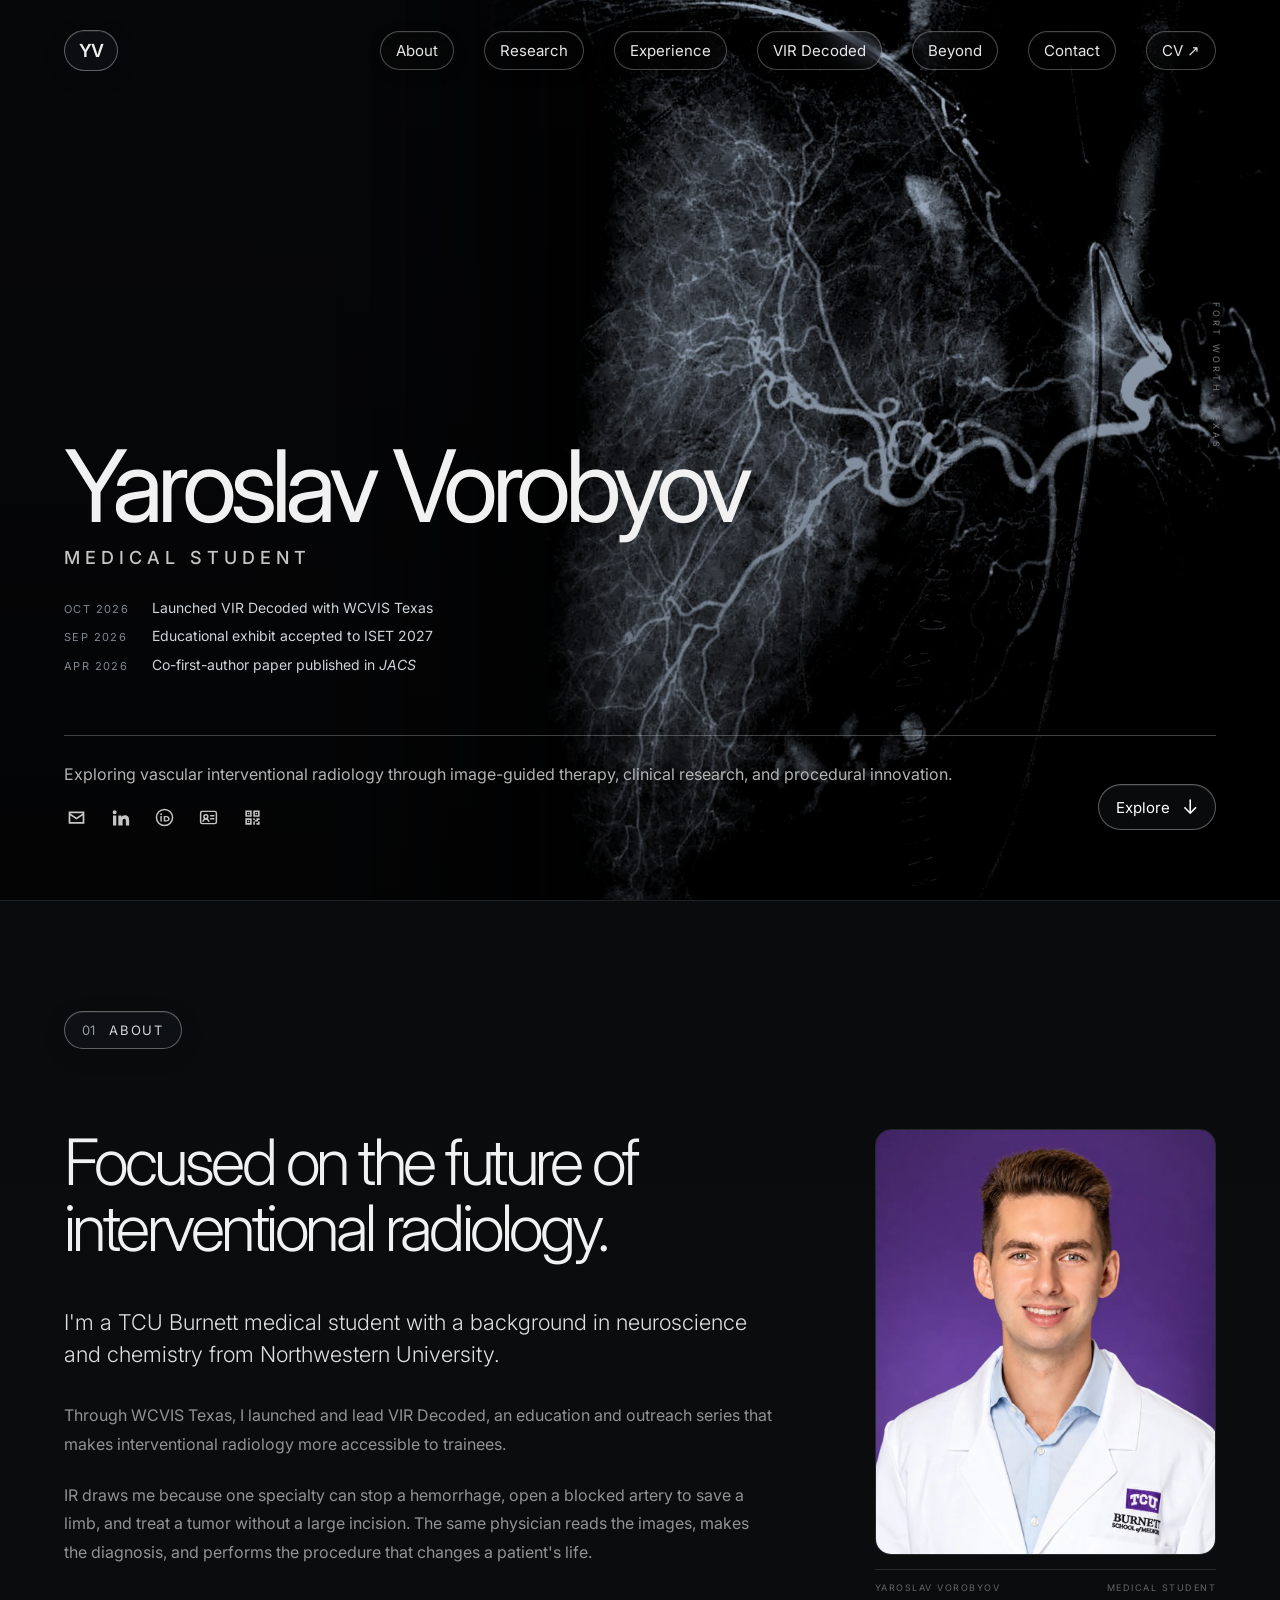
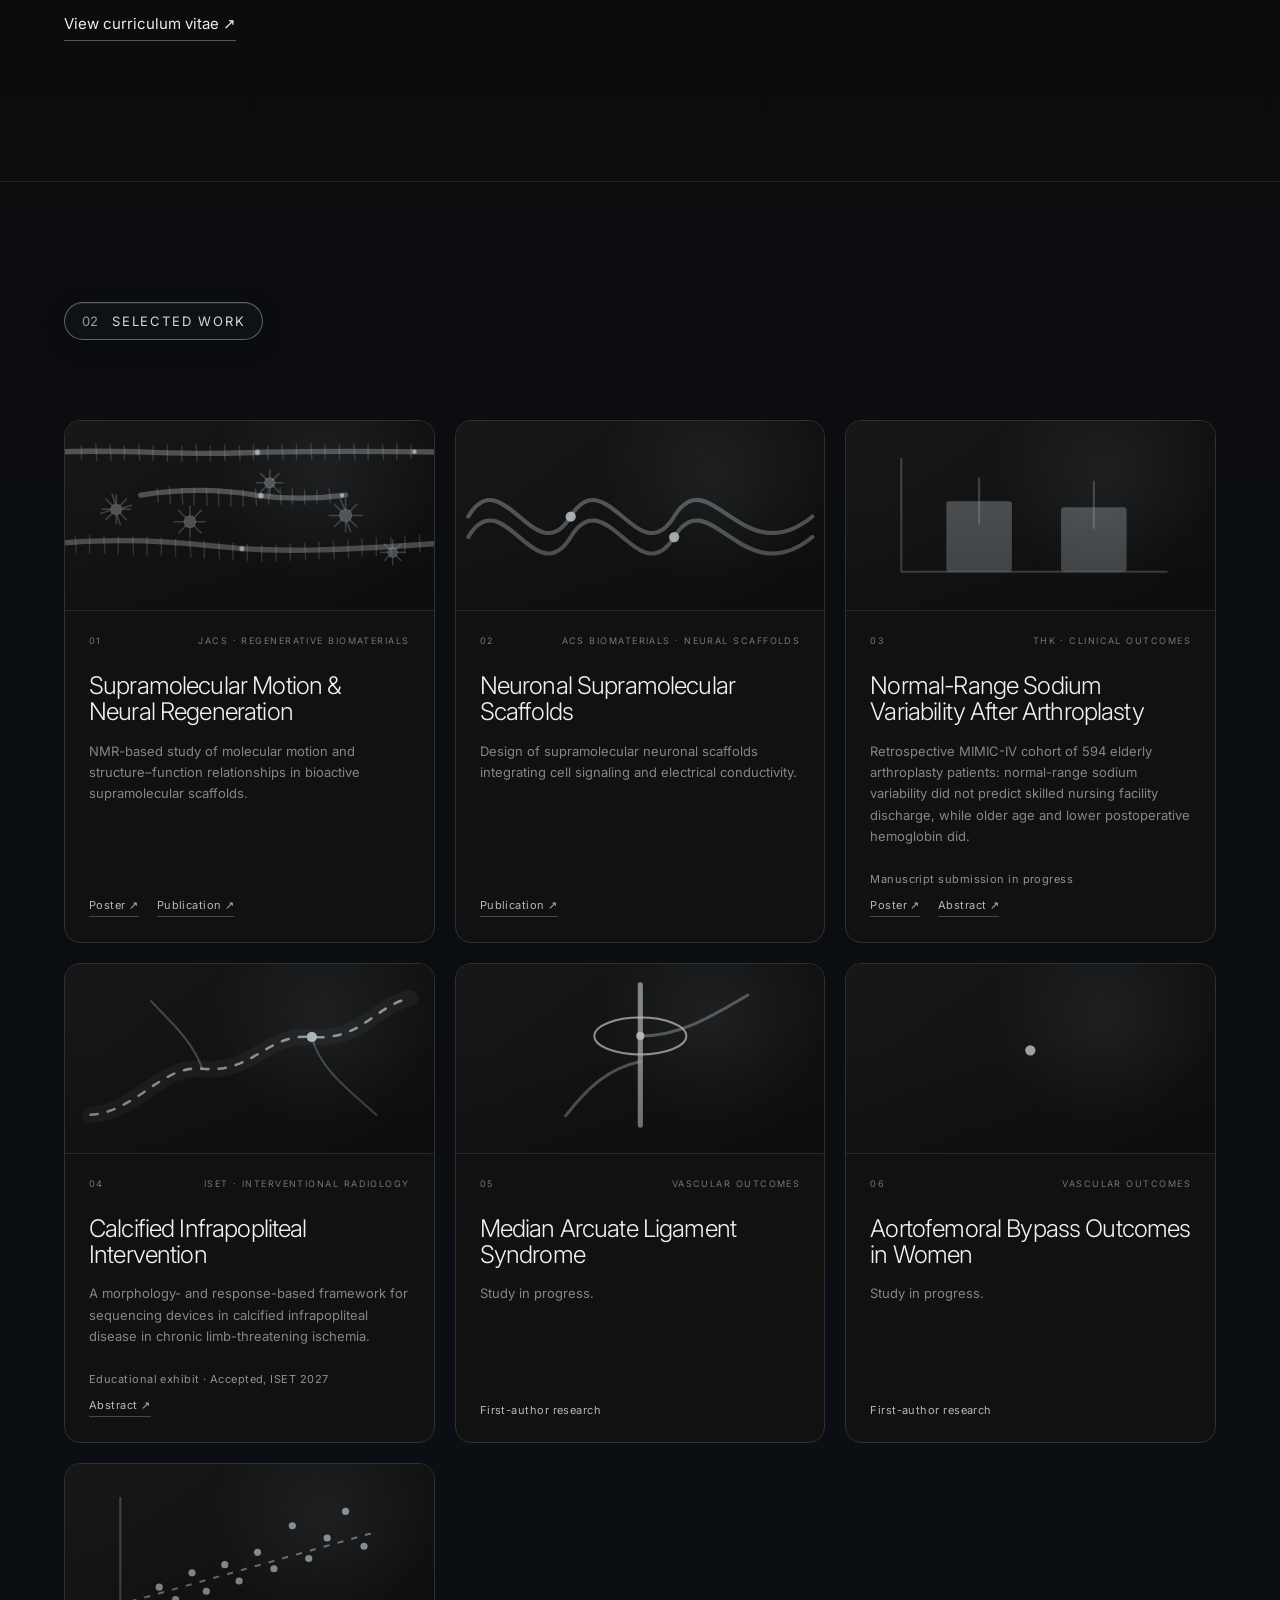
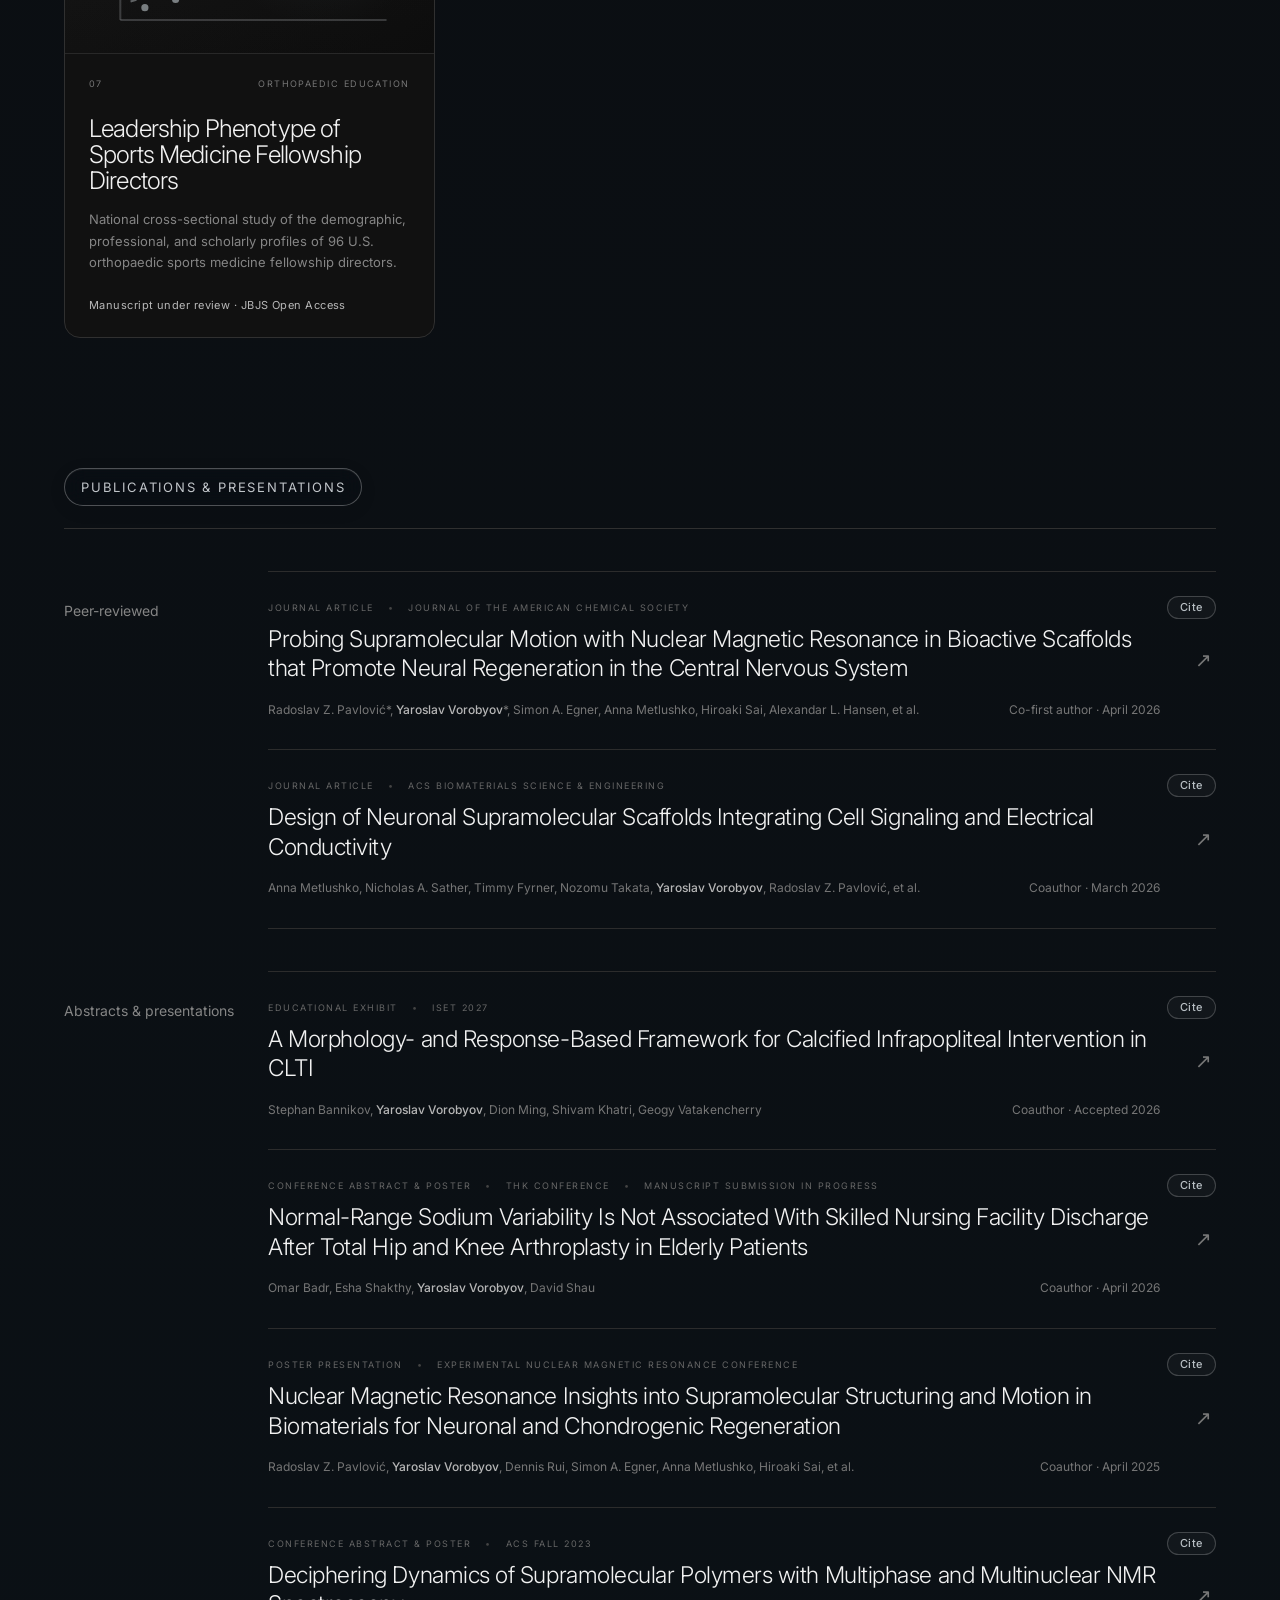
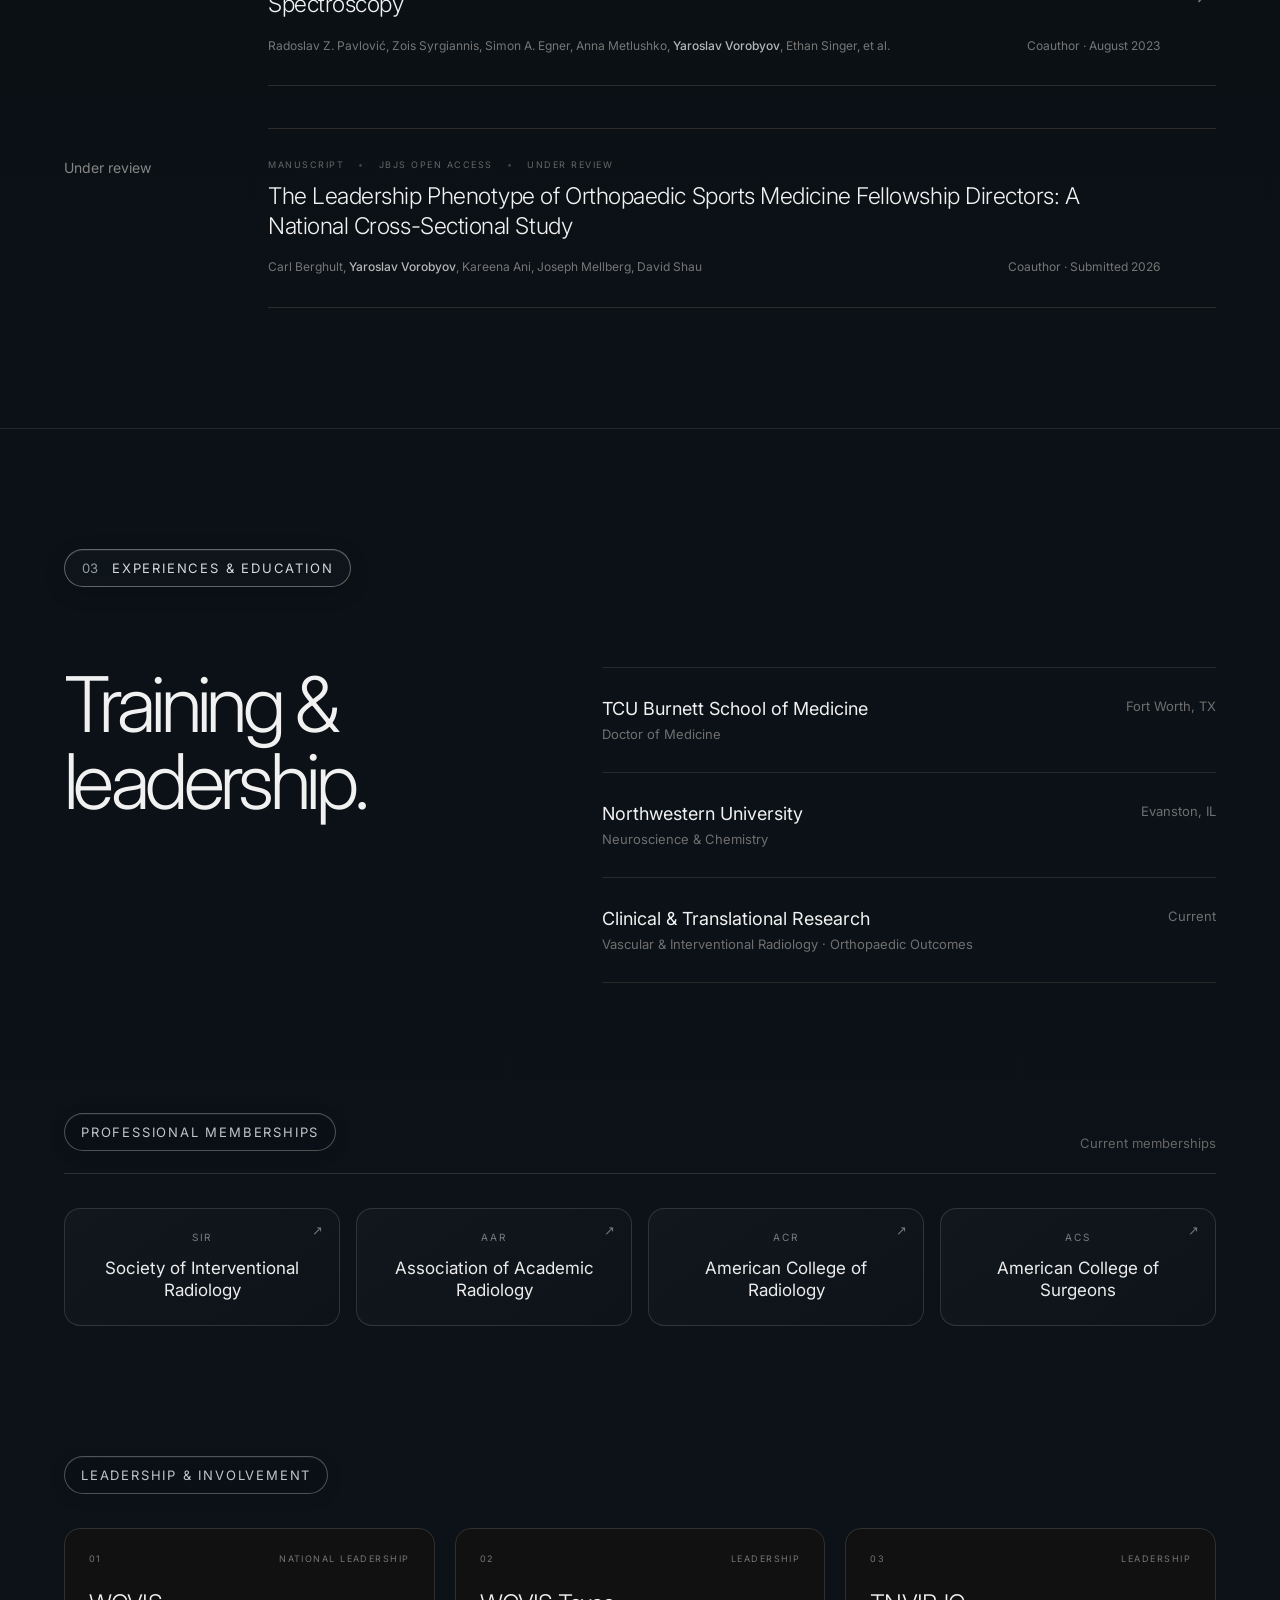
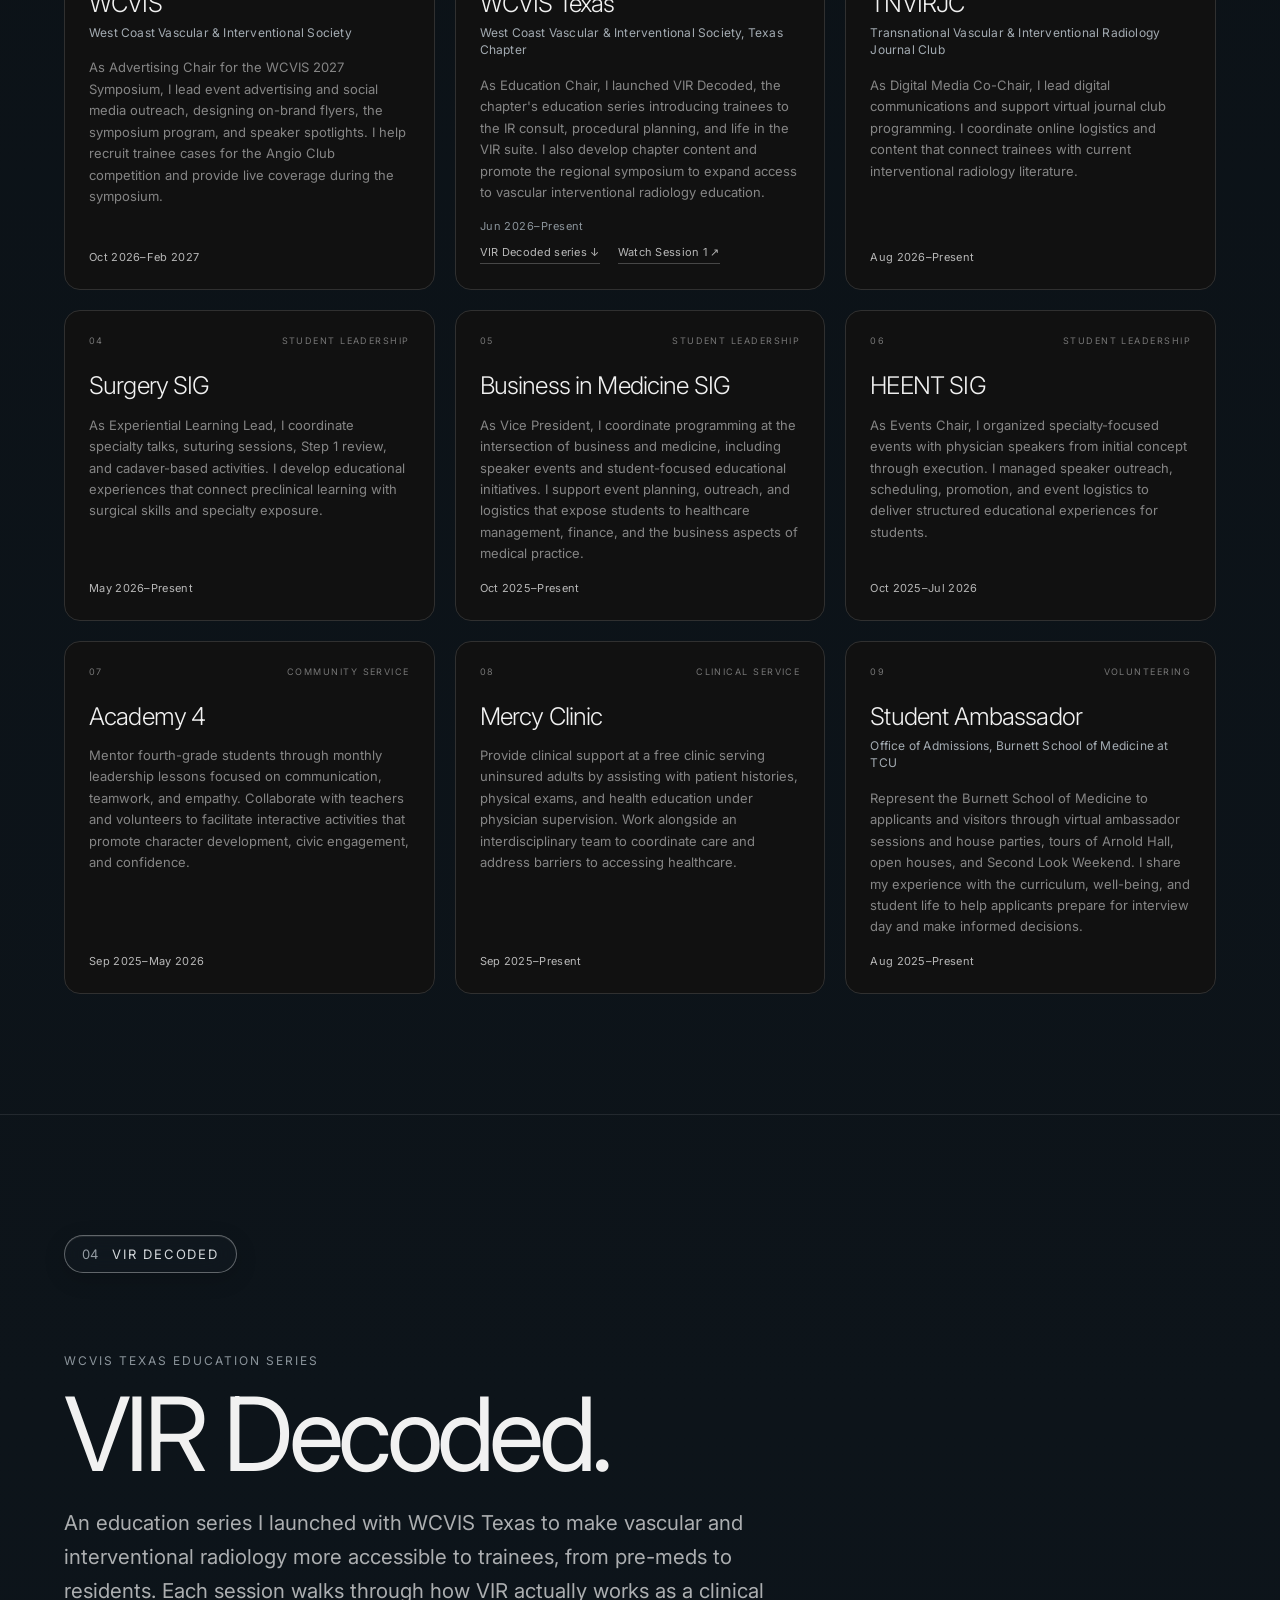
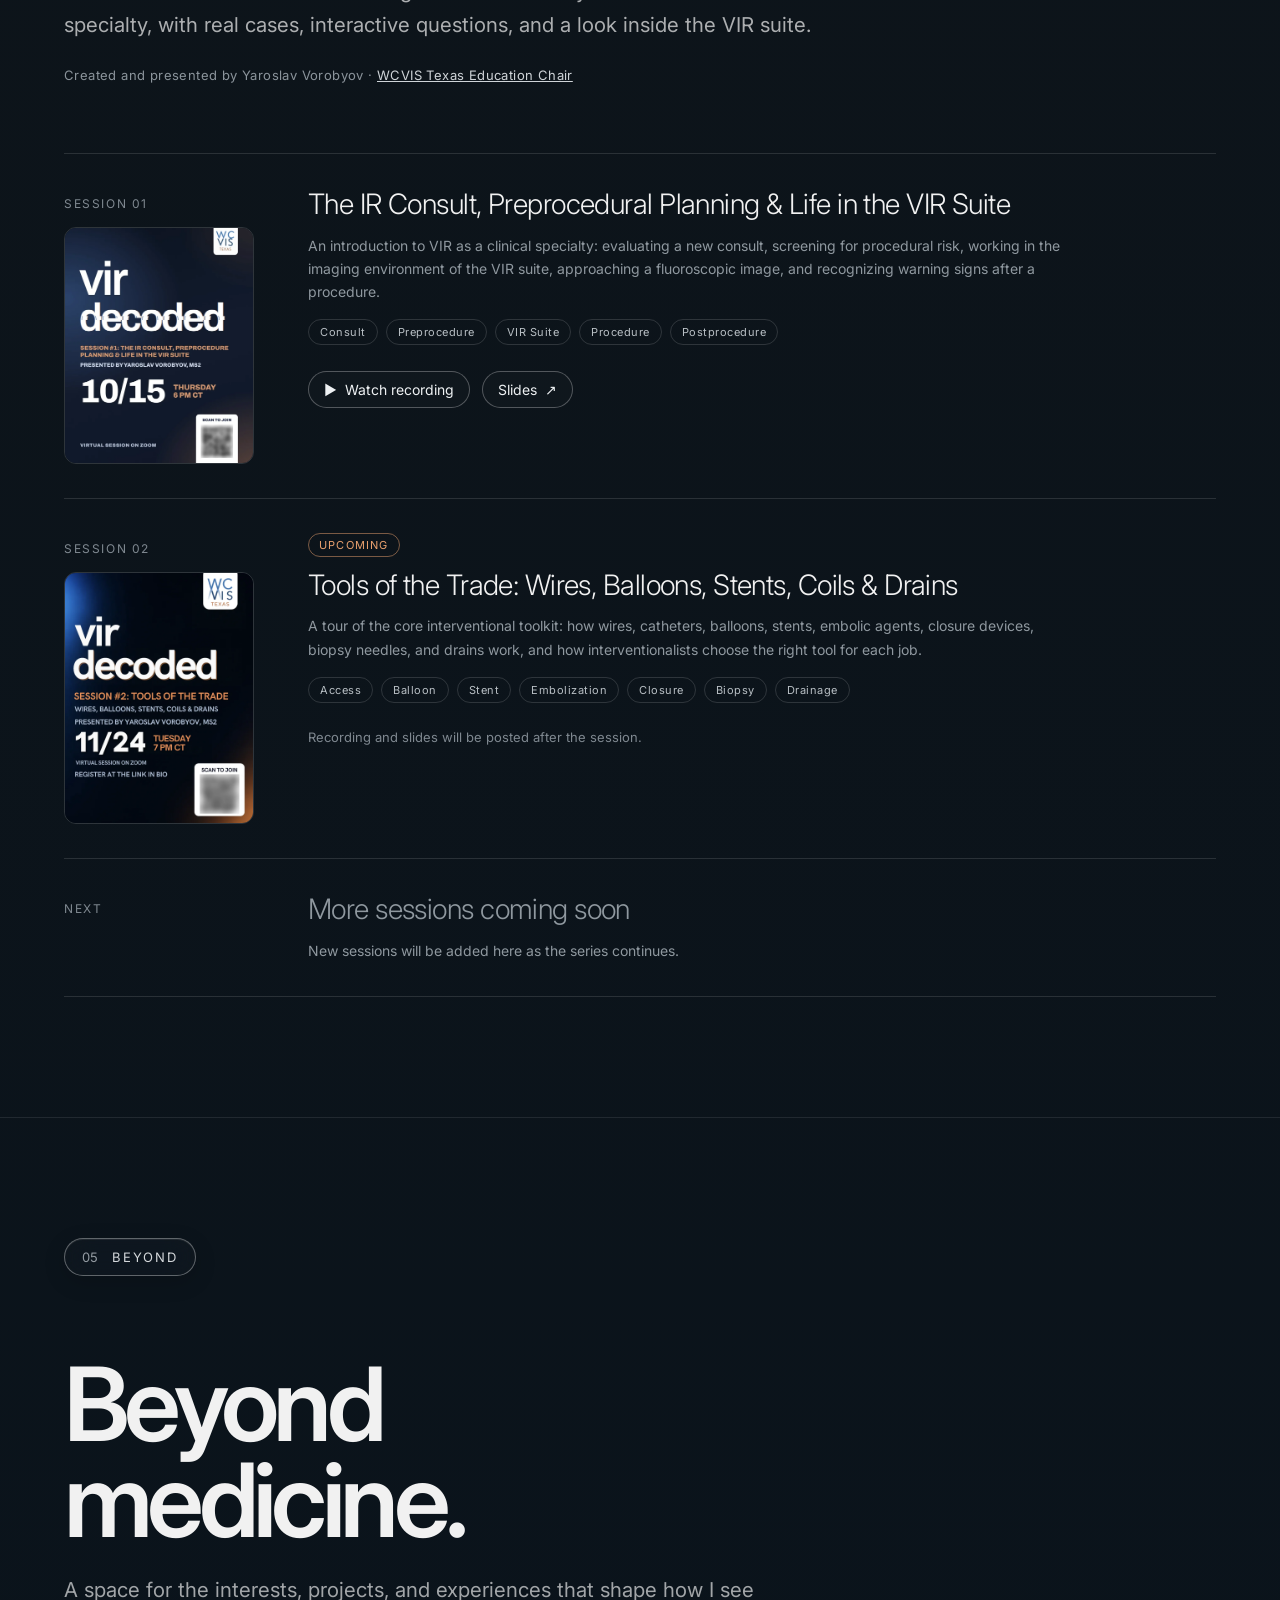
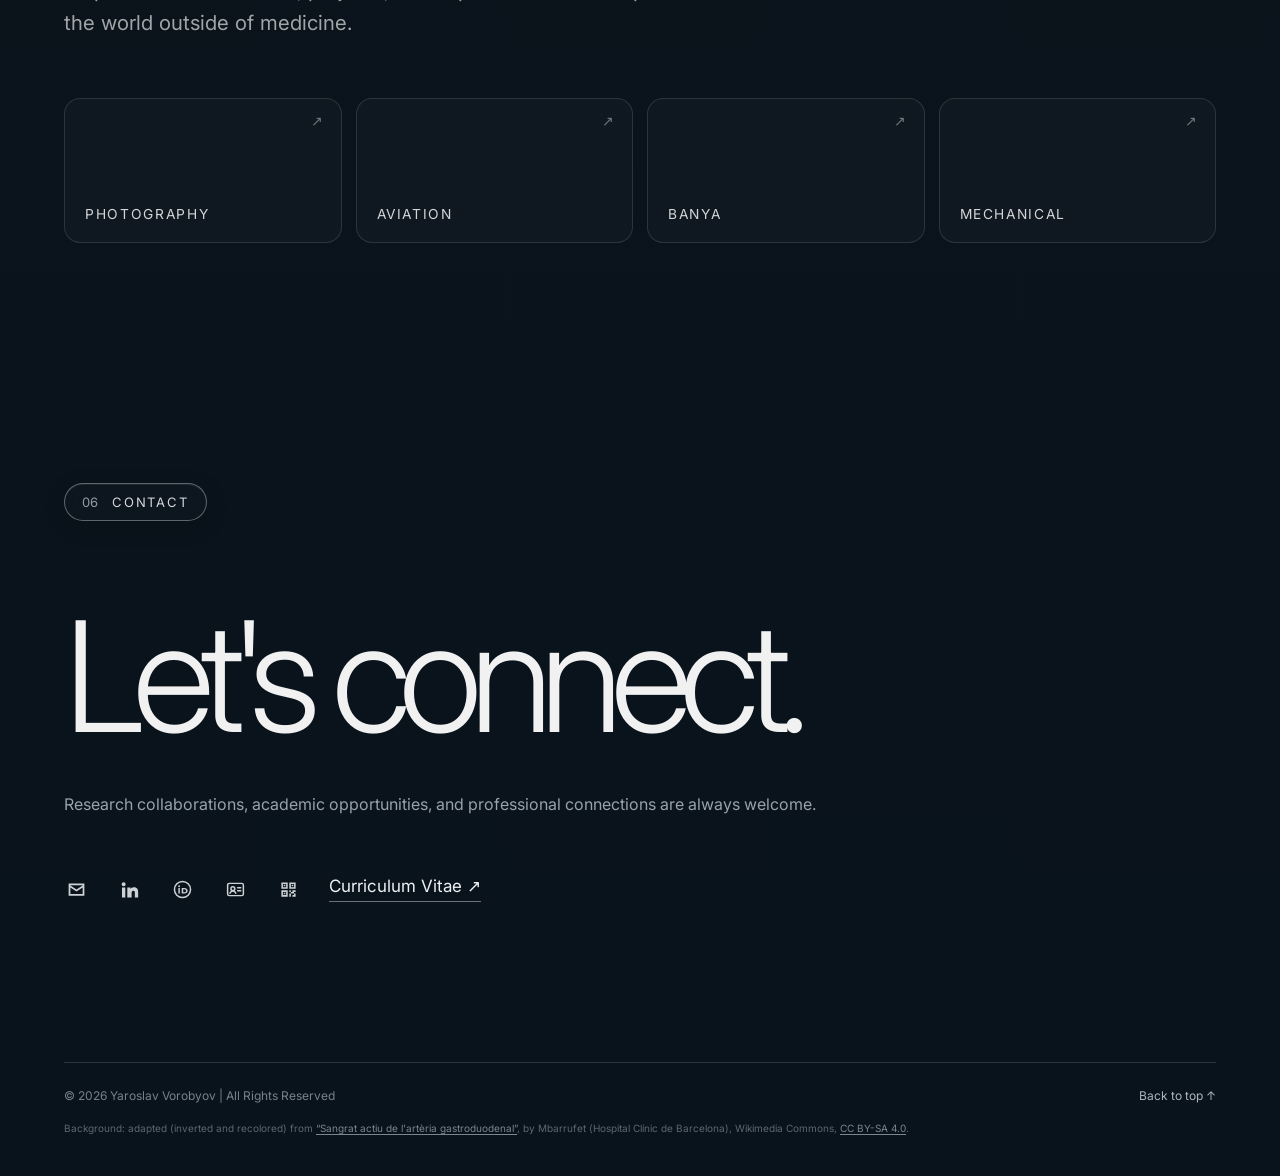
<file: index.html>
<!DOCTYPE html>
<html lang="en">

<head>
    <meta charset="UTF-8">
    <meta name="viewport" content="width=device-width, initial-scale=1.0">

    <title>Yaroslav Vorobyov</title>

    <meta
        name="description"
        content="Yaroslav Vorobyov — medical student and researcher interested in interventional radiology, vascular disease, and image-guided therapies."
    >

    <link rel="icon" href="favicon.ico" sizes="any">
    <link rel="icon" type="image/png" sizes="32x32" href="favicon-32.png">
    <link rel="apple-touch-icon" href="apple-touch-icon.png">
    <meta name="theme-color" content="#08090b">

    <meta property="og:type" content="website">
    <meta property="og:site_name" content="Yaroslav Vorobyov">
    <meta property="og:title" content="Yaroslav Vorobyov · Medical Student">
    <meta property="og:description" content="Medical student at TCU Burnett School of Medicine pursuing interventional radiology: research, publications, and IR education.">
    <meta property="og:url" content="https://yaroslavvorobyov.com/">
    <link rel="canonical" href="https://yaroslavvorobyov.com/">
    <meta property="og:image" content="https://yaroslavvorobyov.com/og-image.jpg">
    <meta property="og:image:width" content="1200">
    <meta property="og:image:height" content="630">
    <meta property="og:image:alt" content="Yaroslav Vorobyov, Medical Student, over a dark angiogram">
    <meta name="twitter:card" content="summary_large_image">
    <meta name="twitter:title" content="Yaroslav Vorobyov · Medical Student">
    <meta name="twitter:description" content="Medical student at TCU Burnett School of Medicine pursuing interventional radiology: research, publications, and IR education.">
    <meta name="twitter:image" content="https://yaroslavvorobyov.com/og-image.jpg">
    <link rel="stylesheet" href="style.css?v=20261115-3">
</head>

<body>

    <!-- Optional background video.
         Later we can upload a video as assets/hero.mp4.
         If no video exists, the gradient background still works. -->

<div class="background">
    <div class="background-flow" aria-hidden="true"></div>
    <div class="background-overlay"></div>
</div>

    <!-- NAVIGATION -->

    <nav>

        <a href="#" class="brand">
            YV
        </a>

        <div class="nav-links">
            <a href="#about">About</a>
            <a href="#research">Research</a>
            <a href="#experience">Experience</a>
            <a href="#vir-decoded">VIR Decoded</a>
            <a href="#beyond">Beyond</a>
            <a href="#contact">Contact</a>
            <a data-goatcounter-click="cv-download" href="cv.pdf" target="_blank" class="nav-cv">CV <span class="link-arrow" aria-hidden="true">↗︎</span></a>
        </div>

        <button class="menu-toggle"
                type="button"
                aria-label="Open navigation menu"
                aria-expanded="false"
                aria-controls="mobile-menu">
            <span></span>
            <span></span>
            <span></span>
        </button>

    </nav>

    <div class="mobile-menu-backdrop" aria-hidden="true"></div>

    <aside class="mobile-menu" id="mobile-menu" aria-hidden="true">
        <div class="mobile-menu-links">
            <a href="#about">About</a>
            <a href="#research">Research</a>
            <a href="#experience">Experience</a>
            <a href="#vir-decoded">VIR Decoded</a>
            <a href="#beyond">Beyond</a>
            <a href="#contact">Contact</a>
            <a data-goatcounter-click="cv-download" href="cv.pdf" target="_blank" class="mobile-menu-cv">CV <span class="link-arrow" aria-hidden="true">↗︎</span></a>
        </div>
    </aside>


    <!-- HERO -->

    <header class="hero">

        <div class="hero-inner">

            <h1>
    Yaroslav Vorobyov
</h1>

<p class="hero-subtitle">
    MEDICAL STUDENT
</p>

<ul class="hero-recent" aria-label="Recent updates">
    <li><span class="hr-date">Oct 2026</span><span>Launched VIR Decoded with WCVIS Texas</span></li>
    <li><span class="hr-date">Sep 2026</span><span>Educational exhibit accepted to ISET 2027</span></li>
    <li><span class="hr-date">Apr 2026</span><span>Co-first-author paper published in <em>JACS</em></span></li>
</ul>

            <div class="hero-bottom">

                <div class="hero-left">

                    <p class="hero-description">
                        Exploring vascular interventional radiology through image-guided therapy, clinical research, and procedural innovation.
                    </p>

                    <div class="hero-socials">

                        <a href="mailto:y.vorobyov@tcu.edu" aria-label="Email" title="Email">
                            <svg viewBox="0 0 24 24" aria-hidden="true" fill="#e6e6e6">
                                <path d="M3 5h18v14H3V5zm2 2v.3l7 4.7 7-4.7V7H5zm14 10V9.7l-7 4.7-7-4.7V17h14z"/>
                            </svg>
                        </a>

                        <a href="https://www.linkedin.com/in/yaroslav-vorobyov" target="_blank" rel="noopener noreferrer" aria-label="LinkedIn" title="LinkedIn">
                            <svg viewBox="0 0 24 24" aria-hidden="true" fill="#e6e6e6">
                                <path d="M5.3 3.8A2.3 2.3 0 1 1 5.3 8.4a2.3 2.3 0 0 1 0-4.6zM3.4 9.8h3.8V21H3.4V9.8zm6.1 0h3.6v1.5h.1c.5-1 1.8-2 3.8-2 4.1 0 4.9 2.7 4.9 6.2V21h-3.8v-4.9c0-1.2 0-2.8-1.7-2.8s-2 1.3-2 2.7v5H9.5V9.8z"/>
                            </svg>
                        </a>

                        <a href="https://orcid.org/0009-0000-1056-0069" target="_blank" rel="noopener noreferrer" aria-label="ORCID" title="ORCID">
                            <svg viewBox="0 0 24 24" aria-hidden="true">
                                <circle cx="12" cy="12" r="9.2" fill="none" stroke="#e6e6e6" stroke-width="1.7"/>
                                <circle cx="8.1" cy="8.3" r="1.05" fill="#e6e6e6"/>
                                <rect x="7.25" y="10.2" width="1.7" height="6.4" rx=".2" fill="#e6e6e6"/>
                                <path d="M11.1 10.2h2.8c2.4 0 4 1.25 4 3.2s-1.6 3.2-4 3.2h-2.8v-6.4zm1.7 1.45v3.5h1c1.45 0 2.3-.65 2.3-1.75s-.85-1.75-2.3-1.75h-1z" fill="#e6e6e6"/>
                            </svg>
                        </a>

                        <a data-goatcounter-click="save-contact" href="yaroslav-vorobyov.vcf" download aria-label="Save contact card" title="Save contact">
                            <svg viewBox="0 0 24 24" aria-hidden="true" fill="none" stroke="#e6e6e6" stroke-width="1.7" stroke-linejoin="round" stroke-linecap="round">
                                <rect x="3" y="5" width="18" height="14" rx="2"/>
                                <circle cx="9" cy="11" r="2.2"/>
                                <path d="M5.6 16.2c.6-1.6 1.9-2.4 3.4-2.4s2.8.8 3.4 2.4M14.5 10h3.5M14.5 13.5h3.5"/>
                            </svg>
                        </a>

                        <button type="button" data-goatcounter-click="qr-open" class="qr-open" aria-label="Show QR code" title="QR code" aria-haspopup="dialog" aria-controls="qr-dialog">
                            <svg viewBox="0 0 24 24" aria-hidden="true" fill="#e6e6e6">
                                <path d="M3 3h8v8H3V3zm2 2v4h4V5H5zm8-2h8v8h-8V3zm2 2v4h4V5h-4zM3 13h8v8H3v-8zm2 2v4h4v-4H5zm1-9h2v2H6V6zm10 0h2v2h-2V6zM6 16h2v2H6v-2zm7-3h2v2h-2v-2zm2 2h2v2h-2v-2zm2-2h4v2h-2v2h-2v-4zm-4 4h2v4h-2v-4zm4 2h2v2h-2v-2zm2-2h2v4h-4v-2h2v-2z"/>
                            </svg>
                        </button>

                    </div>

                </div>

                <a href="#about" class="explore">
                    <span>Explore</span>
                    <span class="arrow">↓</span>
                </a>

            </div>

        </div>

        <div class="hero-side">
            FORT WORTH, TEXAS
        </div>

    </header>


    <main class="site-gradient">

    <!-- ABOUT -->

   <section id="about" class="section about-section">

    <div class="section-heading">
        <p class="section-number">01</p>
        <p class="section-label">ABOUT</p>
    </div>


    <div class="about-layout">

    <div class="about-content">

<h2>
            Focused on the future of interventional radiology.
        </h2>

        <p class="about-intro">
            I'm a TCU Burnett medical student with a background in
            neuroscience and chemistry from Northwestern University.
        </p>

        <p class="about-text">
            Through WCVIS Texas, I launched and lead VIR Decoded, an
            education and outreach series that makes interventional
            radiology more accessible to trainees.
        </p>

        <p class="about-text">
            IR draws me because one specialty can stop a hemorrhage, open
            a blocked artery to save a limb, and treat a tumor without a
            large incision. The same physician reads the images, makes the
            diagnosis, and performs the procedure that changes a patient's
            life.
        </p>

        <a data-goatcounter-click="cv-download" href="cv.pdf" target="_blank" class="about-cv">
            View curriculum vitae <span class="link-arrow" aria-hidden="true">↗︎</span>
        </a>

    </div>


    <div class="about-photo-wrapper">

        <picture>
            <source srcset="headshot.webp" type="image/webp">
            <img
                src="headshot.jpg"
                alt="Yaroslav Vorobyov"
                class="about-photo"
                width="900" height="1274"
                loading="lazy"
            >
        </picture>

        <div class="photo-caption">
            <span>YAROSLAV VOROBYOV</span>
            <span>MEDICAL STUDENT</span>
        </div>

    </div>

</div>

</section>

    <!-- SELECTED WORK -->

    <section id="research" class="section selected-work-section">

        <div class="section-heading">
            <p class="section-number">02</p>
            <p class="section-label">SELECTED WORK</p>
        </div>

        <div class="work-grid">

<article class="work-card card-jacs">
                <div class="work-art" aria-hidden="true">
                    <svg viewBox="0 0 360 180" class="polymer-scene">
                        <g class="polymer-track track-a">
                            <path class="polymer-core" d="M-8 28 C52 25 108 31 164 29 C226 27 290 27 368 28" />
                            <circle class="polymer-bead bead-a bead-a1" r="2.6"><animateMotion dur="5.4s" repeatCount="indefinite" rotate="auto" path="M-8 28 C52 25 108 31 164 29 C226 27 290 27 368 28" /></circle>
                            <circle class="polymer-bead bead-a bead-a2" r="2.2"><animateMotion dur="5.4s" begin="-2.2s" repeatCount="indefinite" rotate="auto" path="M-8 28 C52 25 108 31 164 29 C226 27 290 27 368 28" /></circle>
                            <g class="polymer-bristles">
                                <path class="polymer-bristle" d="M16 22 L16 35" />
                                <path class="polymer-bristle" d="M30 20 L31 36" />
                                <path class="polymer-bristle" d="M44 21 L45 36" />
                                <path class="polymer-bristle" d="M58 22 L58 36" />
                                <path class="polymer-bristle" d="M72 21 L73 36" />
                                <path class="polymer-bristle" d="M86 22 L86 36" />
                                <path class="polymer-bristle" d="M100 21 L100 37" />
                                <path class="polymer-bristle" d="M114 22 L114 37" />
                                <path class="polymer-bristle" d="M128 21 L129 37" />
                                <path class="polymer-bristle" d="M142 22 L142 37" />
                                <path class="polymer-bristle" d="M156 21 L156 36" />
                                <path class="polymer-bristle" d="M170 22 L171 36" />
                                <path class="polymer-bristle" d="M184 21 L184 35" />
                                <path class="polymer-bristle" d="M198 22 L198 35" />
                                <path class="polymer-bristle" d="M212 21 L213 35" />
                                <path class="polymer-bristle" d="M226 21 L226 35" />
                                <path class="polymer-bristle" d="M240 20 L241 35" />
                                <path class="polymer-bristle" d="M254 21 L254 35" />
                                <path class="polymer-bristle" d="M268 21 L268 35" />
                                <path class="polymer-bristle" d="M282 20 L283 35" />
                                <path class="polymer-bristle" d="M296 21 L296 35" />
                                <path class="polymer-bristle" d="M310 21 L311 35" />
                                <path class="polymer-bristle" d="M324 20 L324 35" />
                                <path class="polymer-bristle" d="M338 21 L338 34" />
                            </g>
                        </g>

                        <g class="polymer-track track-b">
                            <path class="polymer-core" d="M74 70 C112 64 150 64 186 70 C214 74 244 74 274 70" />
                            <circle class="polymer-bead bead-b bead-b1" r="2.7"><animateMotion dur="4.8s" repeatCount="indefinite" rotate="auto" path="M74 70 C112 64 150 64 186 70 C214 74 244 74 274 70" /></circle>
                            <circle class="polymer-bead bead-b bead-b2" r="2.1"><animateMotion dur="4.8s" begin="-1.9s" repeatCount="indefinite" rotate="auto" path="M74 70 C112 64 150 64 186 70 C214 74 244 74 274 70" /></circle>
                            <g class="polymer-bristles">
                                <path class="polymer-bristle" d="M90 64 L91 77" />
                                <path class="polymer-bristle" d="M102 62 L103 79" />
                                <path class="polymer-bristle" d="M114 63 L115 79" />
                                <path class="polymer-bristle" d="M126 64 L126 80" />
                                <path class="polymer-bristle" d="M138 63 L139 80" />
                                <path class="polymer-bristle" d="M150 64 L150 81" />
                                <path class="polymer-bristle" d="M162 65 L162 81" />
                                <path class="polymer-bristle" d="M174 65 L174 81" />
                                <path class="polymer-bristle" d="M186 64 L187 80" />
                                <path class="polymer-bristle" d="M198 63 L199 79" />
                                <path class="polymer-bristle" d="M210 63 L211 79" />
                                <path class="polymer-bristle" d="M222 64 L222 79" />
                                <path class="polymer-bristle" d="M234 65 L234 79" />
                                <path class="polymer-bristle" d="M246 65 L246 78" />
                                <path class="polymer-bristle" d="M258 64 L259 77" />
                            </g>
                        </g>

                        <g class="polymer-track track-c">
                            <path class="polymer-core" d="M-18 118 C44 112 96 114 146 120 C210 127 276 124 382 116" />
                            <circle class="polymer-bead bead-c bead-c1" r="2.5"><animateMotion dur="5.9s" repeatCount="indefinite" rotate="auto" path="M-18 118 C44 112 96 114 146 120 C210 127 276 124 382 116" /></circle>
                            <circle class="polymer-bead bead-c bead-c2" r="2.1"><animateMotion dur="5.9s" begin="-3.1s" repeatCount="indefinite" rotate="auto" path="M-18 118 C44 112 96 114 146 120 C210 127 276 124 382 116" /></circle>
                            <g class="polymer-bristles">
                                <path class="polymer-bristle" d="M10 111 L11 126" />
                                <path class="polymer-bristle" d="M24 109 L24 127" />
                                <path class="polymer-bristle" d="M38 110 L39 127" />
                                <path class="polymer-bristle" d="M52 111 L52 128" />
                                <path class="polymer-bristle" d="M66 110 L67 128" />
                                <path class="polymer-bristle" d="M80 111 L80 129" />
                                <path class="polymer-bristle" d="M94 112 L94 129" />
                                <path class="polymer-bristle" d="M108 113 L108 130" />
                                <path class="polymer-bristle" d="M122 114 L123 131" />
                                <path class="polymer-bristle" d="M136 115 L136 132" />
                                <path class="polymer-bristle" d="M150 116 L151 132" />
                                <path class="polymer-bristle" d="M164 117 L164 133" />
                                <path class="polymer-bristle" d="M178 118 L178 134" />
                                <path class="polymer-bristle" d="M192 119 L192 135" />
                                <path class="polymer-bristle" d="M206 119 L206 135" />
                                <path class="polymer-bristle" d="M220 118 L220 134" />
                                <path class="polymer-bristle" d="M234 117 L235 133" />
                                <path class="polymer-bristle" d="M248 116 L248 132" />
                                <path class="polymer-bristle" d="M262 115 L263 132" />
                                <path class="polymer-bristle" d="M276 114 L277 131" />
                                <path class="polymer-bristle" d="M290 113 L290 130" />
                                <path class="polymer-bristle" d="M304 112 L304 129" />
                                <path class="polymer-bristle" d="M318 111 L319 128" />
                                <path class="polymer-bristle" d="M332 110 L332 126" />
                                <path class="polymer-bristle" d="M346 109 L347 125" />
                            </g>
                        </g>

                        <g class="polymer-cluster cluster-1" transform="translate(50 84)">
                            <circle class="cluster-core" cx="0" cy="0" r="5.8" />
                            <g class="cluster-rays">
                                <path d="M0 -14 L0 -6" /><path d="M0 14 L0 6" /><path d="M-14 0 L-6 0" /><path d="M14 0 L6 0" />
                                <path d="M-10 -10 L-4 -4" /><path d="M10 10 L4 4" /><path d="M10 -10 L4 -4" /><path d="M-10 10 L-4 4" />
                                <path d="M-4 -15 L-1 -6" /><path d="M4 15 L1 6" /><path d="M15 -4 L6 -1" /><path d="M-15 4 L-6 1" />
                            </g>
                        </g>
                        <g class="polymer-cluster cluster-2" transform="translate(122 96)">
                            <circle class="cluster-core" cx="0" cy="0" r="6.2" />
                            <g class="cluster-rays">
                                <path d="M0 -15 L0 -6" /><path d="M0 15 L0 6" /><path d="M-15 0 L-6 0" /><path d="M15 0 L6 0" />
                                <path d="M-11 -11 L-4 -4" /><path d="M11 11 L4 4" /><path d="M11 -11 L4 -4" /><path d="M-11 11 L-4 4" />
                            </g>
                        </g>
                        <g class="polymer-cluster cluster-3" transform="translate(200 58)">
                            <circle class="cluster-core" cx="0" cy="0" r="5.4" />
                            <g class="cluster-rays">
                                <path d="M0 -13 L0 -5" /><path d="M0 13 L0 5" /><path d="M-13 0 L-5 0" /><path d="M13 0 L5 0" />
                                <path d="M-9 -9 L-3 -3" /><path d="M9 9 L3 3" /><path d="M9 -9 L3 -3" /><path d="M-9 9 L-3 3" />
                            </g>
                        </g>
                        <g class="polymer-cluster cluster-4" transform="translate(274 90)">
                            <circle class="cluster-core" cx="0" cy="0" r="6.4" />
                            <g class="cluster-rays">
                                <path d="M0 -16 L0 -6" /><path d="M0 16 L0 6" /><path d="M-16 0 L-6 0" /><path d="M16 0 L6 0" />
                                <path d="M-11 -11 L-4 -4" /><path d="M11 11 L4 4" /><path d="M11 -11 L4 -4" /><path d="M-11 11 L-4 4" />
                                <path d="M-5 -16 L-1 -6" /><path d="M5 16 L1 6" />
                            </g>
                        </g>
                        <g class="polymer-cluster cluster-5" transform="translate(320 126)">
                            <circle class="cluster-core" cx="0" cy="0" r="5.2" />
                            <g class="cluster-rays">
                                <path d="M0 -12 L0 -5" /><path d="M0 12 L0 5" /><path d="M-12 0 L-5 0" /><path d="M12 0 L5 0" />
                                <path d="M-8 -8 L-3 -3" /><path d="M8 8 L3 3" /><path d="M8 -8 L3 -3" /><path d="M-8 8 L-3 3" />
                            </g>
                        </g>
                    </svg>
                </div>
                <div class="work-card-body">
                    <div class="work-card-meta"><span>01</span><span>JACS · REGENERATIVE BIOMATERIALS</span></div>
                    <h3>Supramolecular Motion &amp; Neural Regeneration</h3>
                    <p>NMR-based study of molecular motion and structure–function relationships in bioactive supramolecular scaffolds.</p>
                    <div class="work-foot work-foot-links">
                        <a class="work-foot-link" href="acs-poster.pdf" target="_blank" rel="noopener noreferrer">Poster <span class="link-arrow" aria-hidden="true">↗︎</span></a>
                        <a class="work-foot-link" href="https://doi.org/10.1021/jacs.6c01684" target="_blank" rel="noopener noreferrer">Publication <span class="link-arrow" aria-hidden="true">↗︎</span></a>
                    </div>
                </div>
            </article>

<article class="work-card card-biomaterials">
                <div class="work-art" aria-hidden="true">
                    <svg viewBox="0 0 360 180">
                        <path class="bio-wave wave-a" d="M12 91 C45 35 78 147 112 91 C146 35 179 147 213 91 C247 35 280 147 348 91" />
                        <path class="bio-wave wave-b" d="M12 111 C45 55 78 167 112 111 C146 55 179 167 213 111 C247 55 280 167 348 111" />
                        <circle class="bio-dot d1" cx="112" cy="91" r="5" />
                        <circle class="bio-dot d2" cx="213" cy="111" r="5" />
                    </svg>
                </div>
                <div class="work-card-body">
                    <div class="work-card-meta"><span>02</span><span>ACS BIOMATERIALS · NEURAL SCAFFOLDS</span></div>
                    <h3>Neuronal Supramolecular Scaffolds</h3>
                    <p>Design of supramolecular neuronal scaffolds integrating cell signaling and electrical conductivity.</p>
                    <a class="work-foot work-foot-link" href="https://doi.org/10.1021/acsbiomaterials.5c01720" target="_blank" rel="noopener noreferrer">Publication <span class="link-arrow" aria-hidden="true">↗︎</span></a>
                </div>
            </article>

<article class="work-card card-sodium">
                <div class="work-art" aria-hidden="true">
                    <svg viewBox="0 0 360 180">
                        <line class="chart-axis" x1="54" y1="145" x2="314" y2="145" />
                        <line class="chart-axis" x1="54" y1="34" x2="54" y2="145" />
                        <rect class="chart-bar sodium-one" x="98" y="76" width="64" height="69" rx="3" />
                        <rect class="chart-bar sodium-two" x="210" y="82" width="64" height="63" rx="3" />
                        <line class="chart-error" x1="130" y1="53" x2="130" y2="99" />
                        <line class="chart-error" x1="242" y1="56" x2="242" y2="103" />
                    </svg>
                </div>
                <div class="work-card-body">
                    <div class="work-card-meta"><span>03</span><span>THK · CLINICAL OUTCOMES</span></div>
                    <h3>Normal-Range Sodium Variability After Arthroplasty</h3>
                    <p>Retrospective MIMIC-IV cohort of 594 elderly arthroplasty patients: normal-range sodium variability did not predict skilled nursing facility discharge, while older age and lower postoperative hemoglobin did.</p>
                    <div class="work-foot">
                        <span class="work-status">Manuscript submission in progress</span>
                        <div class="work-foot-links">
                        <a class="work-foot-link" href="arthroplasty-poster.pdf" target="_blank" rel="noopener noreferrer">Poster <span class="link-arrow" aria-hidden="true">↗︎</span></a>
                        <a class="work-foot-link" href="arthroplasty-abstract.pdf" target="_blank" rel="noopener noreferrer">Abstract <span class="link-arrow" aria-hidden="true">↗︎</span></a>
                        </div>
                    </div>
                </div>
            </article>

<article class="work-card card-ir">
                <div class="work-art" aria-hidden="true">
                    <svg viewBox="0 0 360 180">
                        <path class="ir-shadow" d="M25 145 C70 142 94 96 134 100 C184 105 197 65 241 69 C289 73 302 39 337 31" />
                        <path class="ir-flow" d="M25 145 C70 142 94 96 134 100 C184 105 197 65 241 69 C289 73 302 39 337 31" />
                        <path class="ir-branch" d="M134 100 C125 73 102 53 84 34" />
                        <path class="ir-branch" d="M241 69 C249 101 278 121 304 145" />
                        <circle class="ir-pulse" cx="241" cy="69" r="5" />
                    </svg>
                </div>
                <div class="work-card-body">
                    <div class="work-card-meta"><span>04</span><span>ISET · INTERVENTIONAL RADIOLOGY</span></div>
                    <h3>Calcified Infrapopliteal Intervention</h3>
                    <p>A morphology- and response-based framework for sequencing devices in calcified infrapopliteal disease in chronic limb-threatening ischemia.</p>
                    <div class="work-foot">
                        <span class="work-status">Educational exhibit · Accepted, ISET 2027</span>
                        <div class="work-foot-links">
                            <a class="work-foot-link" href="iset-abstract.pdf" target="_blank" rel="noopener noreferrer">Abstract <span class="link-arrow" aria-hidden="true">↗︎</span></a>
                        </div>
                    </div>
                </div>
            </article>

<article class="work-card card-mals">
                <div class="work-art" aria-hidden="true">
                    <svg viewBox="0 0 360 180">
                        <path class="mals-aorta" d="M180 18 L180 155" />
                        <path class="mals-branch" d="M180 68 C218 68 248 50 285 28" />
                        <path class="mals-branch" d="M180 93 C148 100 128 119 107 146" />
                        <ellipse class="mals-ring" cx="180" cy="68" rx="45" ry="18" />
                        <circle class="mals-focus" cx="180" cy="68" r="4" />
                    </svg>
                </div>
                <div class="work-card-body">
                    <div class="work-card-meta"><span>05</span><span>VASCULAR OUTCOMES</span></div>
                    <h3>Median Arcuate Ligament Syndrome</h3>
                    <p>Study in progress.</p>
                    <span class="work-foot">First-author research</span>
                </div>
            </article>

<article class="work-card card-aorto">
                <div class="work-art" aria-hidden="true">
                    <svg viewBox="0 0 360 180">
                        <path class="aorto-main" d="M180 14 L180 83" />
                        <path class="aorto-left" d="M180 82 C164 94 147 110 132 161" />
                        <path class="aorto-right" d="M180 82 C196 94 213 110 228 161" />
                        <path class="aorto-side" d="M180 48 C151 48 133 36 116 22" />
                        <path class="aorto-side" d="M180 48 C209 48 227 36 244 22" />
                        <circle class="aorto-node" cx="180" cy="82" r="5" />
                    </svg>
                </div>
                <div class="work-card-body">
                    <div class="work-card-meta"><span>06</span><span>VASCULAR OUTCOMES</span></div>
                    <h3>Aortofemoral Bypass Outcomes in Women</h3>
                    <p>Study in progress.</p>
                    <span class="work-foot">First-author research</span>
                </div>
            </article>

<article class="work-card card-fd">
                <div class="work-art" aria-hidden="true">
                    <svg viewBox="0 0 360 180">
                        <line class="chart-axis" x1="54" y1="150" x2="314" y2="150" />
                        <line class="chart-axis" x1="54" y1="30" x2="54" y2="150" />
                        <line class="fd-trend" x1="64" y1="132" x2="304" y2="64" />
                        <circle class="fd-dot" cx="78" cy="138" r="3.5" /><circle class="fd-dot" cx="92" cy="118" r="3.5" />
                        <circle class="fd-dot" cx="108" cy="130" r="3.5" /><circle class="fd-dot" cx="124" cy="104" r="3.5" />
                        <circle class="fd-dot" cx="138" cy="122" r="3.5" /><circle class="fd-dot" cx="156" cy="96" r="3.5" />
                        <circle class="fd-dot" cx="170" cy="112" r="3.5" /><circle class="fd-dot" cx="188" cy="84" r="3.5" />
                        <circle class="fd-dot" cx="204" cy="100" r="3.5" /><circle class="fd-dot" cx="222" cy="58" r="3.5" />
                        <circle class="fd-dot" cx="238" cy="90" r="3.5" /><circle class="fd-dot" cx="256" cy="70" r="3.5" />
                        <circle class="fd-dot" cx="274" cy="44" r="3.5" /><circle class="fd-dot" cx="292" cy="78" r="3.5" />
                    </svg>
                </div>
                <div class="work-card-body">
                    <div class="work-card-meta"><span>07</span><span>ORTHOPAEDIC EDUCATION</span></div>
                    <h3>Leadership Phenotype of Sports Medicine Fellowship Directors</h3>
                    <p>National cross-sectional study of the demographic, professional, and scholarly profiles of 96 U.S. orthopaedic sports medicine fellowship directors.</p>
                    <span class="work-foot">Manuscript under review · JBJS Open Access</span>
                </div>
            </article>

        </div>

        <div class="publications-block">
            <div class="publications-heading heading-pill-row">
                <p class="frosted-section-pill">PUBLICATIONS &amp; PRESENTATIONS</p>
            </div>

            <div class="pub-year-group">
                <div class="pub-year">Peer-reviewed</div>
                <div class="pub-list">
                    <div class="pub-item">
                        <a class="pub-entry" href="https://doi.org/10.1021/jacs.6c01684" target="_blank" rel="noopener noreferrer">
                            <div class="pub-meta"><span>JOURNAL ARTICLE</span><span>JOURNAL OF THE AMERICAN CHEMICAL SOCIETY</span></div>
                            <h3>Probing Supramolecular Motion with Nuclear Magnetic Resonance in Bioactive Scaffolds that Promote Neural Regeneration in the Central Nervous System</h3>
                            <div class="pub-bottom"><p>Radoslav Z. Pavlović*, <strong>Yaroslav Vorobyov</strong>*, Simon A. Egner, Anna Metlushko, Hiroaki Sai, Alexandar L. Hansen, et al.</p><p class="pub-role">Co-first author · April 2026</p></div>
                            <span class="pub-arrow link-arrow" aria-hidden="true">↗︎</span>
                        </a>
                        <button type="button" class="cite-btn" data-goatcounter-click="cite" data-cite="Pavlović RZ*, Vorobyov Y*, Egner SA, Metlushko A, Sai H, Hansen AL, et al. Probing supramolecular motion with nuclear magnetic resonance in bioactive scaffolds that promote neural regeneration in the central nervous system. J Am Chem Soc. 2026;148:18004-18019. doi:10.1021/jacs.6c01684. *Co-first authors." aria-label="Copy citation">Cite</button>
                    </div>

                    <div class="pub-item">
                        <a class="pub-entry" href="https://doi.org/10.1021/acsbiomaterials.5c01720" target="_blank" rel="noopener noreferrer">
                            <div class="pub-meta"><span>JOURNAL ARTICLE</span><span>ACS BIOMATERIALS SCIENCE &amp; ENGINEERING</span></div>
                            <h3>Design of Neuronal Supramolecular Scaffolds Integrating Cell Signaling and Electrical Conductivity</h3>
                            <div class="pub-bottom"><p>Anna Metlushko, Nicholas A. Sather, Timmy Fyrner, Nozomu Takata, <strong>Yaroslav Vorobyov</strong>, Radoslav Z. Pavlović, et al.</p><p class="pub-role">Coauthor · March 2026</p></div>
                            <span class="pub-arrow link-arrow" aria-hidden="true">↗︎</span>
                        </a>
                        <button type="button" class="cite-btn" data-goatcounter-click="cite" data-cite="Metlushko A, Sather NA, Fyrner T, Takata N, Vorobyov Y, Pavlović RZ, et al. Design of neuronal supramolecular scaffolds integrating cell signaling and electrical conductivity. ACS Biomater Sci Eng. 2026;12:2285-2300. doi:10.1021/acsbiomaterials.5c01720" aria-label="Copy citation">Cite</button>
                    </div>
                </div>
            </div>

            <div class="pub-year-group">
                <div class="pub-year">Abstracts &amp; presentations</div>
                <div class="pub-list">
                    <div class="pub-item">
                        <a class="pub-entry" href="iset-abstract.pdf" target="_blank" rel="noopener noreferrer">
                            <div class="pub-meta"><span>EDUCATIONAL EXHIBIT</span><span>ISET 2027</span></div>
                            <h3>A Morphology- and Response-Based Framework for Calcified Infrapopliteal Intervention in CLTI</h3>
                            <div class="pub-bottom">
                                <p>Stephan Bannikov, <strong>Yaroslav Vorobyov</strong>, Dion Ming, Shivam Khatri, Geogy Vatakencherry</p>
                                <p class="pub-role">Coauthor · Accepted 2026</p>
                            </div>
                            <span class="pub-arrow link-arrow" aria-hidden="true">↗︎</span>
                        </a>
                        <button type="button" class="cite-btn" data-goatcounter-click="cite" data-cite="Bannikov S, Vorobyov Y, Ming D, Khatri S, Vatakencherry G. A morphology- and response-based framework for calcified infrapopliteal intervention in CLTI. Educational exhibit accepted to: International Symposium on Endovascular Therapy (ISET); 2027." aria-label="Copy citation">Cite</button>
                    </div>

                    <div class="pub-item">
                        <a class="pub-entry" href="arthroplasty-poster.pdf" target="_blank" rel="noopener noreferrer">
                            <div class="pub-meta"><span>CONFERENCE ABSTRACT &amp; POSTER</span><span>THK CONFERENCE</span><span>MANUSCRIPT SUBMISSION IN PROGRESS</span></div>
                            <h3>Normal-Range Sodium Variability Is Not Associated With Skilled Nursing Facility Discharge After Total Hip and Knee Arthroplasty in Elderly Patients</h3>
                            <div class="pub-bottom"><p>Omar Badr, Esha Shakthy, <strong>Yaroslav Vorobyov</strong>, David Shau</p><p class="pub-role">Coauthor · April 2026</p></div>
                            <span class="pub-arrow link-arrow" aria-hidden="true">↗︎</span>
                        </a>
                        <button type="button" class="cite-btn" data-goatcounter-click="cite" data-cite="Badr O, Shakthy E, Vorobyov Y, Shau D. Normal-range sodium variability is not associated with skilled nursing facility discharge after total hip and knee arthroplasty in elderly patients. Poster presented at: THK Conference; April 2026." aria-label="Copy citation">Cite</button>
                    </div>

                    <div class="pub-item">
                        <a class="pub-entry" href="enc-abstract.pdf" target="_blank" rel="noopener noreferrer">
                            <div class="pub-meta"><span>POSTER PRESENTATION</span><span>EXPERIMENTAL NUCLEAR MAGNETIC RESONANCE CONFERENCE</span></div>
                            <h3>Nuclear Magnetic Resonance Insights into Supramolecular Structuring and Motion in Biomaterials for Neuronal and Chondrogenic Regeneration</h3>
                            <div class="pub-bottom"><p>Radoslav Z. Pavlović, <strong>Yaroslav Vorobyov</strong>, Dennis Rui, Simon A. Egner, Anna Metlushko, Hiroaki Sai, et al.</p><p class="pub-role">Coauthor · April 2025</p></div>
                            <span class="pub-arrow link-arrow" aria-hidden="true">↗︎</span>
                        </a>
                        <button type="button" class="cite-btn" data-goatcounter-click="cite" data-cite="Pavlović RZ, Vorobyov Y, Rui D, Egner SA, Metlushko A, Sai H, et al. Nuclear magnetic resonance insights into supramolecular structuring and motion in biomaterials for neuronal and chondrogenic regeneration. Poster presented at: Experimental Nuclear Magnetic Resonance Conference; April 2025." aria-label="Copy citation">Cite</button>
                    </div>

                    <div class="pub-item">
                        <a class="pub-entry" href="acs-poster.pdf" target="_blank" rel="noopener noreferrer">
                            <div class="pub-meta"><span>CONFERENCE ABSTRACT &amp; POSTER</span><span>ACS FALL 2023</span></div>
                            <h3>Deciphering Dynamics of Supramolecular Polymers with Multiphase and Multinuclear NMR Spectroscopy</h3>
                            <div class="pub-bottom"><p>Radoslav Z. Pavlović, Zois Syrgiannis, Simon A. Egner, Anna Metlushko, <strong>Yaroslav Vorobyov</strong>, Ethan Singer, et al.</p><p class="pub-role">Coauthor · August 2023</p></div>
                            <span class="pub-arrow link-arrow" aria-hidden="true">↗︎</span>
                        </a>
                        <button type="button" class="cite-btn" data-goatcounter-click="cite" data-cite="Pavlović RZ, Syrgiannis Z, Egner SA, Metlushko A, Vorobyov Y, Singer E, et al. Deciphering dynamics of supramolecular polymers with multiphase and multinuclear NMR spectroscopy. Poster presented at: ACS Fall 2023; August 2023; San Francisco, CA." aria-label="Copy citation">Cite</button>
                    </div>
                </div>
            </div>

            <div class="pub-year-group">
                <div class="pub-year">Under review</div>
                <div class="pub-list">
                    <div class="pub-item">
                        <article class="pub-entry pub-entry-static">
                            <div class="pub-meta"><span>MANUSCRIPT</span><span>JBJS OPEN ACCESS</span><span>UNDER REVIEW</span></div>
                            <h3>The Leadership Phenotype of Orthopaedic Sports Medicine Fellowship Directors: A National Cross-Sectional Study</h3>
                            <div class="pub-bottom">
                                <p>Carl Berghult, <strong>Yaroslav Vorobyov</strong>, Kareena Ani, Joseph Mellberg, David Shau</p>
                                <p class="pub-role">Coauthor · Submitted 2026</p>
                            </div>
                        </article>
                    </div>
                </div>
            </div>

        </div>

    </section>

    <!-- EXPERIENCE -->

    <section id="experience" class="section">

        <div class="section-heading">

            <p class="section-number">03</p>

            <p class="section-label">
                EXPERIENCES &amp; EDUCATION
            </p>

        </div>


        <div class="experience-grid">

            <div class="experience-intro">

                <h2>
                    Training &amp; leadership.
                </h2>

            </div>


            <div class="experience-list">

                <div class="experience-row">

                    <div>
                        <h3>
                            TCU Burnett School of Medicine
                        </h3>

                        <p>
                            Doctor of Medicine
                        </p>
                    </div>

                    <span>
                        Fort Worth, TX
                    </span>

                </div>


                <div class="experience-row">

                    <div>
                        <h3>
                            Northwestern University
                        </h3>

                        <p>
                            Neuroscience &amp; Chemistry
                        </p>
                    </div>

                    <span>
                        Evanston, IL
                    </span>

                </div>


                <div class="experience-row">

                    <div>
                        <h3>
                            Clinical &amp; Translational Research
                        </h3>

                        <p>
                            Vascular &amp; Interventional Radiology · Orthopaedic Outcomes
                        </p>
                    </div>

                    <span>
                        Current
                    </span>

                </div>

            </div>

        </div>


        <div class="publications-block">

            <div class="publications-heading">
                <p class="frosted-section-pill">PROFESSIONAL MEMBERSHIPS</p>
                <span>Current memberships</span>
            </div>

            <div class="membership-grid">

                <a class="membership-card membership-card-link"
                   href="https://www.sirweb.org/"
                   target="_blank"
                   rel="noopener noreferrer"
                   aria-label="Society of Interventional Radiology official website">
                    <span class="membership-acronym">SIR</span>
                    <h3>Society of Interventional Radiology</h3>
                </a>

                <a class="membership-card membership-card-link"
                   href="https://www.aur.org/"
                   target="_blank"
                   rel="noopener noreferrer"
                   aria-label="Association of Academic Radiology official website">
                    <span class="membership-acronym">AAR</span>
                    <h3>Association of Academic Radiology</h3>
                </a>

                <a class="membership-card membership-card-link"
                   href="https://www.acr.org/"
                   target="_blank"
                   rel="noopener noreferrer"
                   aria-label="American College of Radiology official website">
                    <span class="membership-acronym">ACR</span>
                    <h3>American College of Radiology</h3>
                </a>

                <a class="membership-card membership-card-link"
                   href="https://www.facs.org/"
                   target="_blank"
                   rel="noopener noreferrer"
                   aria-label="American College of Surgeons official website">
                    <span class="membership-acronym">ACS</span>
                    <h3>American College of Surgeons</h3>
                </a>

            </div>

        </div>


        <div class="publications-block">

            <div class="publications-heading heading-pill-row leadership-heading">
                <p class="frosted-section-pill">LEADERSHIP &amp; INVOLVEMENT</p>
            </div>

            <div class="work-grid">

<article class="work-card activity-card">
                    <div class="work-card-body">
                        <div class="work-card-meta">
                            <span>01</span>
                            <span>NATIONAL LEADERSHIP</span>
                        </div>
                        <h3>WCVIS</h3>
                        <p class="org-full">West Coast Vascular &amp; Interventional Society</p>
                        <p>
                            As Advertising Chair for the WCVIS 2027 Symposium, I lead event advertising and social media outreach, designing on-brand flyers, the symposium program, and speaker spotlights.
                            I help recruit trainee cases for the Angio Club competition and provide live coverage during the symposium.
                        </p>
                        <span class="work-foot">Oct 2026–Feb 2027</span>
                    </div>
                </article>

<article class="work-card activity-card">
                    <div class="work-card-body">
                        <div class="work-card-meta">
                            <span>02</span>
                            <span>LEADERSHIP</span>
                        </div>
                        <h3>WCVIS Texas</h3>
                        <p class="org-full">West Coast Vascular &amp; Interventional Society, Texas Chapter</p>
                        <p>
                            As Education Chair, I launched VIR Decoded, the chapter's education series introducing trainees to the IR consult, procedural planning, and life in the VIR suite.
                            I also develop chapter content and promote the regional symposium to expand access to vascular interventional radiology education.
                        </p>
                        <div class="work-foot">
                            <span class="work-status">Jun 2026–Present</span>
                            <div class="work-foot-links">
                                <a class="work-foot-link" href="#vir-decoded">VIR Decoded series <span aria-hidden="true">↓</span></a>
                                <a class="work-foot-link" href="https://youtu.be/DmHDDJg4fxM" target="_blank" rel="noopener noreferrer" data-goatcounter-click="vir-decoded-session-1-video">Watch Session 1 <span class="link-arrow" aria-hidden="true">↗︎</span></a>
                            </div>
                        </div>
                    </div>
                </article>

<article class="work-card activity-card">
                    <div class="work-card-body">
                        <div class="work-card-meta">
                            <span>03</span>
                            <span>LEADERSHIP</span>
                        </div>
                        <h3>TNVIRJC</h3>
                        <p class="org-full">Transnational Vascular &amp; Interventional Radiology Journal Club</p>
                        <p>
                            As Digital Media Co-Chair, I lead digital communications and support virtual journal club programming.
                            I coordinate online logistics and content that connect trainees with current interventional radiology literature.
                        </p>
                        <span class="work-foot">Aug 2026–Present</span>
                    </div>
                </article>

<article class="work-card activity-card">
                    <div class="work-card-body">
                        <div class="work-card-meta">
                            <span>04</span>
                            <span>STUDENT LEADERSHIP</span>
                        </div>
                        <h3>Surgery SIG</h3>
                        <p>
                            As Experiential Learning Lead, I coordinate specialty talks, suturing sessions, Step 1 review, and cadaver-based activities.
                            I develop educational experiences that connect preclinical learning with surgical skills and specialty exposure.
                        </p>
                        <span class="work-foot">May 2026–Present</span>
                    </div>
                </article>

<article class="work-card activity-card">
                    <div class="work-card-body">
                        <div class="work-card-meta">
                            <span>05</span>
                            <span>STUDENT LEADERSHIP</span>
                        </div>
                        <h3>Business in Medicine SIG</h3>
                        <p>
                            As Vice President, I coordinate programming at the intersection of business and medicine, including speaker events and student-focused educational initiatives.
                            I support event planning, outreach, and logistics that expose students to healthcare management, finance, and the business aspects of medical practice.
                        </p>
                        <span class="work-foot">Oct 2025–Present</span>
                    </div>
                </article>

<article class="work-card activity-card">
                    <div class="work-card-body">
                        <div class="work-card-meta">
                            <span>06</span>
                            <span>STUDENT LEADERSHIP</span>
                        </div>
                        <h3>HEENT SIG</h3>
                        <p>
                            As Events Chair, I organized specialty-focused events with physician speakers from initial concept through execution.
                            I managed speaker outreach, scheduling, promotion, and event logistics to deliver structured educational experiences for students.
                        </p>
                        <span class="work-foot">Oct 2025–Jul 2026</span>
                    </div>
                </article>

<article class="work-card activity-card">
                    <div class="work-card-body">
                        <div class="work-card-meta">
                            <span>07</span>
                            <span>COMMUNITY SERVICE</span>
                        </div>
                        <h3>Academy 4</h3>
                        <p>
                            Mentor fourth-grade students through monthly leadership lessons focused on communication, teamwork, and empathy.
                            Collaborate with teachers and volunteers to facilitate interactive activities that promote character development, civic engagement, and confidence.
                        </p>
                        <span class="work-foot">Sep 2025–May 2026</span>
                    </div>
                </article>

<article class="work-card activity-card">
                    <div class="work-card-body">
                        <div class="work-card-meta">
                            <span>08</span>
                            <span>CLINICAL SERVICE</span>
                        </div>
                        <h3>Mercy Clinic</h3>
                        <p>
                            Provide clinical support at a free clinic serving uninsured adults by assisting with patient histories, physical exams, and health education under physician supervision.
                            Work alongside an interdisciplinary team to coordinate care and address barriers to accessing healthcare.
                        </p>
                        <span class="work-foot">Sep 2025–Present</span>
                    </div>
                </article>

<article class="work-card activity-card">
                    <div class="work-card-body">
                        <div class="work-card-meta">
                            <span>09</span>
                            <span>VOLUNTEERING</span>
                        </div>
                        <h3>Student Ambassador</h3>
                        <p class="org-full">Office of Admissions, Burnett School of Medicine at TCU</p>
                        <p>
                            Represent the Burnett School of Medicine to applicants and visitors through virtual ambassador sessions and house parties, tours of Arnold Hall, open houses, and Second Look Weekend.
                            I share my experience with the curriculum, well-being, and student life to help applicants prepare for interview day and make informed decisions.
                        </p>
                        <span class="work-foot">Aug 2025–Present</span>
                    </div>
                </article>

            </div>

        </div>


    </section>


    <!-- VIR DECODED -->

    <section id="vir-decoded" class="section vd-section">

        <div class="section-heading">
            <p class="section-number">04</p>
            <p class="section-label">VIR DECODED</p>
        </div>

        <div class="vd-shell">
            <p class="vd-kicker-text">WCVIS Texas Education Series</p>
            <h2 class="vd-title">VIR Decoded.</h2>
            <p class="vd-intro">An education series I launched with WCVIS Texas to make vascular and interventional radiology more accessible to trainees, from pre-meds to residents. Each session walks through how VIR actually works as a clinical specialty, with real cases, interactive questions, and a look inside the VIR suite.</p>
            <p class="vd-meta">Created and presented by Yaroslav Vorobyov · <a href="#experience">WCVIS Texas Education Chair</a></p>

            <div class="vd-list">
                <article class="vd-session">
                    <div class="vd-num">
                        SESSION 01
                        <a class="vd-flyer" href="vir-decoded-session-1-flyer.jpg" target="_blank" rel="noopener noreferrer" aria-label="Open Session 1 flyer">
                            <picture>
                                <source srcset="vir-decoded-session-1-flyer.webp" type="image/webp">
                                <img src="vir-decoded-session-1-flyer.jpg" alt="VIR Decoded Session 1 flyer: The IR Consult, Preprocedure Planning and Life in the VIR Suite, presented by Yaroslav Vorobyov, MS2, October 15, 6 PM CT on Zoom" width="900" height="1122" loading="lazy">
                            </picture>
                        </a>
                    </div>
                    <div>
                        <h3>The IR Consult, Preprocedural Planning &amp; Life in the VIR Suite</h3>
                        <p>An introduction to VIR as a clinical specialty: evaluating a new consult, screening for procedural risk, working in the imaging environment of the VIR suite, approaching a fluoroscopic image, and recognizing warning signs after a procedure.</p>
                        <div class="vd-tags"><span>Consult</span><span>Preprocedure</span><span>VIR Suite</span><span>Procedure</span><span>Postprocedure</span></div>
                        <div class="vd-links">
                            <a href="https://youtu.be/DmHDDJg4fxM" target="_blank" rel="noopener noreferrer" data-goatcounter-click="vir-decoded-session-1-video"><span aria-hidden="true">▶</span> Watch recording</a>
                            <a href="vir-decoded-session-1.pdf" target="_blank" rel="noopener noreferrer" data-goatcounter-click="vir-decoded-session-1">Slides <span class="link-arrow" aria-hidden="true">↗︎</span></a>
                        </div>
                    </div>
                </article>

                <article class="vd-session">
                    <div class="vd-num">
                        SESSION 02
                        <a class="vd-flyer" href="vir-decoded-session-2-flyer.jpg" target="_blank" rel="noopener noreferrer" aria-label="Open Session 2 flyer">
                            <picture>
                                <source srcset="vir-decoded-session-2-flyer.webp" type="image/webp">
                                <img src="vir-decoded-session-2-flyer.jpg" alt="VIR Decoded Session 2 flyer: Tools of the Trade, wires, balloons, stents, coils and drains, presented by Yaroslav Vorobyov, MS2, November 24, 7 PM CT on Zoom" width="900" height="1200" loading="lazy">
                            </picture>
                        </a>
                    </div>
                    <div>
                        <span class="vd-badge">Upcoming</span>
                        <h3>Tools of the Trade: Wires, Balloons, Stents, Coils &amp; Drains</h3>
                        <p>A tour of the core interventional toolkit: how wires, catheters, balloons, stents, embolic agents, closure devices, biopsy needles, and drains work, and how interventionalists choose the right tool for each job.</p>
                        <div class="vd-tags"><span>Access</span><span>Balloon</span><span>Stent</span><span>Embolization</span><span>Closure</span><span>Biopsy</span><span>Drainage</span></div>
                        <p class="vd-after">Recording and slides will be posted after the session.</p>
                    </div>
                </article>

                <div class="vd-session is-upcoming">
                    <div class="vd-num">NEXT</div>
                    <div>
                        <h3>More sessions coming soon</h3>
                        <p>New sessions will be added here as the series continues.</p>
                    </div>
                </div>
            </div>
        </div>

    </section>


    <!-- BEYOND -->

    <section id="beyond" class="section beyond-section">

        <div class="section-heading">
            <p class="section-number">05</p>
            <p class="section-label">BEYOND</p>
        </div>

        <div class="beyond-shell">
            <h2 class="beyond-title">Beyond medicine.</h2>
            <p class="beyond-intro">A space for the interests, projects, and experiences that shape how I see the world outside of medicine.</p>
            <div class="beyond-preview" aria-label="Beyond page sections">
                <a href="photography.html">Photography <span class="link-arrow" aria-hidden="true">↗︎</span></a>
                <a href="aviation.html">Aviation <span class="link-arrow" aria-hidden="true">↗︎</span></a>
                <a href="banya.html">Banya <span class="link-arrow" aria-hidden="true">↗︎</span></a>
                <a href="mechanical.html">Mechanical <span class="link-arrow" aria-hidden="true">↗︎</span></a>
            </div>
        </div>

    </section>


    <!-- CONTACT -->

    <section id="contact" class="contact-section">

        <div class="section-heading contact-section-heading">
            <p class="section-number">06</p>
            <p class="section-label">CONTACT</p>
        </div>

        <h2>
            Let's connect.
        </h2>

        <p class="contact-description">Research collaborations, academic opportunities, and professional connections are always welcome.</p>


        <div class="contact-links">

            <a href="mailto:y.vorobyov@tcu.edu" aria-label="Email" title="Email">
                <svg viewBox="0 0 24 24" aria-hidden="true" fill="currentColor">
                    <path d="M3 5h18v14H3V5zm2 2v.3l7 4.7 7-4.7V7H5zm14 10V9.7l-7 4.7-7-4.7V17h14z"/>
                </svg>
            </a>

            <a href="https://www.linkedin.com/in/yaroslav-vorobyov" target="_blank" rel="noopener noreferrer" aria-label="LinkedIn" title="LinkedIn">
                <svg viewBox="0 0 24 24" aria-hidden="true" fill="currentColor">
                    <path d="M5.3 3.8A2.3 2.3 0 1 1 5.3 8.4a2.3 2.3 0 0 1 0-4.6zM3.4 9.8h3.8V21H3.4V9.8zm6.1 0h3.6v1.5h.1c.5-1 1.8-2 3.8-2 4.1 0 4.9 2.7 4.9 6.2V21h-3.8v-4.9c0-1.2 0-2.8-1.7-2.8s-2 1.3-2 2.7v5H9.5V9.8z"/>
                </svg>
            </a>

            <a href="https://orcid.org/0009-0000-1056-0069" target="_blank" rel="noopener noreferrer" aria-label="ORCID" title="ORCID">
                <svg viewBox="0 0 24 24" aria-hidden="true">
                    <circle cx="12" cy="12" r="9.2" fill="none" stroke="currentColor" stroke-width="1.7"/>
                    <circle cx="8.1" cy="8.3" r="1.05" fill="currentColor"/>
                    <rect x="7.25" y="10.2" width="1.7" height="6.4" rx=".2" fill="currentColor"/>
                    <path d="M11.1 10.2h2.8c2.4 0 4 1.25 4 3.2s-1.6 3.2-4 3.2h-2.8v-6.4zm1.7 1.45v3.5h1c1.45 0 2.3-.65 2.3-1.75s-.85-1.75-2.3-1.75h-1z" fill="currentColor"/>
                </svg>
            </a>

            <a data-goatcounter-click="save-contact" href="yaroslav-vorobyov.vcf" download aria-label="Save contact card" title="Save contact">
                <svg viewBox="0 0 24 24" aria-hidden="true" fill="none" stroke="currentColor" stroke-width="1.7" stroke-linejoin="round" stroke-linecap="round">
                                <rect x="3" y="5" width="18" height="14" rx="2"/>
                                <circle cx="9" cy="11" r="2.2"/>
                                <path d="M5.6 16.2c.6-1.6 1.9-2.4 3.4-2.4s2.8.8 3.4 2.4M14.5 10h3.5M14.5 13.5h3.5"/>
                            </svg>
            </a>

            <button type="button" data-goatcounter-click="qr-open" class="qr-open" aria-label="Show QR code" title="QR code" aria-haspopup="dialog" aria-controls="qr-dialog">
                <svg viewBox="0 0 24 24" aria-hidden="true" fill="currentColor">
                                <path d="M3 3h8v8H3V3zm2 2v4h4V5H5zm8-2h8v8h-8V3zm2 2v4h4V5h-4zM3 13h8v8H3v-8zm2 2v4h4v-4H5zm1-9h2v2H6V6zm10 0h2v2h-2V6zM6 16h2v2H6v-2zm7-3h2v2h-2v-2zm2 2h2v2h-2v-2zm2-2h4v2h-2v2h-2v-4zm-4 4h2v4h-2v-4zm4 2h2v2h-2v-2zm2-2h2v4h-4v-2h2v-2z"/>
                            </svg>
            </button>

            <a data-goatcounter-click="cv-download" href="cv.pdf" target="_blank" class="contact-cv">
                Curriculum Vitae <span class="link-arrow" aria-hidden="true">↗︎</span>
            </a>

        </div>

        <footer>

            <p>
                © 2026 Yaroslav Vorobyov | All Rights Reserved
            </p>

            <a href="#">
                Back to top ↑
            </a>

        </footer>

        <p class="image-credit">
            Background: adapted (inverted and recolored) from
            <a href="https://commons.wikimedia.org/wiki/File:Sangrat_actiu_de_l%27art%C3%A8ria_gastroduodenal.jpg" target="_blank" rel="noopener noreferrer">“Sangrat actiu de l'artèria gastroduodenal”</a>,
            by Mbarrufet (Hospital Clínic de Barcelona), Wikimedia Commons,
            <a href="https://creativecommons.org/licenses/by-sa/4.0/" target="_blank" rel="noopener noreferrer">CC BY-SA 4.0</a>.
        </p>

    </section>

    </main>



    <script>
        (() => {
            const toggle = document.querySelector('.menu-toggle');
            const menu = document.querySelector('.mobile-menu');
            const backdrop = document.querySelector('.mobile-menu-backdrop');
            const links = document.querySelectorAll('.mobile-menu a');

            if (!toggle || !menu || !backdrop) return;

            const setOpen = (open) => {
                document.body.classList.toggle('menu-open', open);
                toggle.classList.toggle('is-open', open);
                toggle.setAttribute('aria-expanded', String(open));
                toggle.setAttribute('aria-label', open ? 'Close navigation menu' : 'Open navigation menu');
                menu.setAttribute('aria-hidden', String(!open));
                backdrop.setAttribute('aria-hidden', String(!open));
            };

            toggle.addEventListener('click', () => {
                setOpen(!document.body.classList.contains('menu-open'));
            });

            backdrop.addEventListener('click', () => setOpen(false));

            links.forEach(link => {
                link.addEventListener('click', () => setOpen(false));
            });

            document.addEventListener('keydown', (event) => {
                if (event.key === 'Escape') setOpen(false);
            });

            window.addEventListener('resize', () => {
                if (window.innerWidth > 900) setOpen(false);
            });

            // Active navigation indicator
            const sectionLinks = document.querySelectorAll(
                '.nav-links a[href^="#"], .mobile-menu-links a[href^="#"]'
            );
            const sections = ['about', 'research', 'experience', 'vir-decoded', 'beyond', 'contact']
                .map(id => document.getElementById(id))
                .filter(Boolean);

            const setActiveSection = (id) => {
                sectionLinks.forEach(link => {
                    const isActive = link.getAttribute('href') === `#${id}`;
                    link.classList.toggle('is-active', isActive);

                    if (isActive) {
                        link.setAttribute('aria-current', 'page');
                    } else {
                        link.removeAttribute('aria-current');
                    }
                });
            };

            const updateActiveSection = () => {
                const probe = window.innerHeight * 0.34;
                let activeId = null;

                sections.forEach(section => {
                    const rect = section.getBoundingClientRect();
                    if (rect.top <= probe && rect.bottom > probe) {
                        activeId = section.id;
                    }
                });

                // Make Contact reliably active near the bottom of the page.
                const nearBottom =
                    window.innerHeight + window.scrollY >=
                    document.documentElement.scrollHeight - 40;

                if (nearBottom && document.getElementById('contact')) {
                    activeId = 'contact';
                }

                if (activeId) {
                    setActiveSection(activeId);
                } else {
                    sectionLinks.forEach(link => {
                        link.classList.remove('is-active');
                        link.removeAttribute('aria-current');
                    });
                }
            };

            updateActiveSection();
            window.addEventListener('scroll', updateActiveSection, { passive: true });
            window.addEventListener('resize', updateActiveSection);
        })();
    </script>


    <div class="cite-toast" role="status" aria-live="polite"></div>

    <script>
        (() => {
            const toast = document.querySelector('.cite-toast');
            let t;
            const show = (msg) => { toast.textContent = msg; toast.classList.add('is-on'); clearTimeout(t); t = setTimeout(() => toast.classList.remove('is-on'), 1800); };
            const copy = async (text) => {
                try { await navigator.clipboard.writeText(text); return true; }
                catch (e) {
                    const ta = document.createElement('textarea'); ta.value = text; ta.setAttribute('readonly', ''); ta.style.position = 'fixed'; ta.style.opacity = '0';
                    document.body.appendChild(ta); ta.select(); let ok = false; try { ok = document.execCommand('copy'); } catch (_) {} ta.remove(); return ok;
                }
            };
            document.querySelectorAll('.cite-btn').forEach(btn => btn.addEventListener('click', async () => {
                const ok = await copy(btn.dataset.cite);
                btn.textContent = ok ? 'Copied' : 'Cite';
                show(ok ? 'Citation copied' : 'Could not copy citation');
                setTimeout(() => { btn.textContent = 'Cite'; }, 1600);
            }));
        })();
    </script>

    <div class="qr-backdrop" id="qr-dialog" role="dialog" aria-modal="true" aria-labelledby="qr-title" hidden>
        <div class="qr-panel">
            <button type="button" class="qr-close" aria-label="Close">×</button>
            <p class="qr-title" id="qr-title">Scan to visit</p>
            <img src="yaroslavvorobyov-qr.svg" alt="QR code linking to yaroslavvorobyov.com" class="qr-img" width="240" height="240">
            <p class="qr-url">yaroslavvorobyov.com</p>
            <div class="qr-downloads">
                <a href="yaroslavvorobyov-qr.png" download>Download PNG</a>
                <a href="yaroslavvorobyov-qr.svg" download>Download SVG</a>
            </div>
        </div>
    </div>

    <script>
        (() => {
            const dlg = document.getElementById('qr-dialog');
            if (!dlg) return;
            const panel = dlg.querySelector('.qr-panel');
            let last = null;
            const open = (e) => { last = e.currentTarget; dlg.hidden = false; requestAnimationFrame(() => dlg.classList.add('is-open')); dlg.querySelector('.qr-close').focus(); };
            const close = () => { dlg.classList.remove('is-open'); setTimeout(() => { dlg.hidden = true; }, 200); if (last) last.focus(); };
            document.querySelectorAll('.qr-open').forEach(b => b.addEventListener('click', open));
            dlg.querySelector('.qr-close').addEventListener('click', close);
            dlg.addEventListener('click', (e) => { if (!panel.contains(e.target)) close(); });
            document.addEventListener('keydown', (e) => { if (e.key === 'Escape' && !dlg.hidden) close(); });
        })();
    </script>
    <script data-goatcounter="https://yaroslavvorobyov.goatcounter.com/count" async src="//gc.zgo.at/count.js"></script>
</body>
</html>
</file>
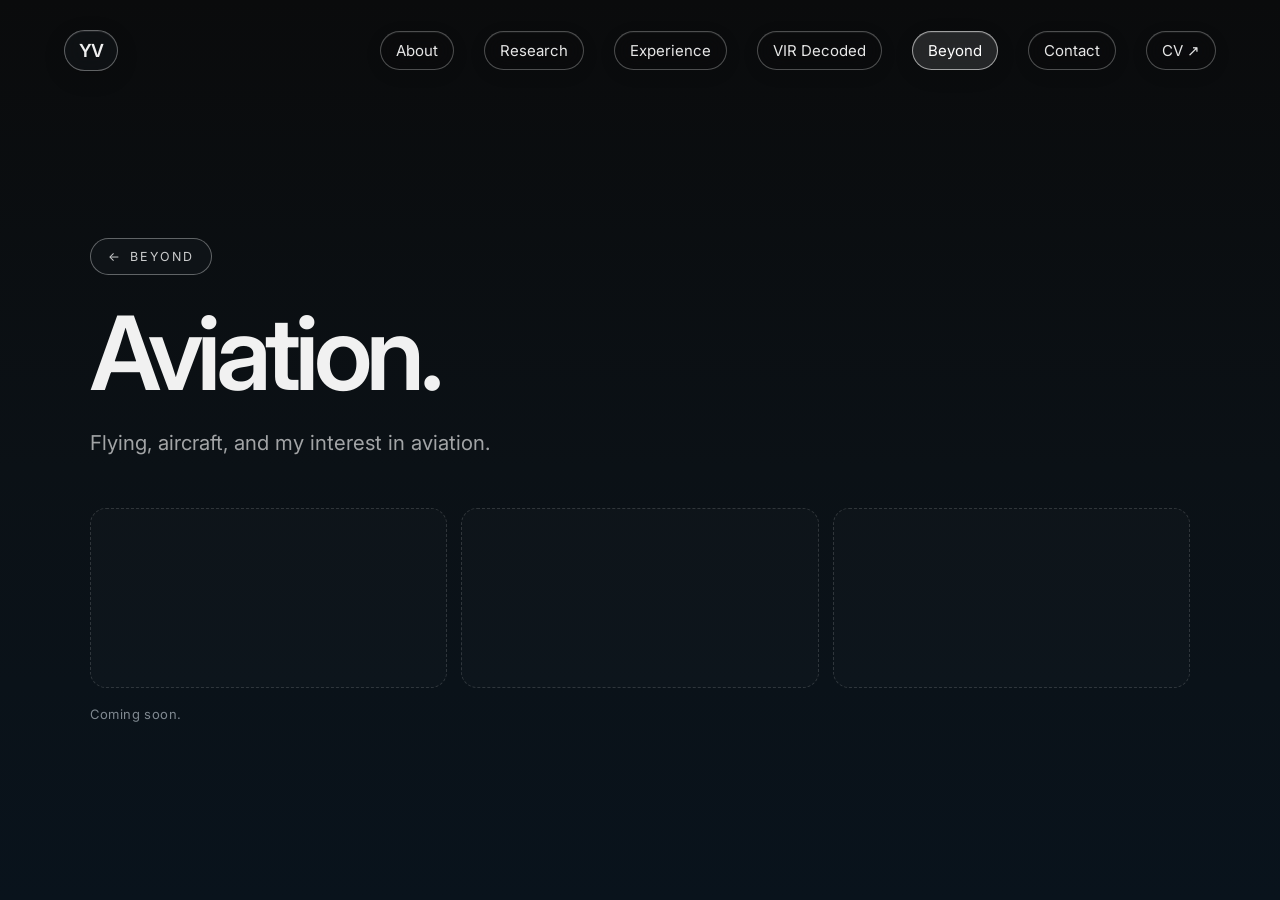
<file: aviation.html>
<!DOCTYPE html>
<html lang="en">
<head>
    <meta charset="UTF-8">
    <meta name="robots" content="noindex">
    <meta name="viewport" content="width=device-width, initial-scale=1.0">
    <title>Aviation — Yaroslav Vorobyov</title>
    <meta name="description" content="Aviation: part of Beyond, the interests of Yaroslav Vorobyov outside of medicine.">
    <link rel="icon" href="favicon.ico" sizes="any">
    <link rel="icon" type="image/png" sizes="32x32" href="favicon-32.png">
    <link rel="apple-touch-icon" href="apple-touch-icon.png">
    <meta name="theme-color" content="#08090b">
    <link rel="stylesheet" href="style.css?v=20261115-3">
    <style>
        .bx-page { min-height: 100vh; display: flex; align-items: center; padding: 150px 7vw 90px; background: linear-gradient(180deg, #0a0b0c 0%, #0b1116 52%, #09131c 100%); }
        .bx-shell { width: min(1120px, 100%); margin: 0 auto; }
        .bx-back { display: inline-flex; align-items: center; gap: 8px; width: fit-content; padding: 10px 17px; border: 1px solid rgba(255,255,255,.34); border-radius: 999px; background: rgba(25,31,37,.34); color: rgba(255,255,255,.78); font-size: .78rem; letter-spacing: .16em; text-transform: uppercase; text-decoration: none; margin-bottom: 30px; }
        .bx-back:hover { background: rgba(255,255,255,.08); }
        .bx-shell h1 { font-size: clamp(3.4rem, 8vw, 7.7rem); font-weight: 600; line-height: .94; letter-spacing: -.055em; margin: 0 0 24px; }
        .bx-intro { max-width: 720px; font-size: clamp(1.05rem, 1.6vw, 1.35rem); line-height: 1.65; color: rgba(255,255,255,.62); margin: 0; }
        .bx-soon { margin-top: 48px; display: grid; grid-template-columns: repeat(3, minmax(0,1fr)); gap: 14px; }
        .bx-soon div { min-height: 180px; border: 1px dashed rgba(255,255,255,.14); border-radius: 16px; background: rgba(255,255,255,.015); }
        .bx-note { margin-top: 18px; color: #7f8890; font-size: 13px; letter-spacing: .4px; }
        @media (max-width: 900px) { .bx-page { padding: 120px 22px 70px; } .bx-soon { grid-template-columns: 1fr 1fr; } }
        @media (max-width: 560px) { .bx-soon { grid-template-columns: 1fr; } }
    </style>
</head>
<body>
    <nav>
        <a href="index.html" class="brand">YV</a>
        <div class="nav-links">
            <a href="index.html#about">About</a>
            <a href="index.html#research">Research</a>
            <a href="index.html#experience">Experience</a>
            <a href="index.html#vir-decoded">VIR Decoded</a>
            <a href="index.html#beyond" class="is-active" aria-current="page">Beyond</a>
            <a href="index.html#contact">Contact</a>
            <a data-goatcounter-click="cv-download" href="cv.pdf" target="_blank" class="nav-cv">CV <span class="link-arrow" aria-hidden="true">↗︎</span></a>
        </div>
        <button class="menu-toggle" type="button" aria-label="Open navigation menu" aria-expanded="false" aria-controls="mobile-menu">
            <span></span><span></span><span></span>
        </button>
    </nav>

    <div class="mobile-menu-backdrop" aria-hidden="true"></div>
    <aside class="mobile-menu" id="mobile-menu" aria-hidden="true">
        <div class="mobile-menu-links">
            <a href="index.html#about">About</a>
            <a href="index.html#research">Research</a>
            <a href="index.html#experience">Experience</a>
            <a href="index.html#vir-decoded">VIR Decoded</a>
            <a href="index.html#beyond" class="is-active" aria-current="page">Beyond</a>
            <a href="index.html#contact">Contact</a>
            <a data-goatcounter-click="cv-download" href="cv.pdf" target="_blank" class="mobile-menu-cv">CV <span class="link-arrow" aria-hidden="true">↗︎</span></a>
        </div>
    </aside>

        <main class="bx-page">
        <div class="bx-shell">
            <a class="bx-back" href="index.html#beyond"><span aria-hidden="true">←</span> Beyond</a>
            <h1>Aviation.</h1>
            <p class="bx-intro">Flying, aircraft, and my interest in aviation.</p>
            <div class="bx-soon" aria-hidden="true"><div></div><div></div><div></div></div>
            <p class="bx-note">Coming soon.</p>
        </div>
    </main>

    <script>
        (() => {
            const toggle = document.querySelector('.menu-toggle');
            const menu = document.querySelector('.mobile-menu');
            const backdrop = document.querySelector('.mobile-menu-backdrop');
            const links = document.querySelectorAll('.mobile-menu a');
            if (!toggle || !menu || !backdrop) return;
            const setOpen = (open) => {
                document.body.classList.toggle('menu-open', open);
                toggle.classList.toggle('is-open', open);
                toggle.setAttribute('aria-expanded', String(open));
                toggle.setAttribute('aria-label', open ? 'Close navigation menu' : 'Open navigation menu');
                menu.setAttribute('aria-hidden', String(!open));
                backdrop.setAttribute('aria-hidden', String(!open));
            };
            toggle.addEventListener('click', () => setOpen(!document.body.classList.contains('menu-open')));
            backdrop.addEventListener('click', () => setOpen(false));
            links.forEach(link => link.addEventListener('click', () => setOpen(false)));
            document.addEventListener('keydown', (event) => { if (event.key === 'Escape') setOpen(false); });
            window.addEventListener('resize', () => { if (window.innerWidth > 900) setOpen(false); });
        })();
    </script>
    <script data-goatcounter="https://yaroslavvorobyov.goatcounter.com/count" async src="//gc.zgo.at/count.js"></script>
</body>
</html>
</file>
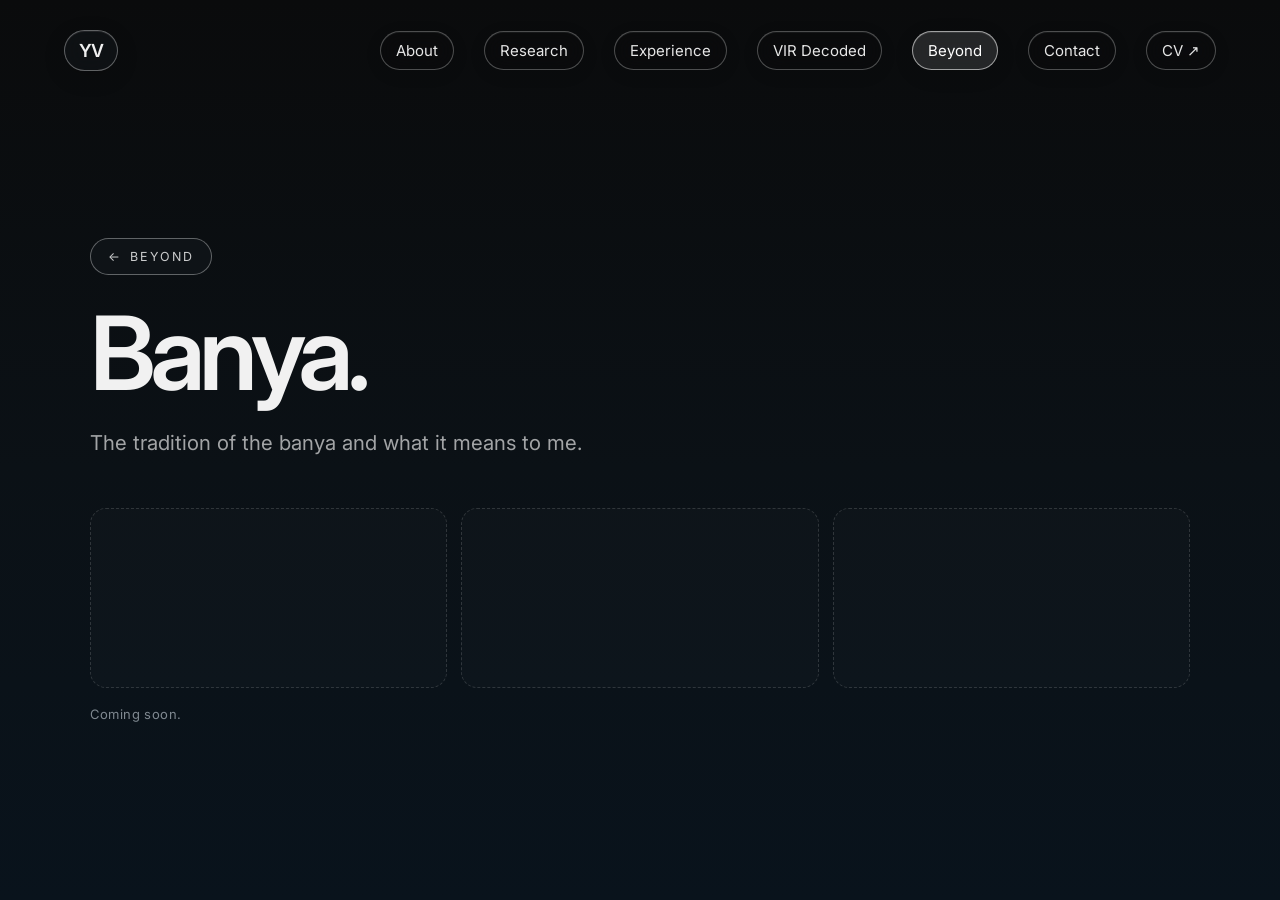
<file: banya.html>
<!DOCTYPE html>
<html lang="en">
<head>
    <meta charset="UTF-8">
    <meta name="robots" content="noindex">
    <meta name="viewport" content="width=device-width, initial-scale=1.0">
    <title>Banya — Yaroslav Vorobyov</title>
    <meta name="description" content="Banya: part of Beyond, the interests of Yaroslav Vorobyov outside of medicine.">
    <link rel="icon" href="favicon.ico" sizes="any">
    <link rel="icon" type="image/png" sizes="32x32" href="favicon-32.png">
    <link rel="apple-touch-icon" href="apple-touch-icon.png">
    <meta name="theme-color" content="#08090b">
    <link rel="stylesheet" href="style.css?v=20261115-3">
    <style>
        .bx-page { min-height: 100vh; display: flex; align-items: center; padding: 150px 7vw 90px; background: linear-gradient(180deg, #0a0b0c 0%, #0b1116 52%, #09131c 100%); }
        .bx-shell { width: min(1120px, 100%); margin: 0 auto; }
        .bx-back { display: inline-flex; align-items: center; gap: 8px; width: fit-content; padding: 10px 17px; border: 1px solid rgba(255,255,255,.34); border-radius: 999px; background: rgba(25,31,37,.34); color: rgba(255,255,255,.78); font-size: .78rem; letter-spacing: .16em; text-transform: uppercase; text-decoration: none; margin-bottom: 30px; }
        .bx-back:hover { background: rgba(255,255,255,.08); }
        .bx-shell h1 { font-size: clamp(3.4rem, 8vw, 7.7rem); font-weight: 600; line-height: .94; letter-spacing: -.055em; margin: 0 0 24px; }
        .bx-intro { max-width: 720px; font-size: clamp(1.05rem, 1.6vw, 1.35rem); line-height: 1.65; color: rgba(255,255,255,.62); margin: 0; }
        .bx-soon { margin-top: 48px; display: grid; grid-template-columns: repeat(3, minmax(0,1fr)); gap: 14px; }
        .bx-soon div { min-height: 180px; border: 1px dashed rgba(255,255,255,.14); border-radius: 16px; background: rgba(255,255,255,.015); }
        .bx-note { margin-top: 18px; color: #7f8890; font-size: 13px; letter-spacing: .4px; }
        @media (max-width: 900px) { .bx-page { padding: 120px 22px 70px; } .bx-soon { grid-template-columns: 1fr 1fr; } }
        @media (max-width: 560px) { .bx-soon { grid-template-columns: 1fr; } }
    </style>
</head>
<body>
    <nav>
        <a href="index.html" class="brand">YV</a>
        <div class="nav-links">
            <a href="index.html#about">About</a>
            <a href="index.html#research">Research</a>
            <a href="index.html#experience">Experience</a>
            <a href="index.html#vir-decoded">VIR Decoded</a>
            <a href="index.html#beyond" class="is-active" aria-current="page">Beyond</a>
            <a href="index.html#contact">Contact</a>
            <a data-goatcounter-click="cv-download" href="cv.pdf" target="_blank" class="nav-cv">CV <span class="link-arrow" aria-hidden="true">↗︎</span></a>
        </div>
        <button class="menu-toggle" type="button" aria-label="Open navigation menu" aria-expanded="false" aria-controls="mobile-menu">
            <span></span><span></span><span></span>
        </button>
    </nav>

    <div class="mobile-menu-backdrop" aria-hidden="true"></div>
    <aside class="mobile-menu" id="mobile-menu" aria-hidden="true">
        <div class="mobile-menu-links">
            <a href="index.html#about">About</a>
            <a href="index.html#research">Research</a>
            <a href="index.html#experience">Experience</a>
            <a href="index.html#vir-decoded">VIR Decoded</a>
            <a href="index.html#beyond" class="is-active" aria-current="page">Beyond</a>
            <a href="index.html#contact">Contact</a>
            <a data-goatcounter-click="cv-download" href="cv.pdf" target="_blank" class="mobile-menu-cv">CV <span class="link-arrow" aria-hidden="true">↗︎</span></a>
        </div>
    </aside>

        <main class="bx-page">
        <div class="bx-shell">
            <a class="bx-back" href="index.html#beyond"><span aria-hidden="true">←</span> Beyond</a>
            <h1>Banya.</h1>
            <p class="bx-intro">The tradition of the banya and what it means to me.</p>
            <div class="bx-soon" aria-hidden="true"><div></div><div></div><div></div></div>
            <p class="bx-note">Coming soon.</p>
        </div>
    </main>

    <script>
        (() => {
            const toggle = document.querySelector('.menu-toggle');
            const menu = document.querySelector('.mobile-menu');
            const backdrop = document.querySelector('.mobile-menu-backdrop');
            const links = document.querySelectorAll('.mobile-menu a');
            if (!toggle || !menu || !backdrop) return;
            const setOpen = (open) => {
                document.body.classList.toggle('menu-open', open);
                toggle.classList.toggle('is-open', open);
                toggle.setAttribute('aria-expanded', String(open));
                toggle.setAttribute('aria-label', open ? 'Close navigation menu' : 'Open navigation menu');
                menu.setAttribute('aria-hidden', String(!open));
                backdrop.setAttribute('aria-hidden', String(!open));
            };
            toggle.addEventListener('click', () => setOpen(!document.body.classList.contains('menu-open')));
            backdrop.addEventListener('click', () => setOpen(false));
            links.forEach(link => link.addEventListener('click', () => setOpen(false)));
            document.addEventListener('keydown', (event) => { if (event.key === 'Escape') setOpen(false); });
            window.addEventListener('resize', () => { if (window.innerWidth > 900) setOpen(false); });
        })();
    </script>
    <script data-goatcounter="https://yaroslavvorobyov.goatcounter.com/count" async src="//gc.zgo.at/count.js"></script>
</body>
</html>
</file>
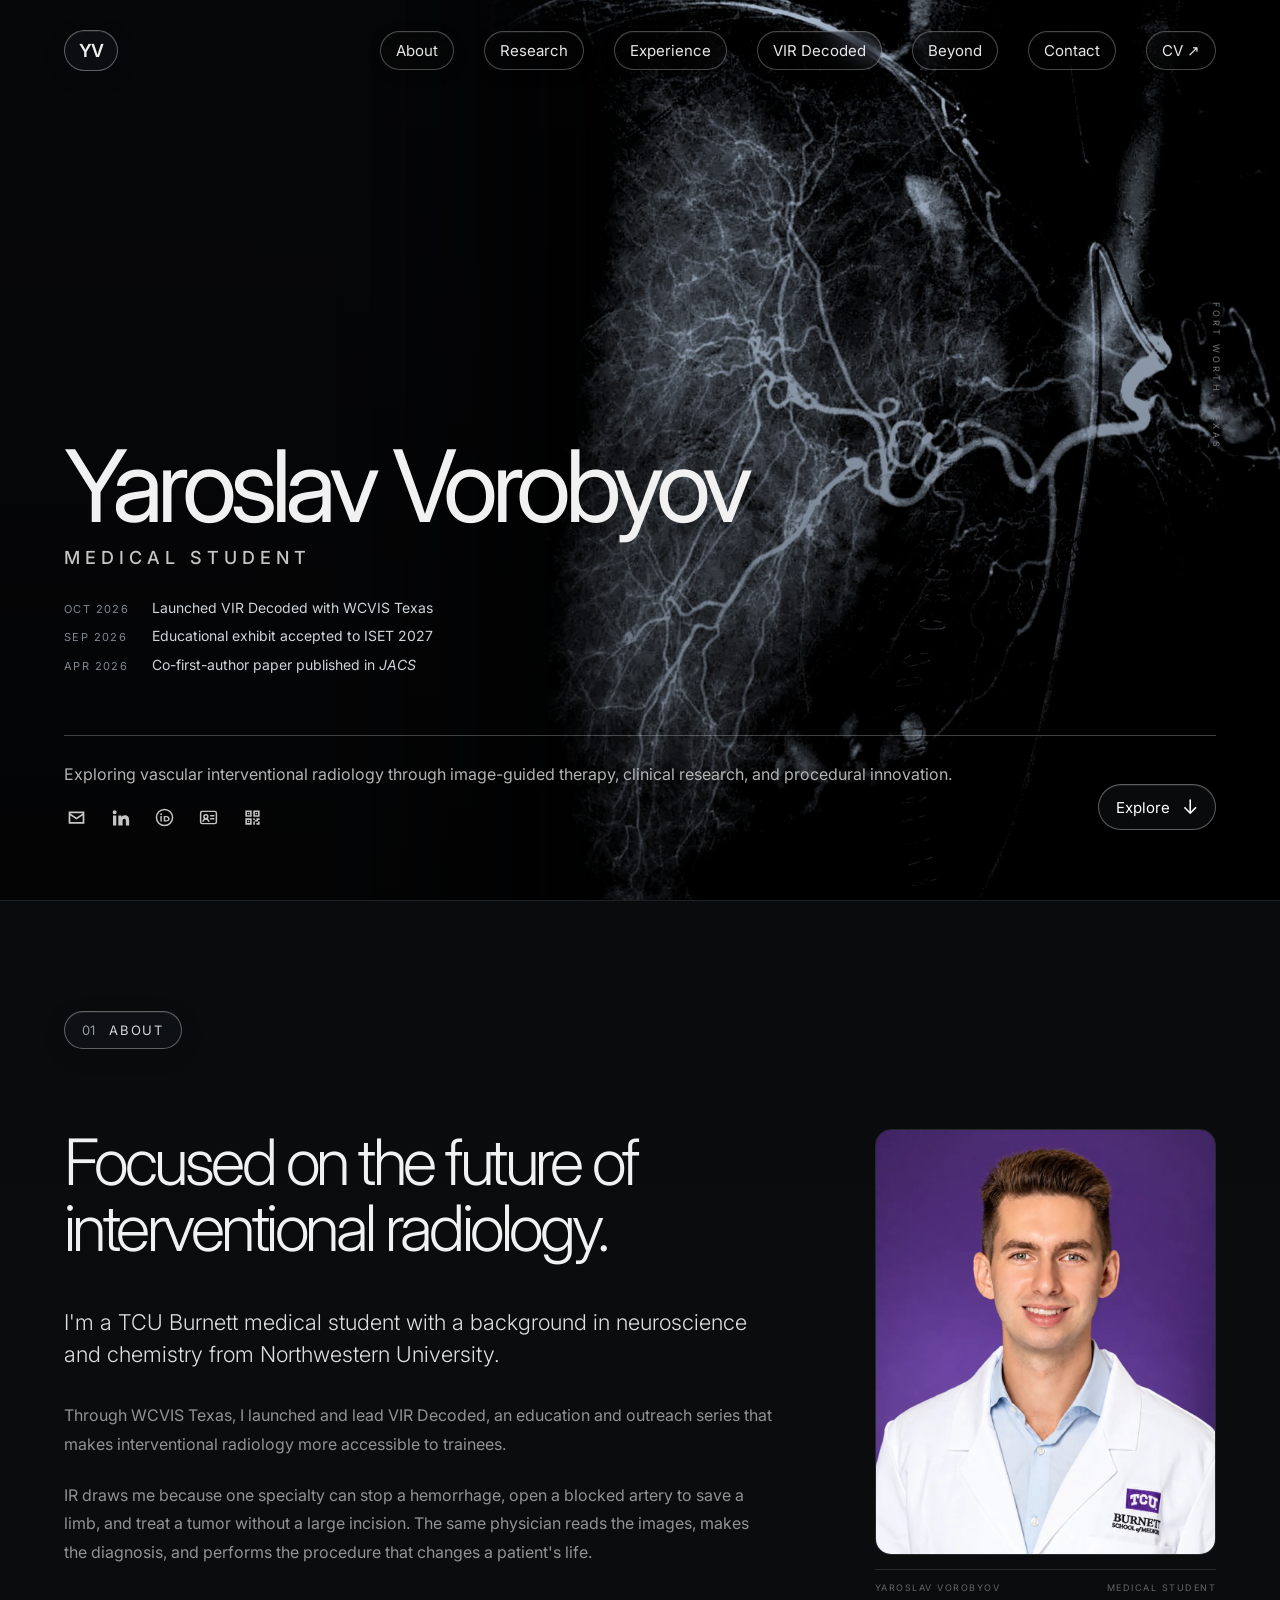
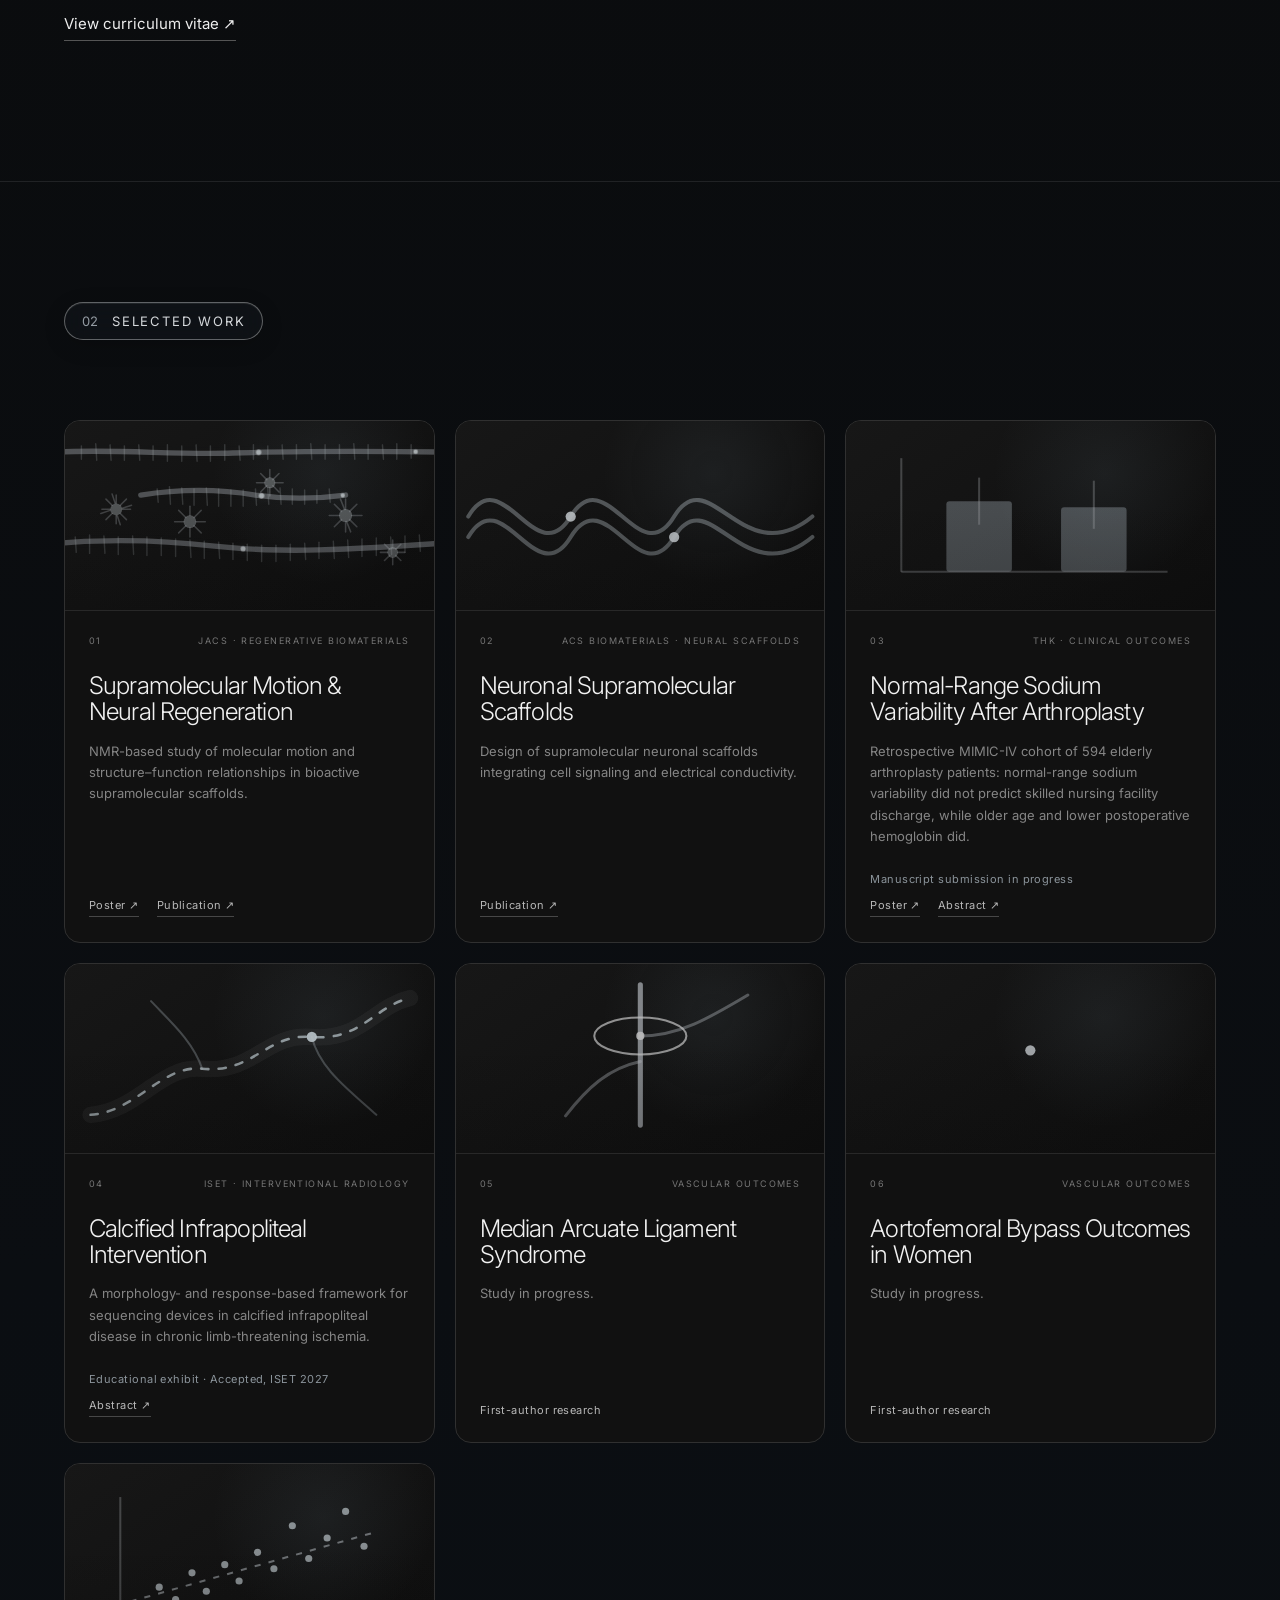
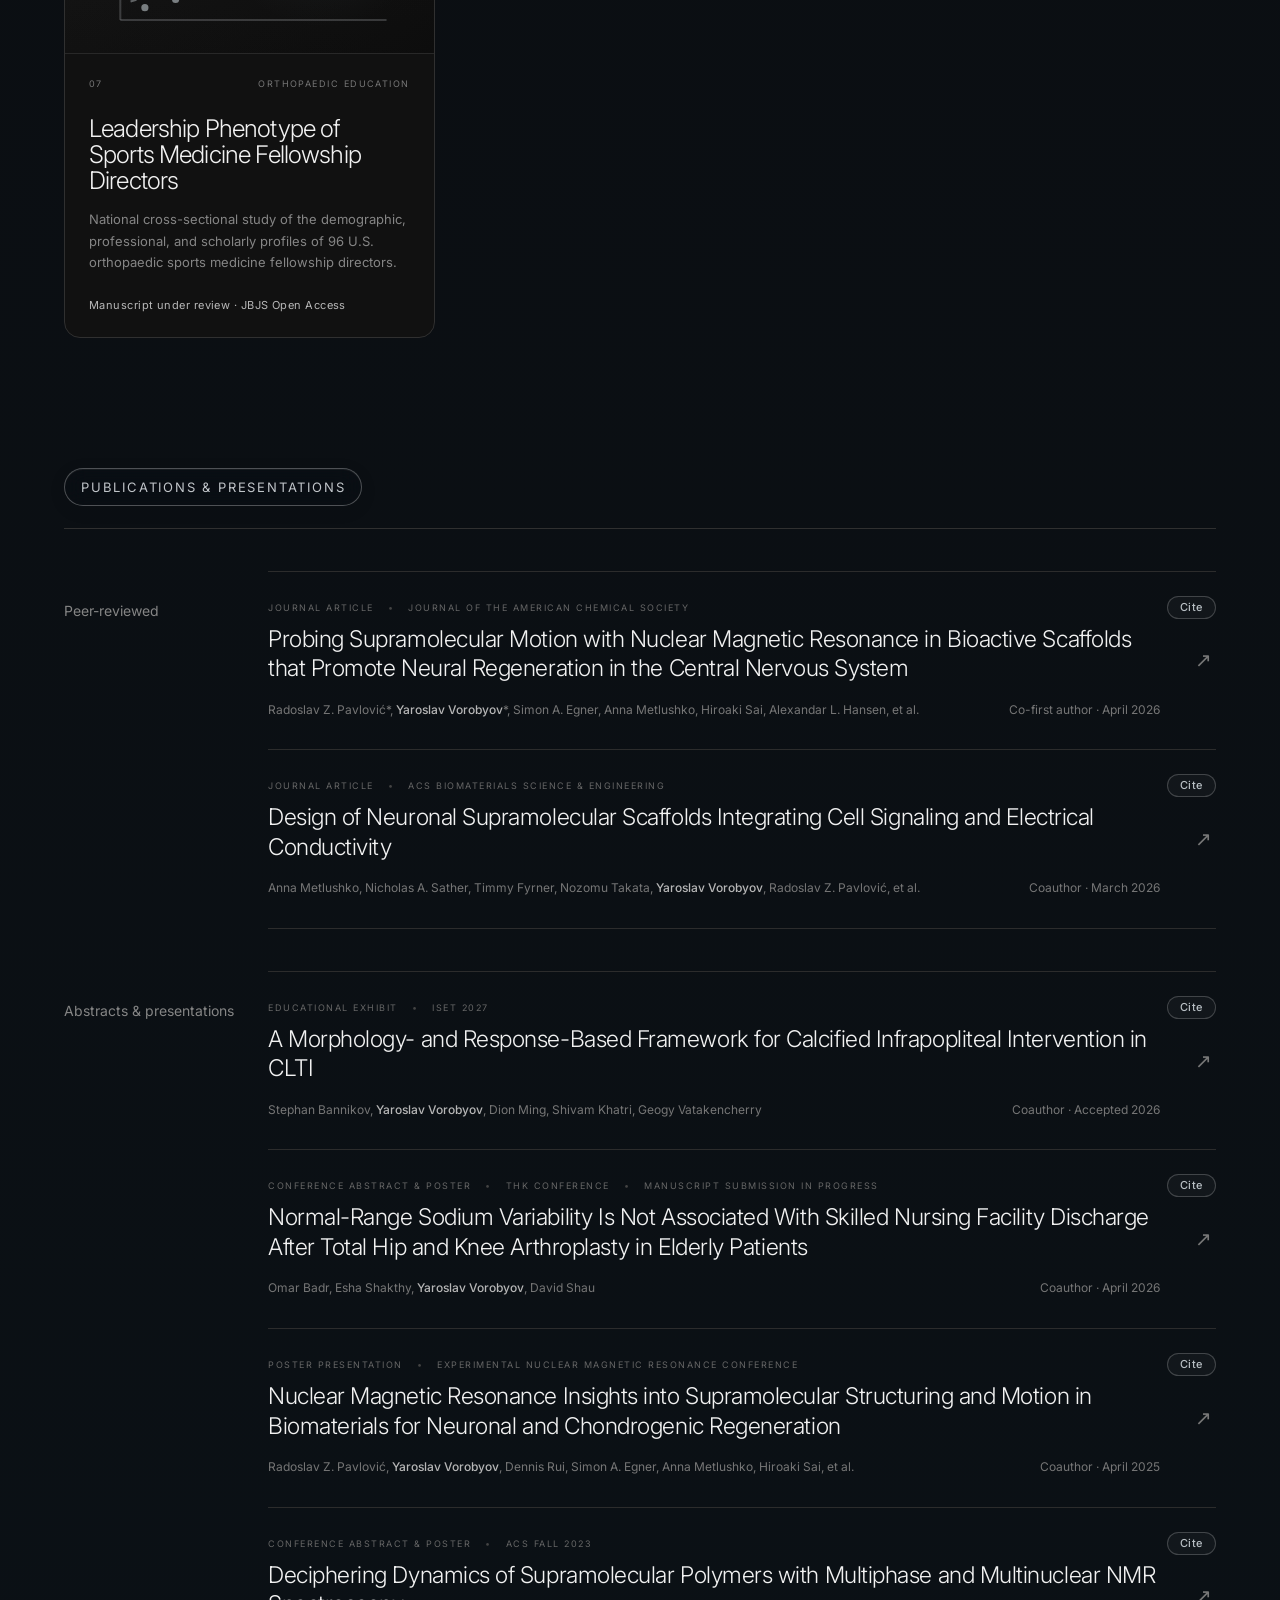
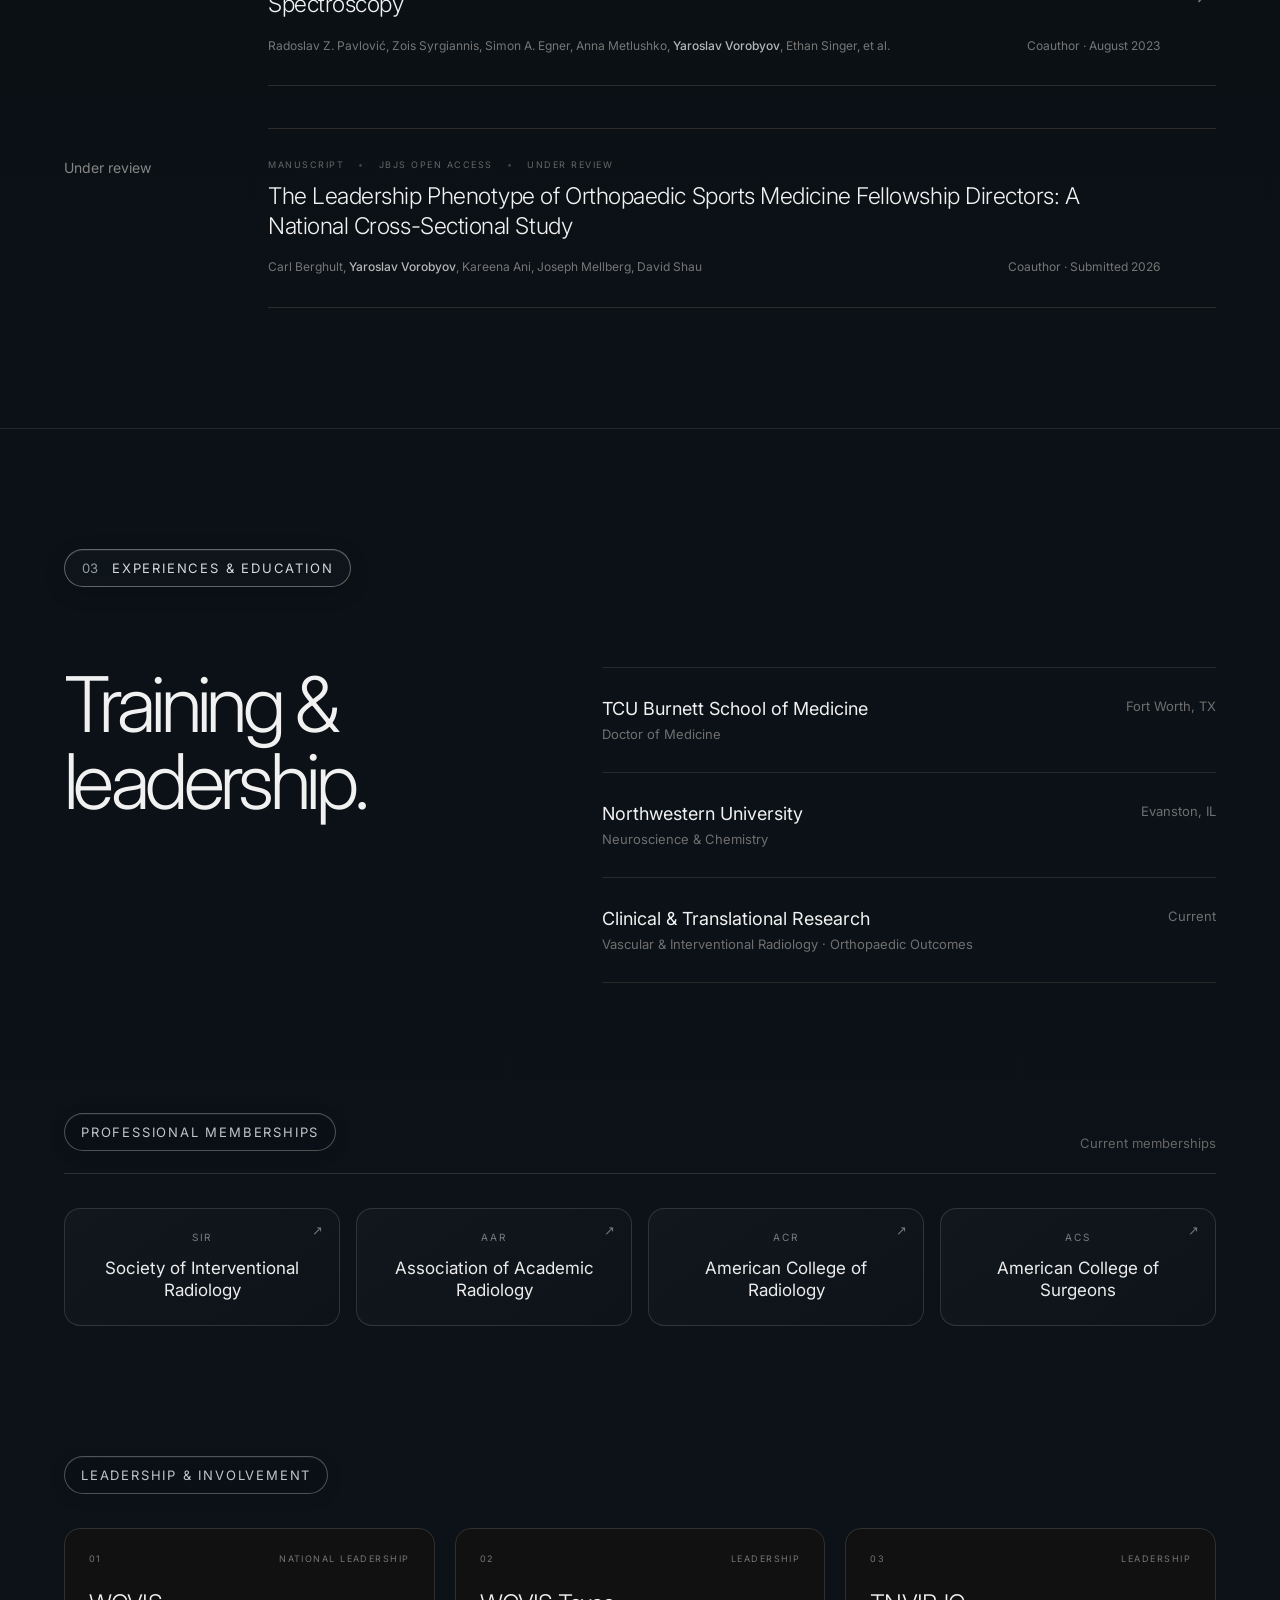
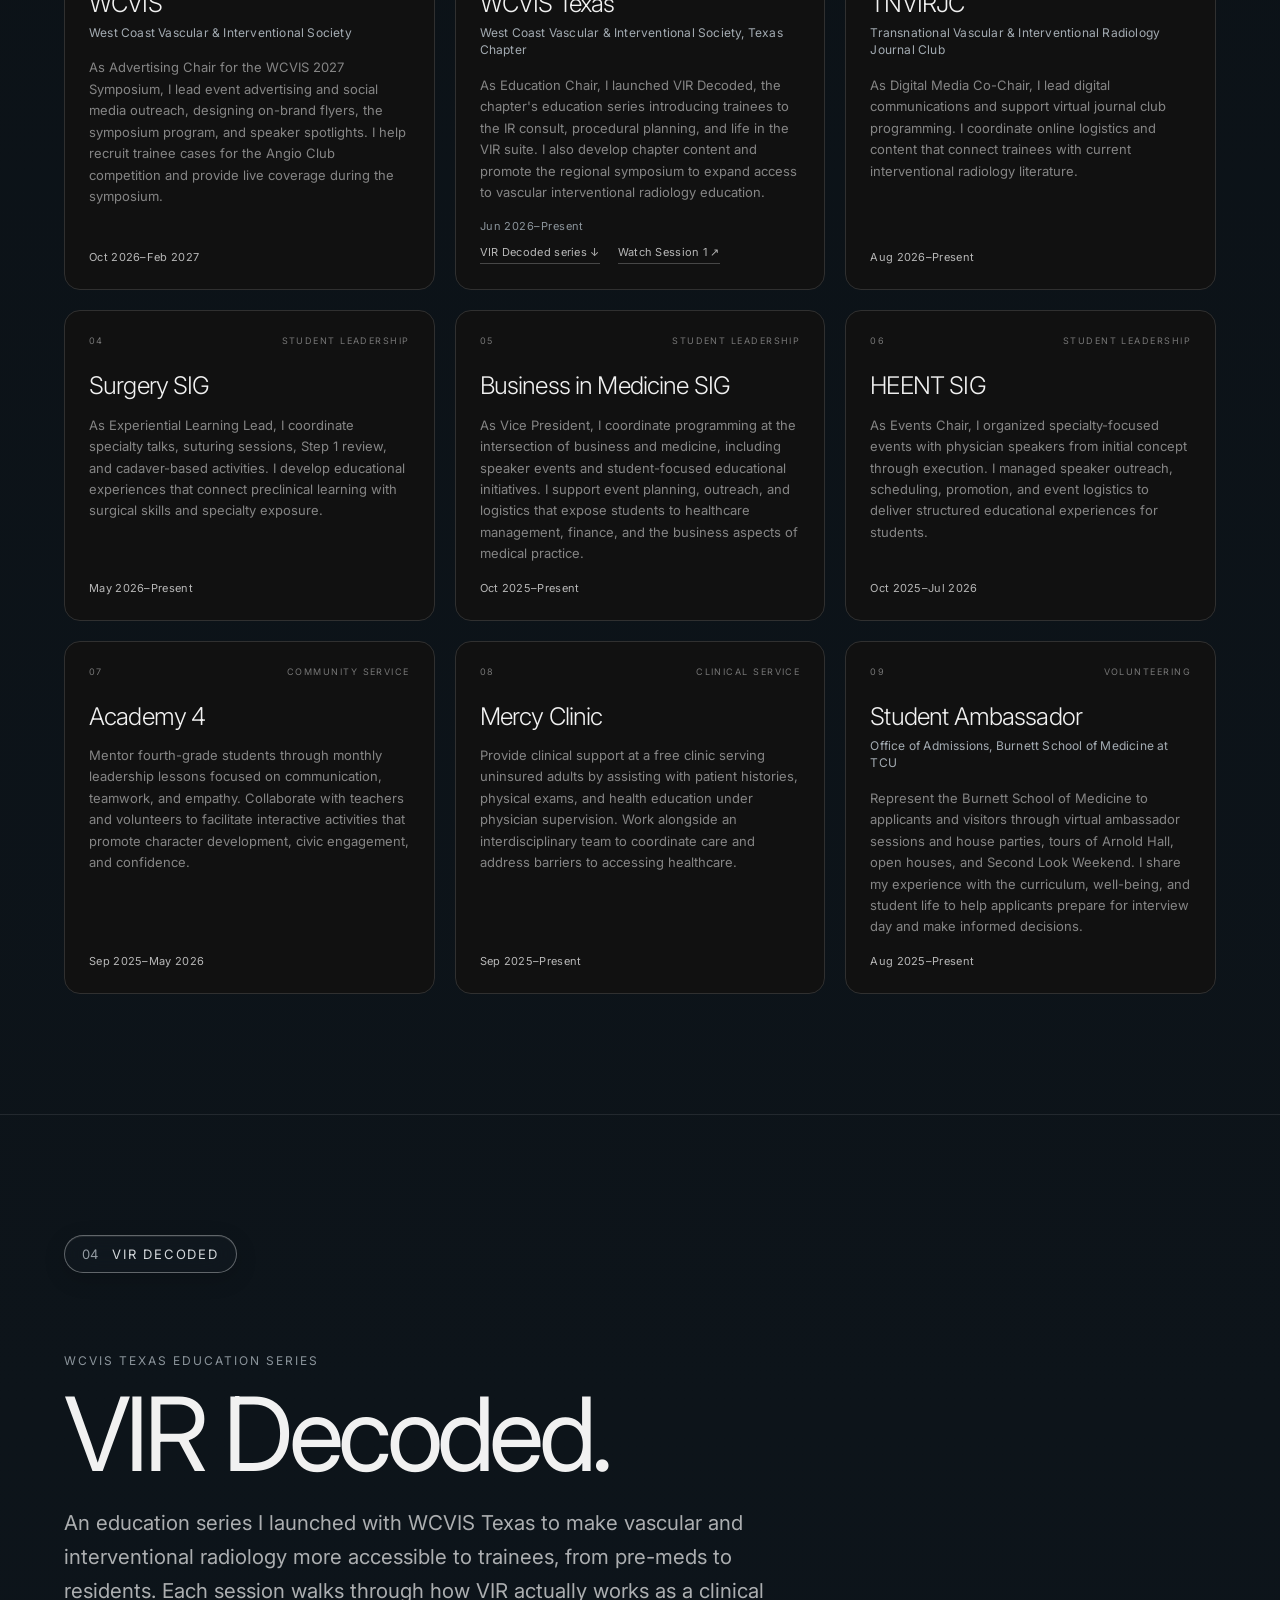
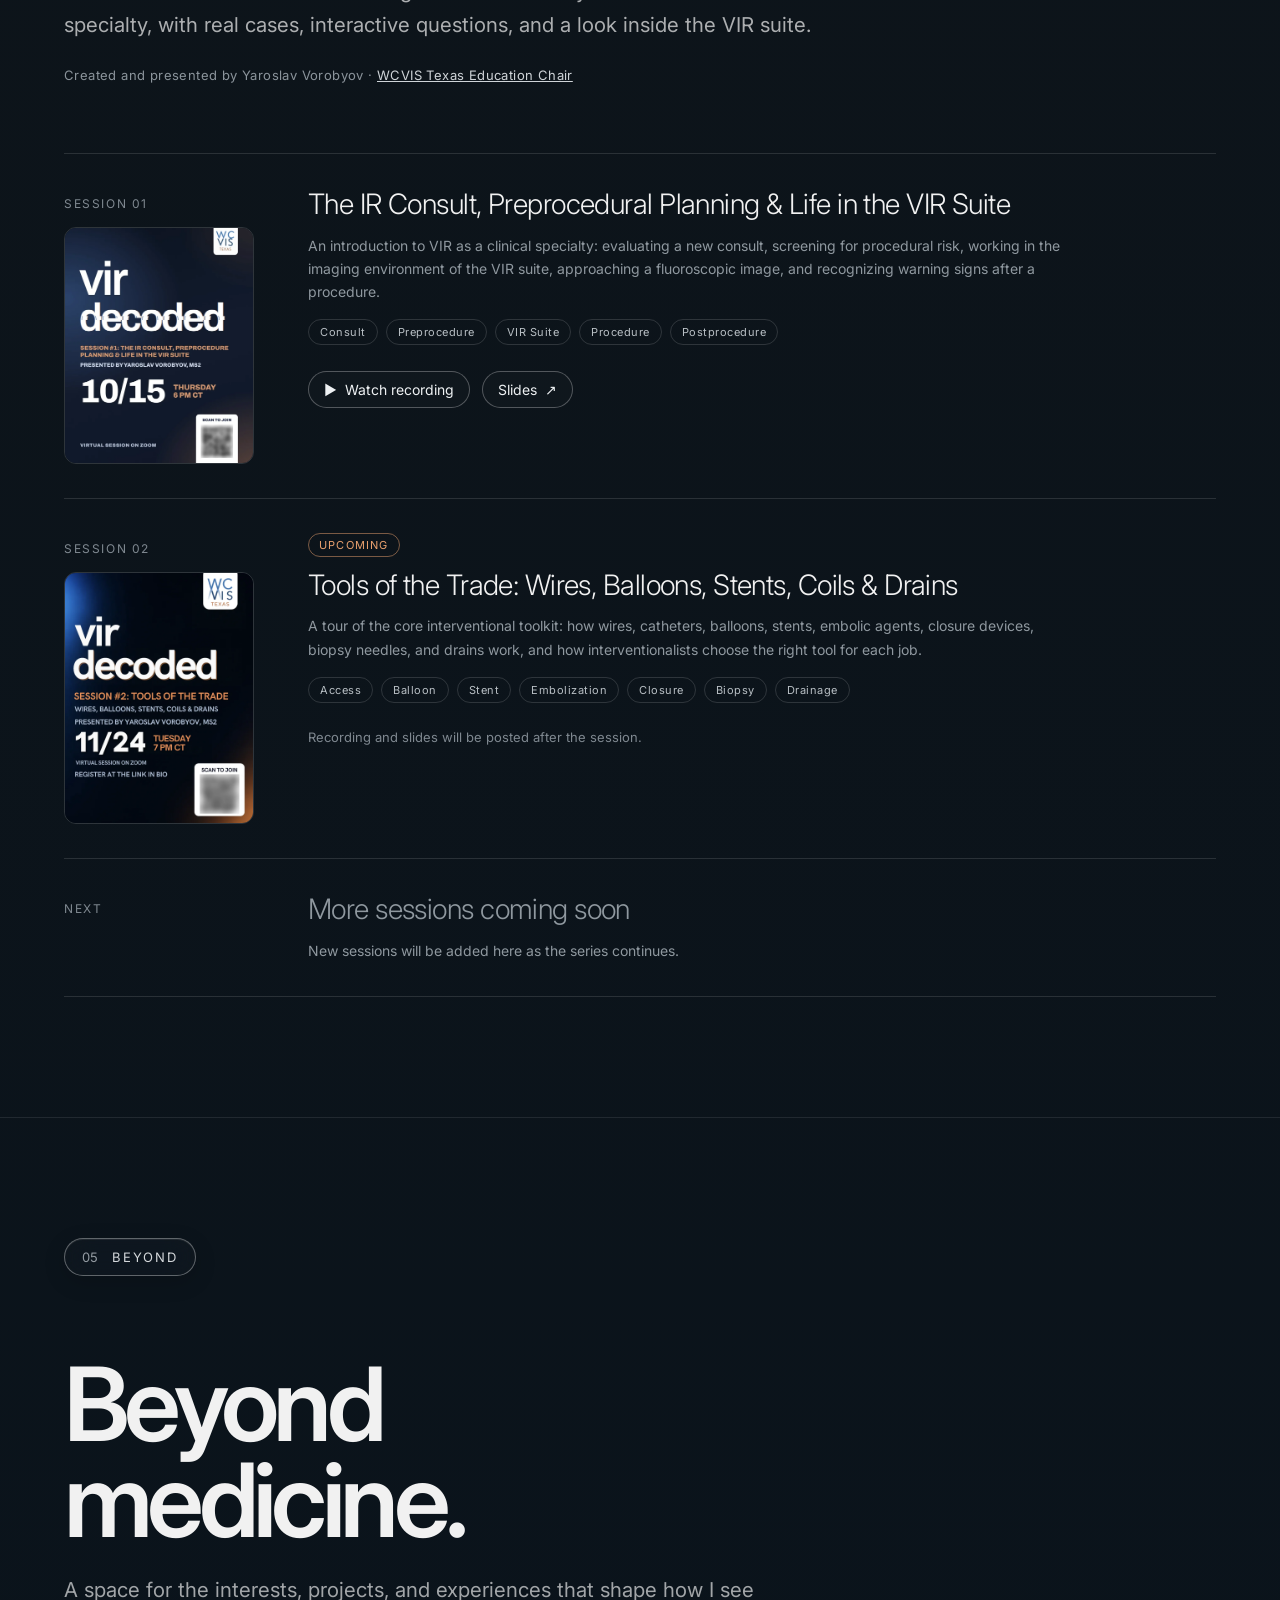
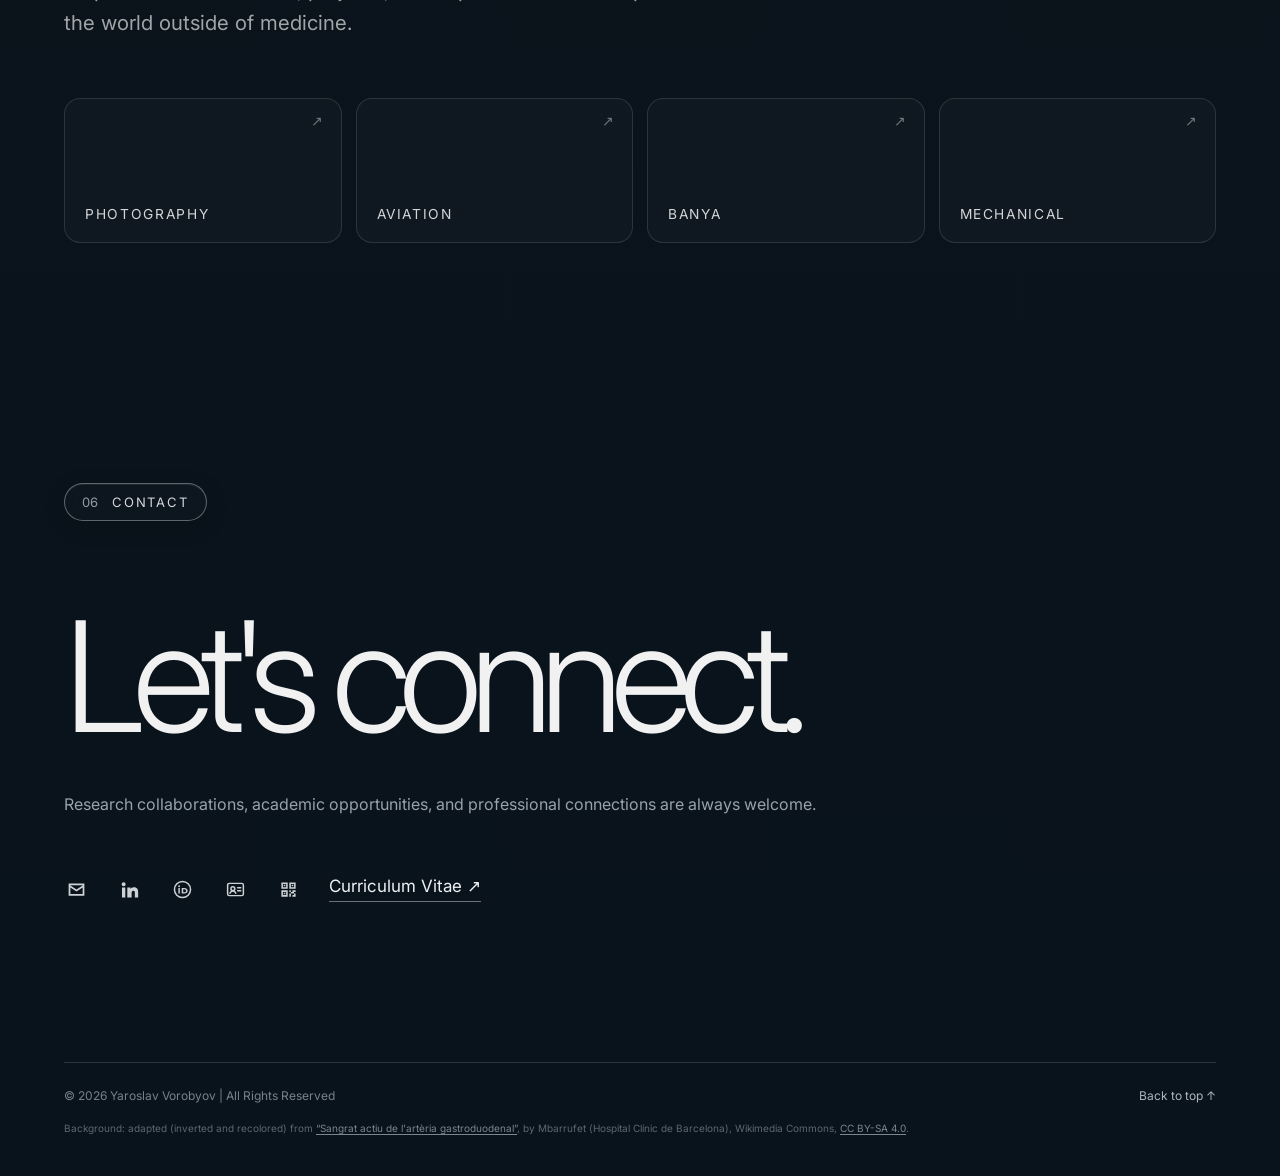
<file: beyond.html>
<!DOCTYPE html>
<html lang="en">
<head>
    <meta charset="UTF-8">
    <title>Beyond — Yaroslav Vorobyov</title>
    <meta name="robots" content="noindex">
    <link rel="canonical" href="https://yaroslavvorobyov.com/index.html#beyond">
    <meta http-equiv="refresh" content="0; url=index.html#beyond">
    <script>location.replace('index.html#beyond');</script>
</head>
<body style="background:#08090b;color:#ddd;font-family:sans-serif">
    <p>This page has moved. <a href="index.html#beyond" style="color:#fff">Continue to Beyond</a>.</p>
</body>
</html>
</file>
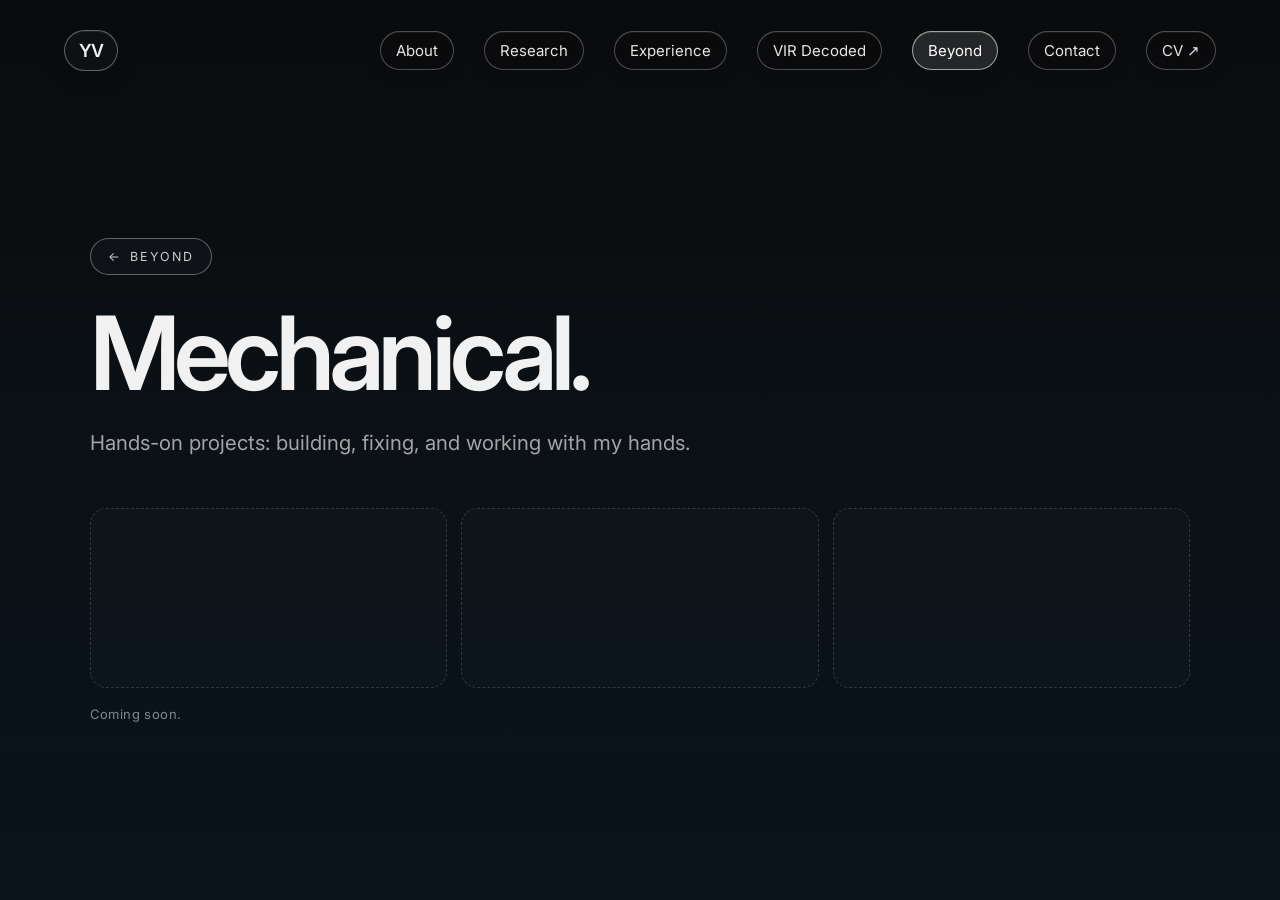
<file: mechanical.html>
<!DOCTYPE html>
<html lang="en">
<head>
    <meta charset="UTF-8">
    <meta name="robots" content="noindex">
    <meta name="viewport" content="width=device-width, initial-scale=1.0">
    <title>Mechanical — Yaroslav Vorobyov</title>
    <meta name="description" content="Mechanical: part of Beyond, the interests of Yaroslav Vorobyov outside of medicine.">
    <link rel="icon" href="favicon.ico" sizes="any">
    <link rel="icon" type="image/png" sizes="32x32" href="favicon-32.png">
    <link rel="apple-touch-icon" href="apple-touch-icon.png">
    <meta name="theme-color" content="#08090b">
    <link rel="stylesheet" href="style.css?v=20261115-3">
    <style>
        .bx-page { min-height: 100vh; display: flex; align-items: center; padding: 150px 7vw 90px; background: linear-gradient(180deg, #0a0b0c 0%, #0b1116 52%, #09131c 100%); }
        .bx-shell { width: min(1120px, 100%); margin: 0 auto; }
        .bx-back { display: inline-flex; align-items: center; gap: 8px; width: fit-content; padding: 10px 17px; border: 1px solid rgba(255,255,255,.34); border-radius: 999px; background: rgba(25,31,37,.34); color: rgba(255,255,255,.78); font-size: .78rem; letter-spacing: .16em; text-transform: uppercase; text-decoration: none; margin-bottom: 30px; }
        .bx-back:hover { background: rgba(255,255,255,.08); }
        .bx-shell h1 { font-size: clamp(3.4rem, 8vw, 7.7rem); font-weight: 600; line-height: .94; letter-spacing: -.055em; margin: 0 0 24px; }
        .bx-intro { max-width: 720px; font-size: clamp(1.05rem, 1.6vw, 1.35rem); line-height: 1.65; color: rgba(255,255,255,.62); margin: 0; }
        .bx-soon { margin-top: 48px; display: grid; grid-template-columns: repeat(3, minmax(0,1fr)); gap: 14px; }
        .bx-soon div { min-height: 180px; border: 1px dashed rgba(255,255,255,.14); border-radius: 16px; background: rgba(255,255,255,.015); }
        .bx-note { margin-top: 18px; color: #7f8890; font-size: 13px; letter-spacing: .4px; }
        @media (max-width: 900px) { .bx-page { padding: 120px 22px 70px; } .bx-soon { grid-template-columns: 1fr 1fr; } }
        @media (max-width: 560px) { .bx-soon { grid-template-columns: 1fr; } }
    </style>
</head>
<body>
    <nav>
        <a href="index.html" class="brand">YV</a>
        <div class="nav-links">
            <a href="index.html#about">About</a>
            <a href="index.html#research">Research</a>
            <a href="index.html#experience">Experience</a>
            <a href="index.html#vir-decoded">VIR Decoded</a>
            <a href="index.html#beyond" class="is-active" aria-current="page">Beyond</a>
            <a href="index.html#contact">Contact</a>
            <a data-goatcounter-click="cv-download" href="cv.pdf" target="_blank" class="nav-cv">CV <span class="link-arrow" aria-hidden="true">↗︎</span></a>
        </div>
        <button class="menu-toggle" type="button" aria-label="Open navigation menu" aria-expanded="false" aria-controls="mobile-menu">
            <span></span><span></span><span></span>
        </button>
    </nav>

    <div class="mobile-menu-backdrop" aria-hidden="true"></div>
    <aside class="mobile-menu" id="mobile-menu" aria-hidden="true">
        <div class="mobile-menu-links">
            <a href="index.html#about">About</a>
            <a href="index.html#research">Research</a>
            <a href="index.html#experience">Experience</a>
            <a href="index.html#vir-decoded">VIR Decoded</a>
            <a href="index.html#beyond" class="is-active" aria-current="page">Beyond</a>
            <a href="index.html#contact">Contact</a>
            <a data-goatcounter-click="cv-download" href="cv.pdf" target="_blank" class="mobile-menu-cv">CV <span class="link-arrow" aria-hidden="true">↗︎</span></a>
        </div>
    </aside>

        <main class="bx-page">
        <div class="bx-shell">
            <a class="bx-back" href="index.html#beyond"><span aria-hidden="true">←</span> Beyond</a>
            <h1>Mechanical.</h1>
            <p class="bx-intro">Hands-on projects: building, fixing, and working with my hands.</p>
            <div class="bx-soon" aria-hidden="true"><div></div><div></div><div></div></div>
            <p class="bx-note">Coming soon.</p>
        </div>
    </main>

    <script>
        (() => {
            const toggle = document.querySelector('.menu-toggle');
            const menu = document.querySelector('.mobile-menu');
            const backdrop = document.querySelector('.mobile-menu-backdrop');
            const links = document.querySelectorAll('.mobile-menu a');
            if (!toggle || !menu || !backdrop) return;
            const setOpen = (open) => {
                document.body.classList.toggle('menu-open', open);
                toggle.classList.toggle('is-open', open);
                toggle.setAttribute('aria-expanded', String(open));
                toggle.setAttribute('aria-label', open ? 'Close navigation menu' : 'Open navigation menu');
                menu.setAttribute('aria-hidden', String(!open));
                backdrop.setAttribute('aria-hidden', String(!open));
            };
            toggle.addEventListener('click', () => setOpen(!document.body.classList.contains('menu-open')));
            backdrop.addEventListener('click', () => setOpen(false));
            links.forEach(link => link.addEventListener('click', () => setOpen(false)));
            document.addEventListener('keydown', (event) => { if (event.key === 'Escape') setOpen(false); });
            window.addEventListener('resize', () => { if (window.innerWidth > 900) setOpen(false); });
        })();
    </script>
    <script data-goatcounter="https://yaroslavvorobyov.goatcounter.com/count" async src="//gc.zgo.at/count.js"></script>
</body>
</html>
</file>
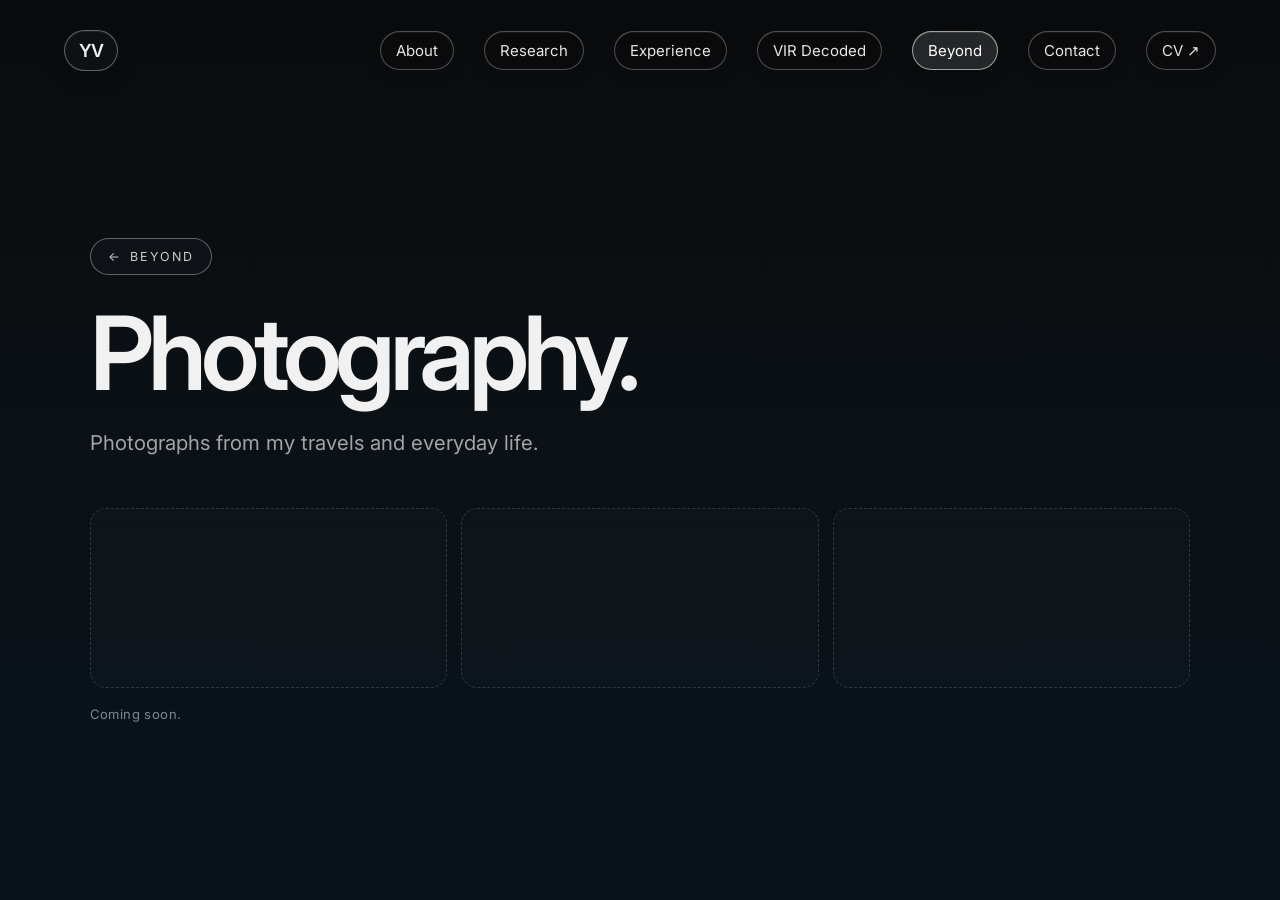
<file: photography.html>
<!DOCTYPE html>
<html lang="en">
<head>
    <meta charset="UTF-8">
    <meta name="robots" content="noindex">
    <meta name="viewport" content="width=device-width, initial-scale=1.0">
    <title>Photography — Yaroslav Vorobyov</title>
    <meta name="description" content="Photography: part of Beyond, the interests of Yaroslav Vorobyov outside of medicine.">
    <link rel="icon" href="favicon.ico" sizes="any">
    <link rel="icon" type="image/png" sizes="32x32" href="favicon-32.png">
    <link rel="apple-touch-icon" href="apple-touch-icon.png">
    <meta name="theme-color" content="#08090b">
    <link rel="stylesheet" href="style.css?v=20261115-3">
    <style>
        .bx-page { min-height: 100vh; display: flex; align-items: center; padding: 150px 7vw 90px; background: linear-gradient(180deg, #0a0b0c 0%, #0b1116 52%, #09131c 100%); }
        .bx-shell { width: min(1120px, 100%); margin: 0 auto; }
        .bx-back { display: inline-flex; align-items: center; gap: 8px; width: fit-content; padding: 10px 17px; border: 1px solid rgba(255,255,255,.34); border-radius: 999px; background: rgba(25,31,37,.34); color: rgba(255,255,255,.78); font-size: .78rem; letter-spacing: .16em; text-transform: uppercase; text-decoration: none; margin-bottom: 30px; }
        .bx-back:hover { background: rgba(255,255,255,.08); }
        .bx-shell h1 { font-size: clamp(3.4rem, 8vw, 7.7rem); font-weight: 600; line-height: .94; letter-spacing: -.055em; margin: 0 0 24px; }
        .bx-intro { max-width: 720px; font-size: clamp(1.05rem, 1.6vw, 1.35rem); line-height: 1.65; color: rgba(255,255,255,.62); margin: 0; }
        .bx-soon { margin-top: 48px; display: grid; grid-template-columns: repeat(3, minmax(0,1fr)); gap: 14px; }
        .bx-soon div { min-height: 180px; border: 1px dashed rgba(255,255,255,.14); border-radius: 16px; background: rgba(255,255,255,.015); }
        .bx-note { margin-top: 18px; color: #7f8890; font-size: 13px; letter-spacing: .4px; }
        @media (max-width: 900px) { .bx-page { padding: 120px 22px 70px; } .bx-soon { grid-template-columns: 1fr 1fr; } }
        @media (max-width: 560px) { .bx-soon { grid-template-columns: 1fr; } }
    </style>
</head>
<body>
    <nav>
        <a href="index.html" class="brand">YV</a>
        <div class="nav-links">
            <a href="index.html#about">About</a>
            <a href="index.html#research">Research</a>
            <a href="index.html#experience">Experience</a>
            <a href="index.html#vir-decoded">VIR Decoded</a>
            <a href="index.html#beyond" class="is-active" aria-current="page">Beyond</a>
            <a href="index.html#contact">Contact</a>
            <a data-goatcounter-click="cv-download" href="cv.pdf" target="_blank" class="nav-cv">CV <span class="link-arrow" aria-hidden="true">↗︎</span></a>
        </div>
        <button class="menu-toggle" type="button" aria-label="Open navigation menu" aria-expanded="false" aria-controls="mobile-menu">
            <span></span><span></span><span></span>
        </button>
    </nav>

    <div class="mobile-menu-backdrop" aria-hidden="true"></div>
    <aside class="mobile-menu" id="mobile-menu" aria-hidden="true">
        <div class="mobile-menu-links">
            <a href="index.html#about">About</a>
            <a href="index.html#research">Research</a>
            <a href="index.html#experience">Experience</a>
            <a href="index.html#vir-decoded">VIR Decoded</a>
            <a href="index.html#beyond" class="is-active" aria-current="page">Beyond</a>
            <a href="index.html#contact">Contact</a>
            <a data-goatcounter-click="cv-download" href="cv.pdf" target="_blank" class="mobile-menu-cv">CV <span class="link-arrow" aria-hidden="true">↗︎</span></a>
        </div>
    </aside>

        <main class="bx-page">
        <div class="bx-shell">
            <a class="bx-back" href="index.html#beyond"><span aria-hidden="true">←</span> Beyond</a>
            <h1>Photography.</h1>
            <p class="bx-intro">Photographs from my travels and everyday life.</p>
            <div class="bx-soon" aria-hidden="true"><div></div><div></div><div></div></div>
            <p class="bx-note">Coming soon.</p>
        </div>
    </main>

    <script>
        (() => {
            const toggle = document.querySelector('.menu-toggle');
            const menu = document.querySelector('.mobile-menu');
            const backdrop = document.querySelector('.mobile-menu-backdrop');
            const links = document.querySelectorAll('.mobile-menu a');
            if (!toggle || !menu || !backdrop) return;
            const setOpen = (open) => {
                document.body.classList.toggle('menu-open', open);
                toggle.classList.toggle('is-open', open);
                toggle.setAttribute('aria-expanded', String(open));
                toggle.setAttribute('aria-label', open ? 'Close navigation menu' : 'Open navigation menu');
                menu.setAttribute('aria-hidden', String(!open));
                backdrop.setAttribute('aria-hidden', String(!open));
            };
            toggle.addEventListener('click', () => setOpen(!document.body.classList.contains('menu-open')));
            backdrop.addEventListener('click', () => setOpen(false));
            links.forEach(link => link.addEventListener('click', () => setOpen(false)));
            document.addEventListener('keydown', (event) => { if (event.key === 'Escape') setOpen(false); });
            window.addEventListener('resize', () => { if (window.innerWidth > 900) setOpen(false); });
        })();
    </script>
    <script data-goatcounter="https://yaroslavvorobyov.goatcounter.com/count" async src="//gc.zgo.at/count.js"></script>
</body>
</html>
</file>
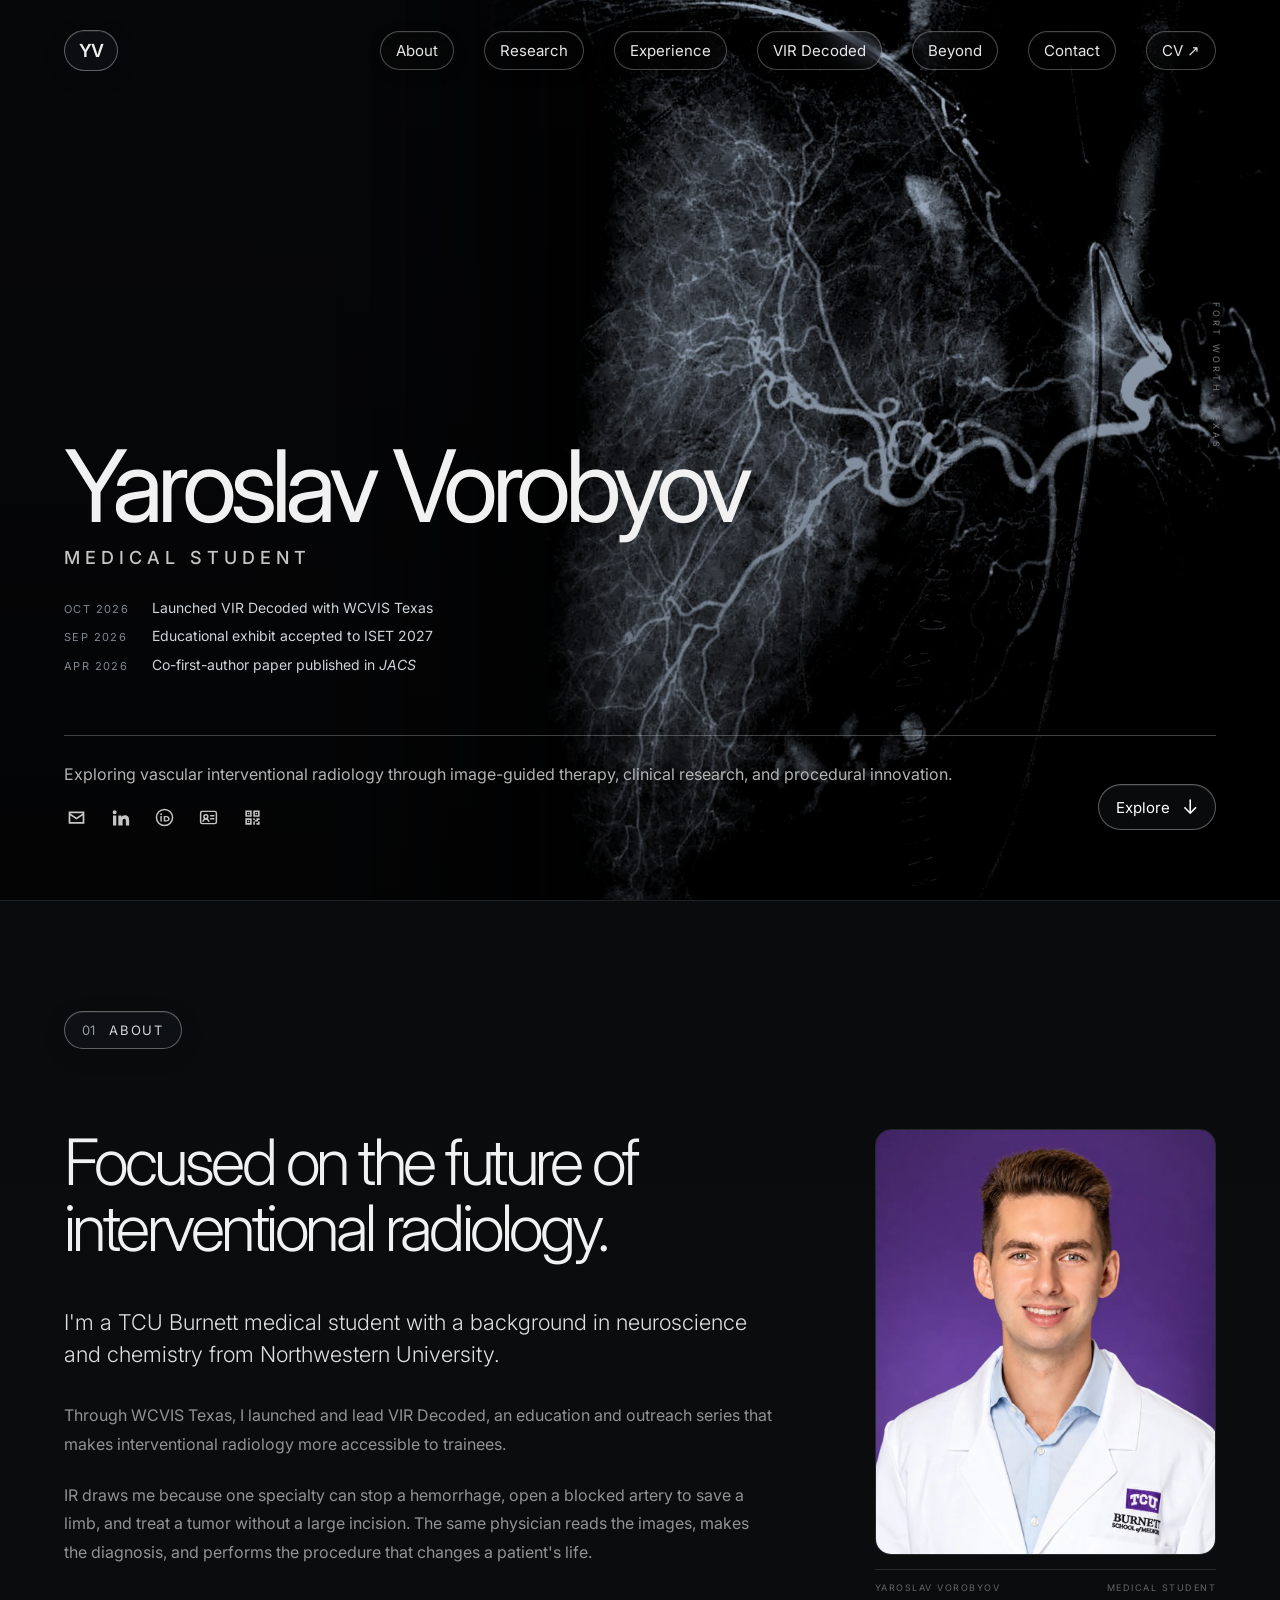
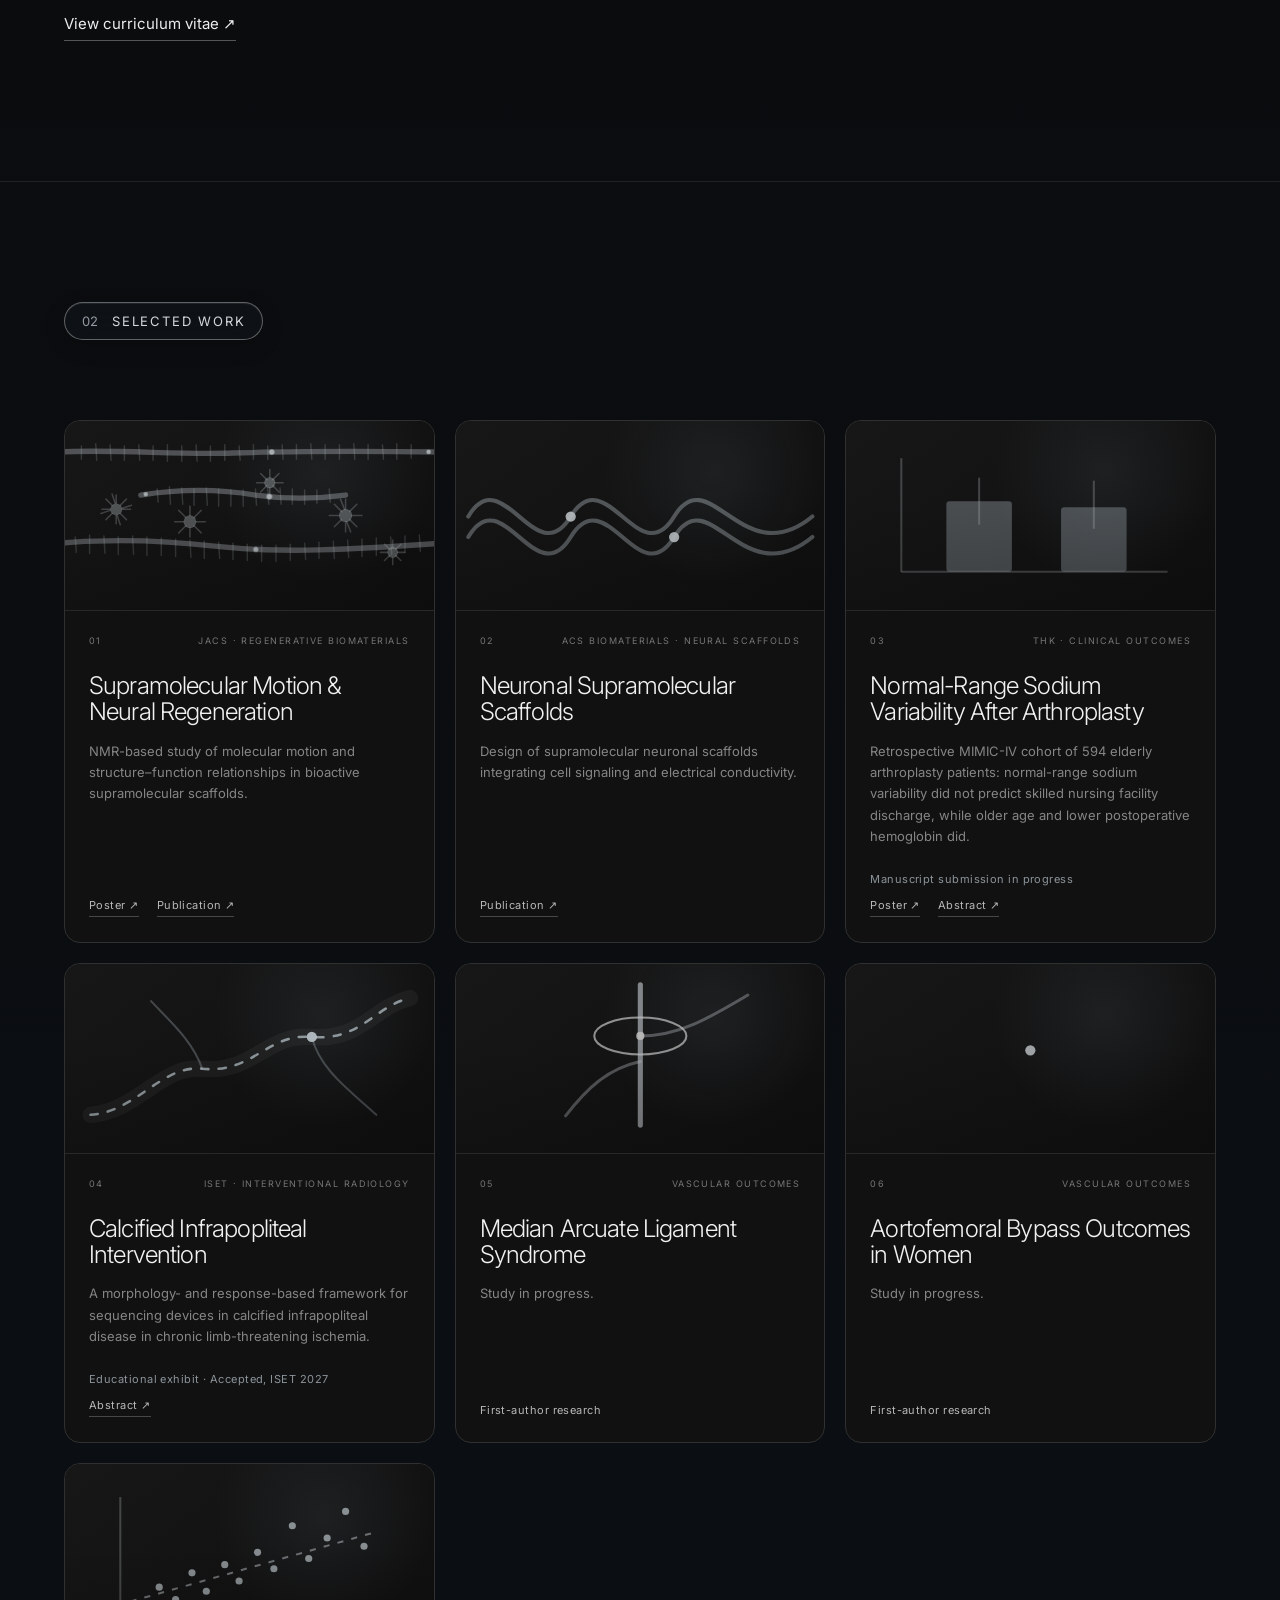
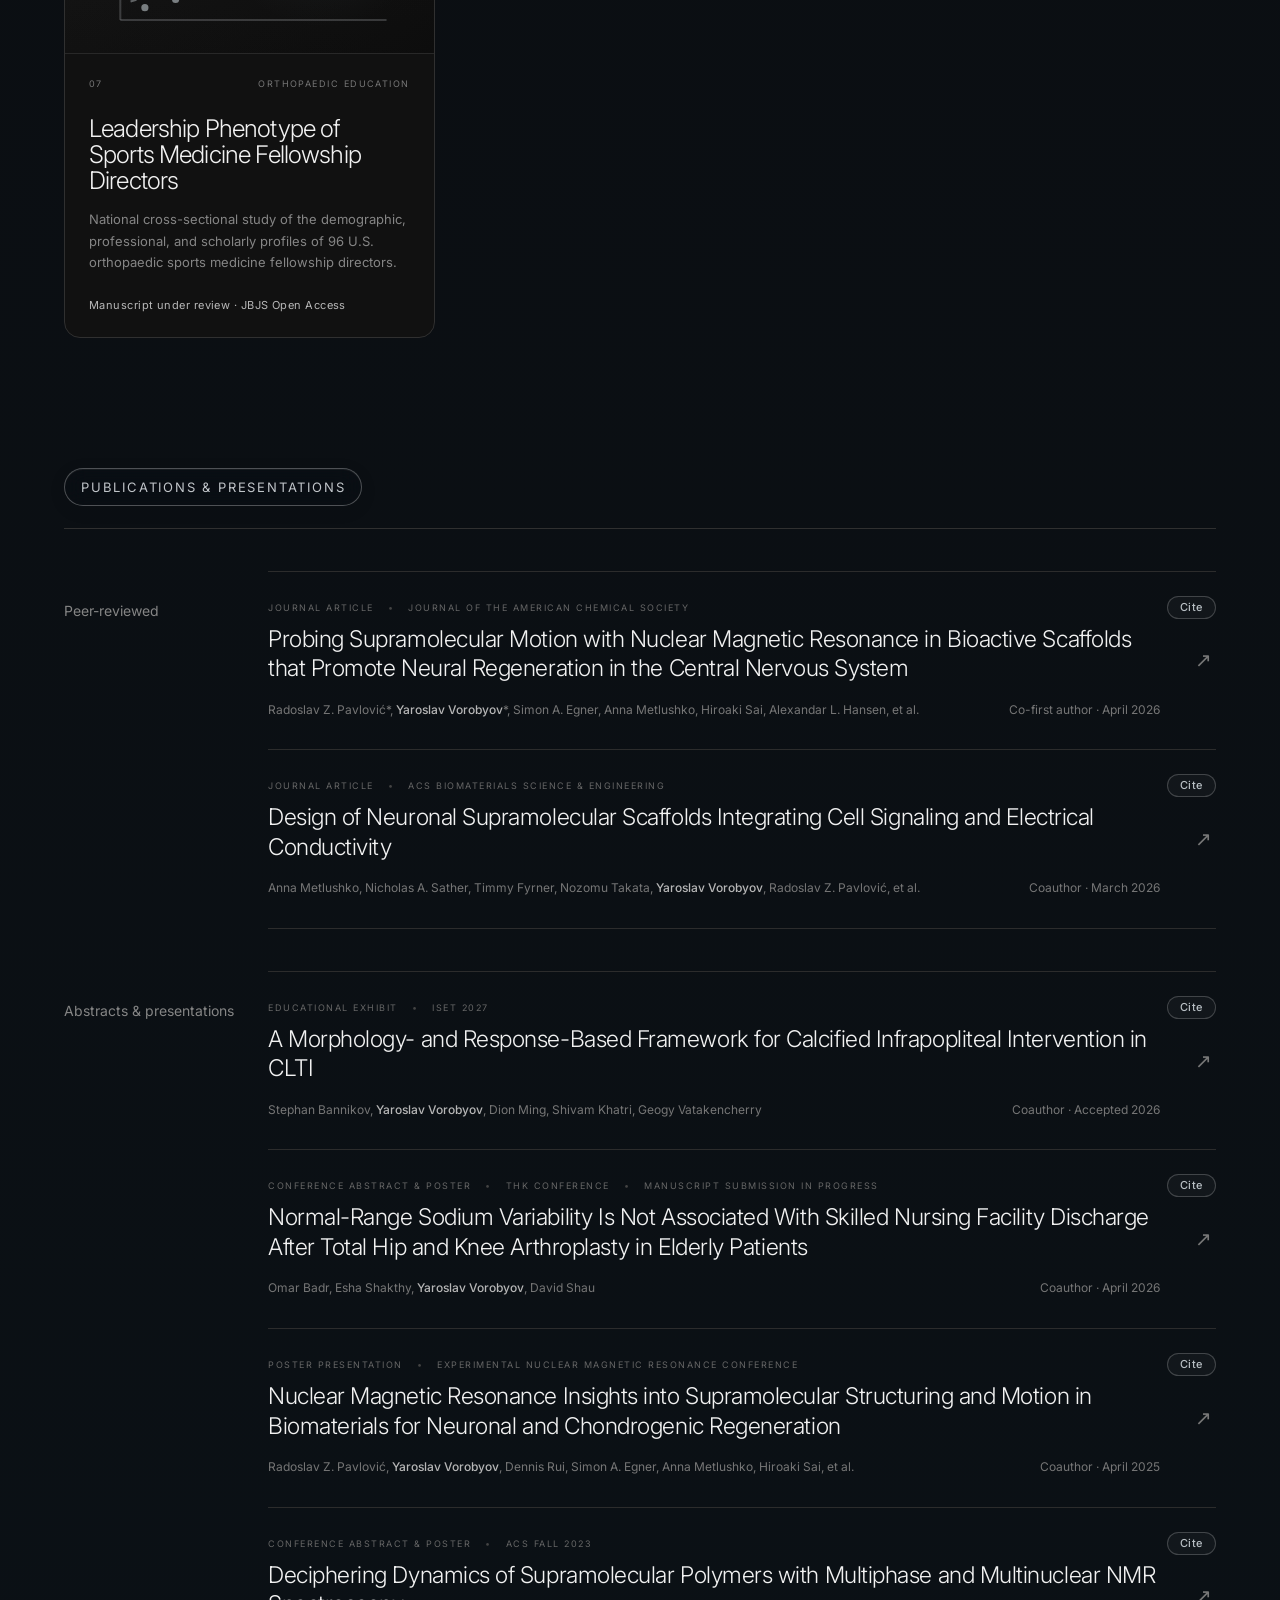
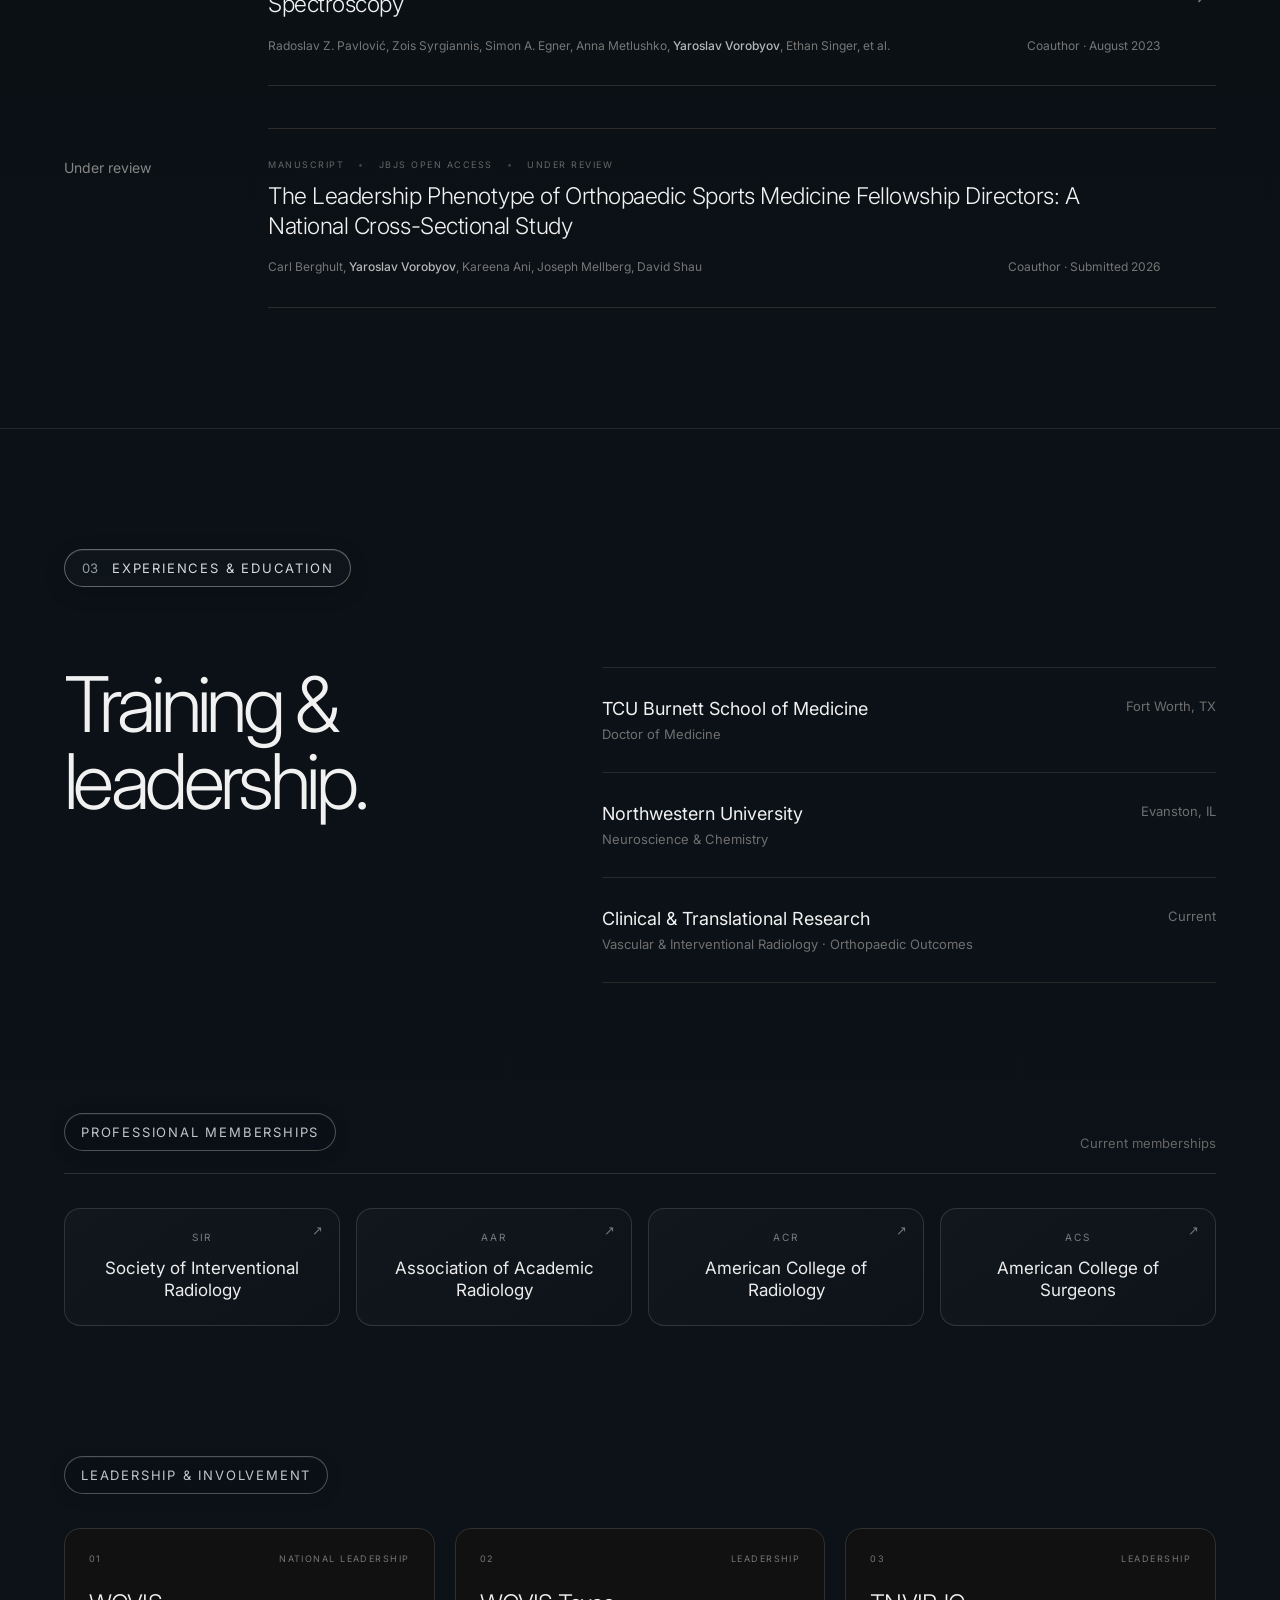
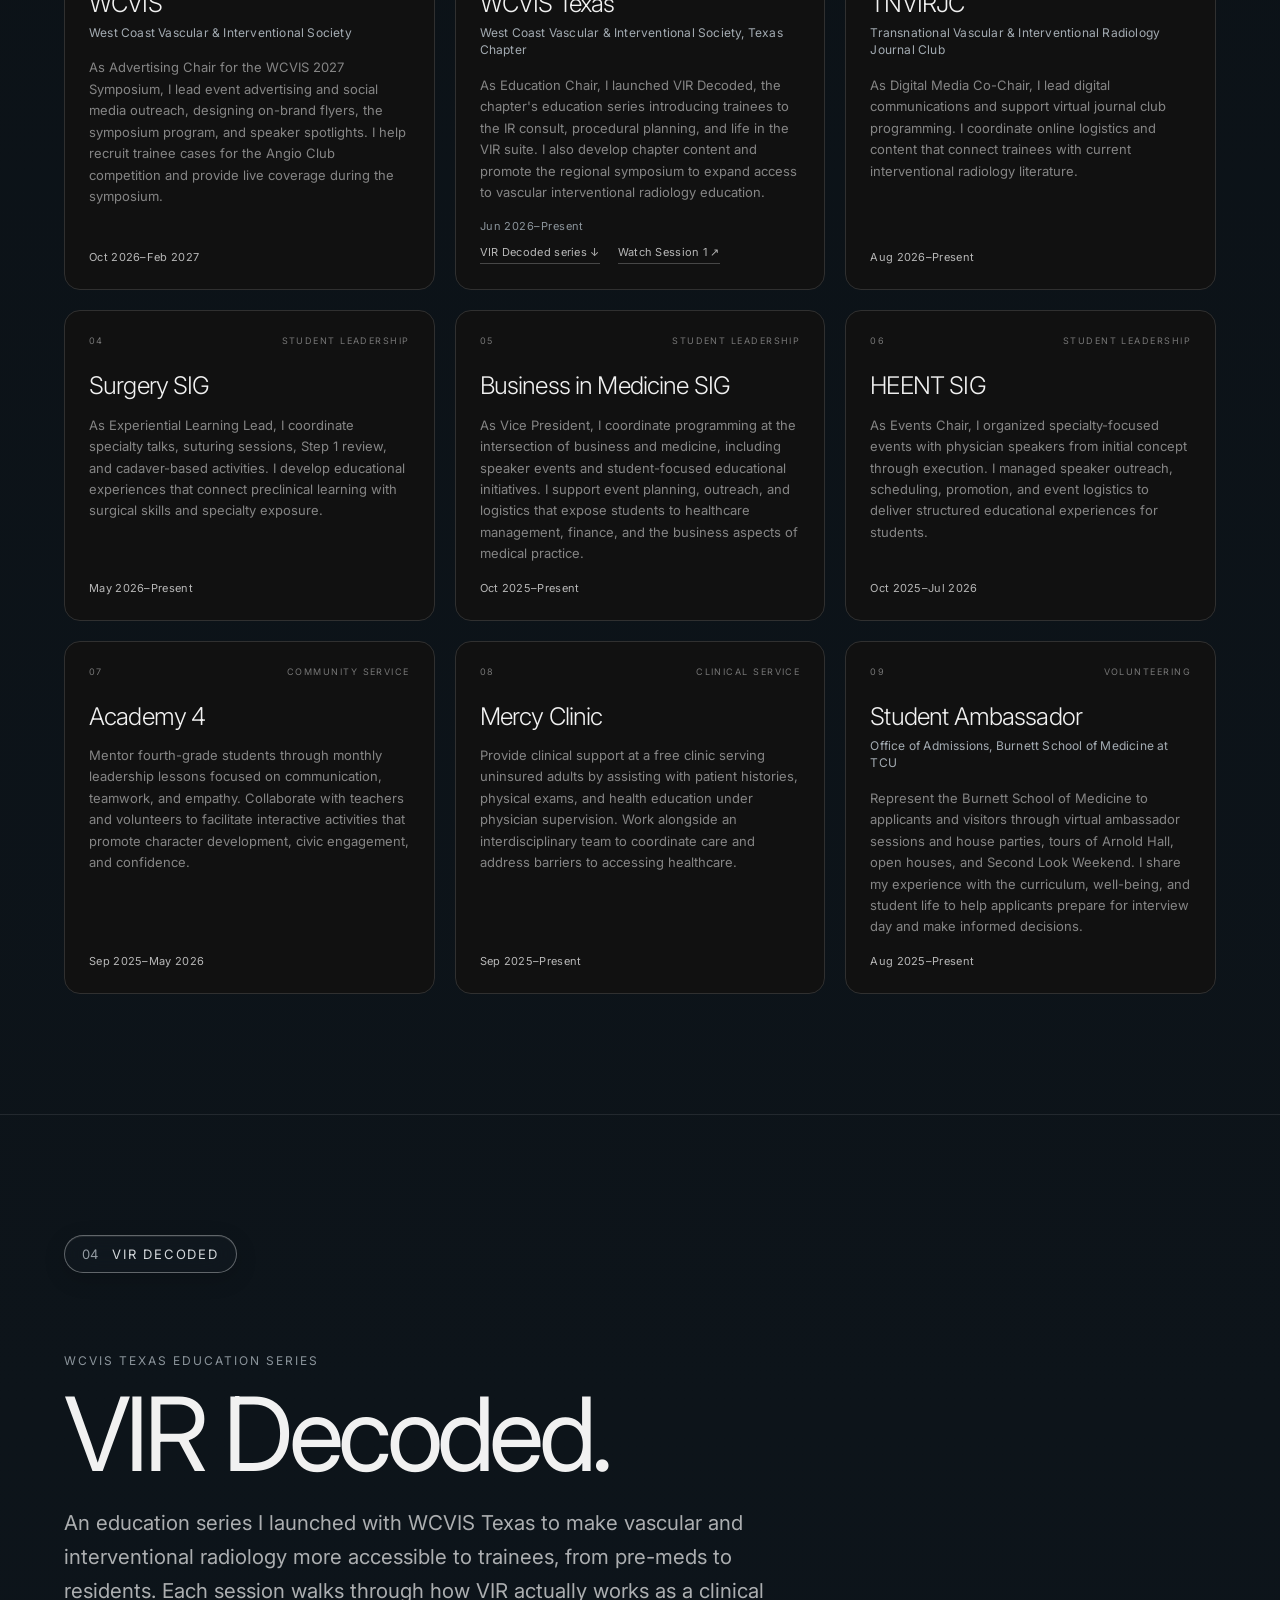
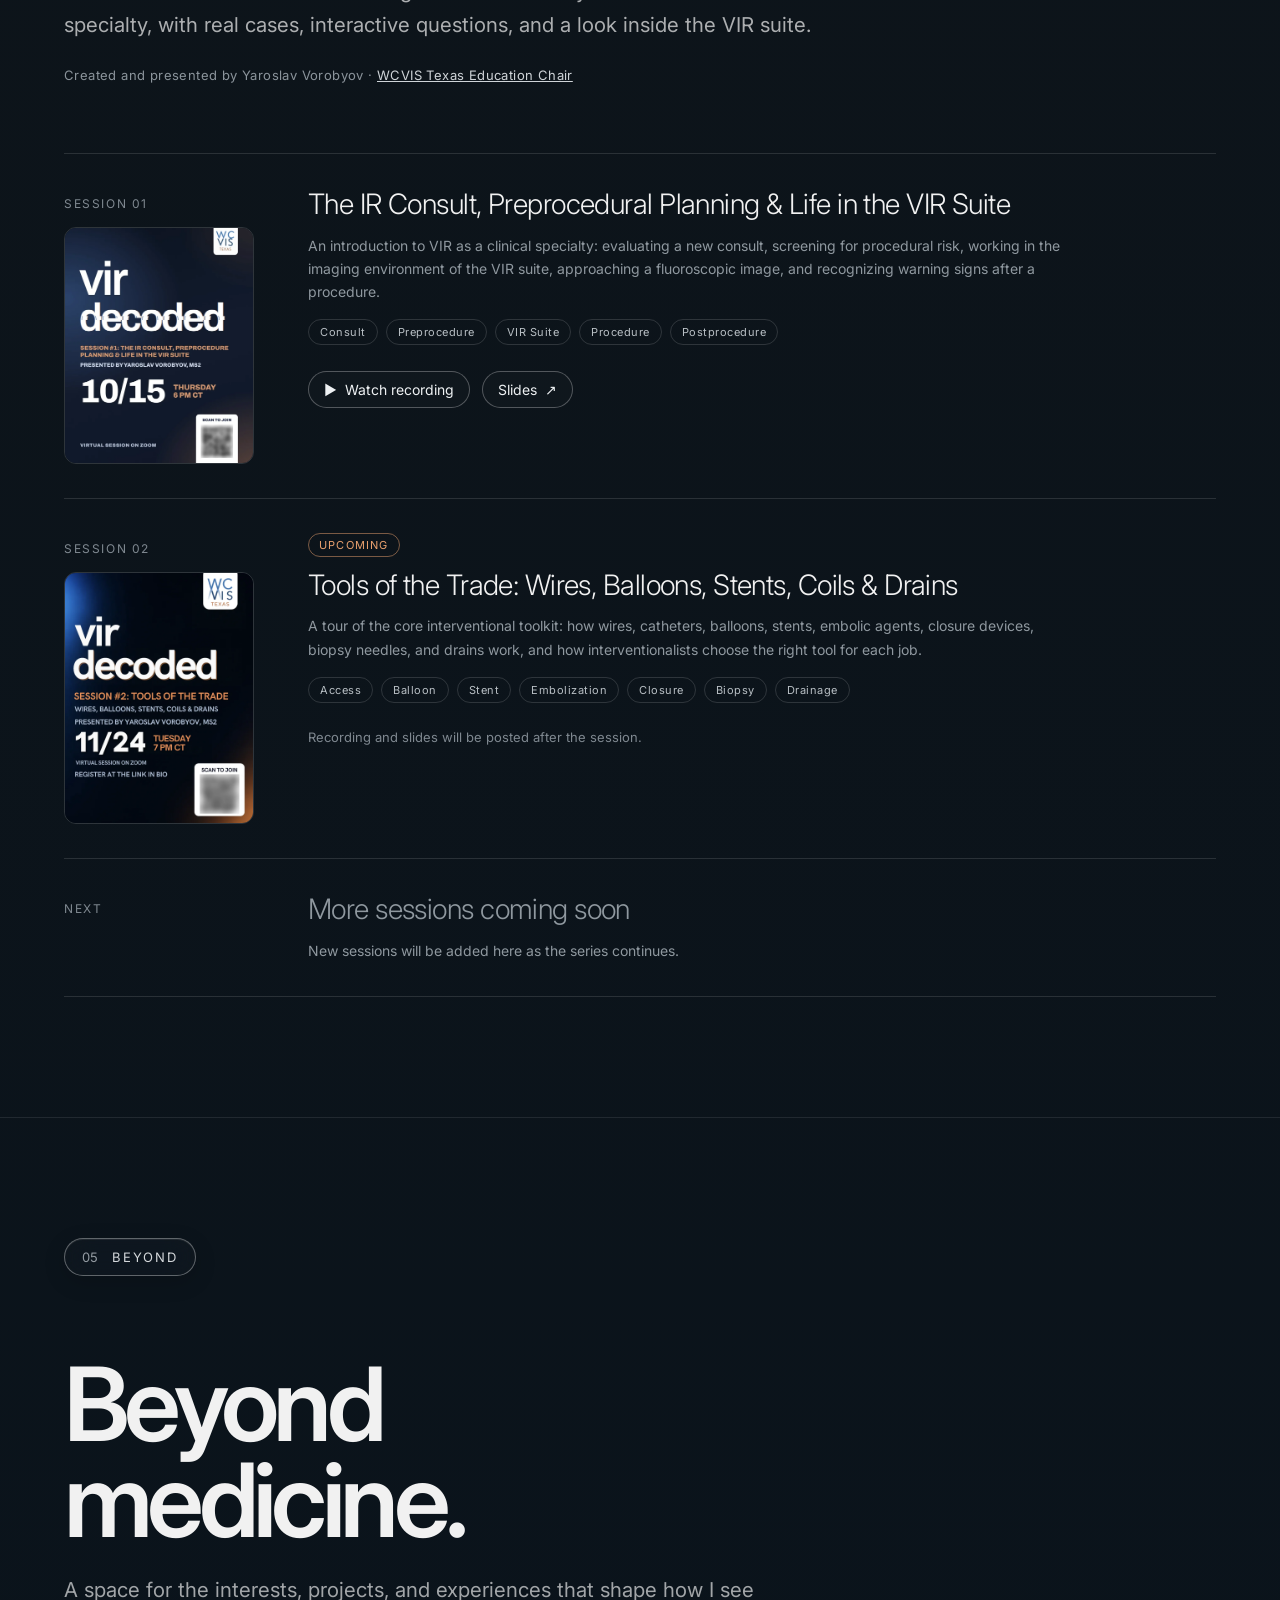
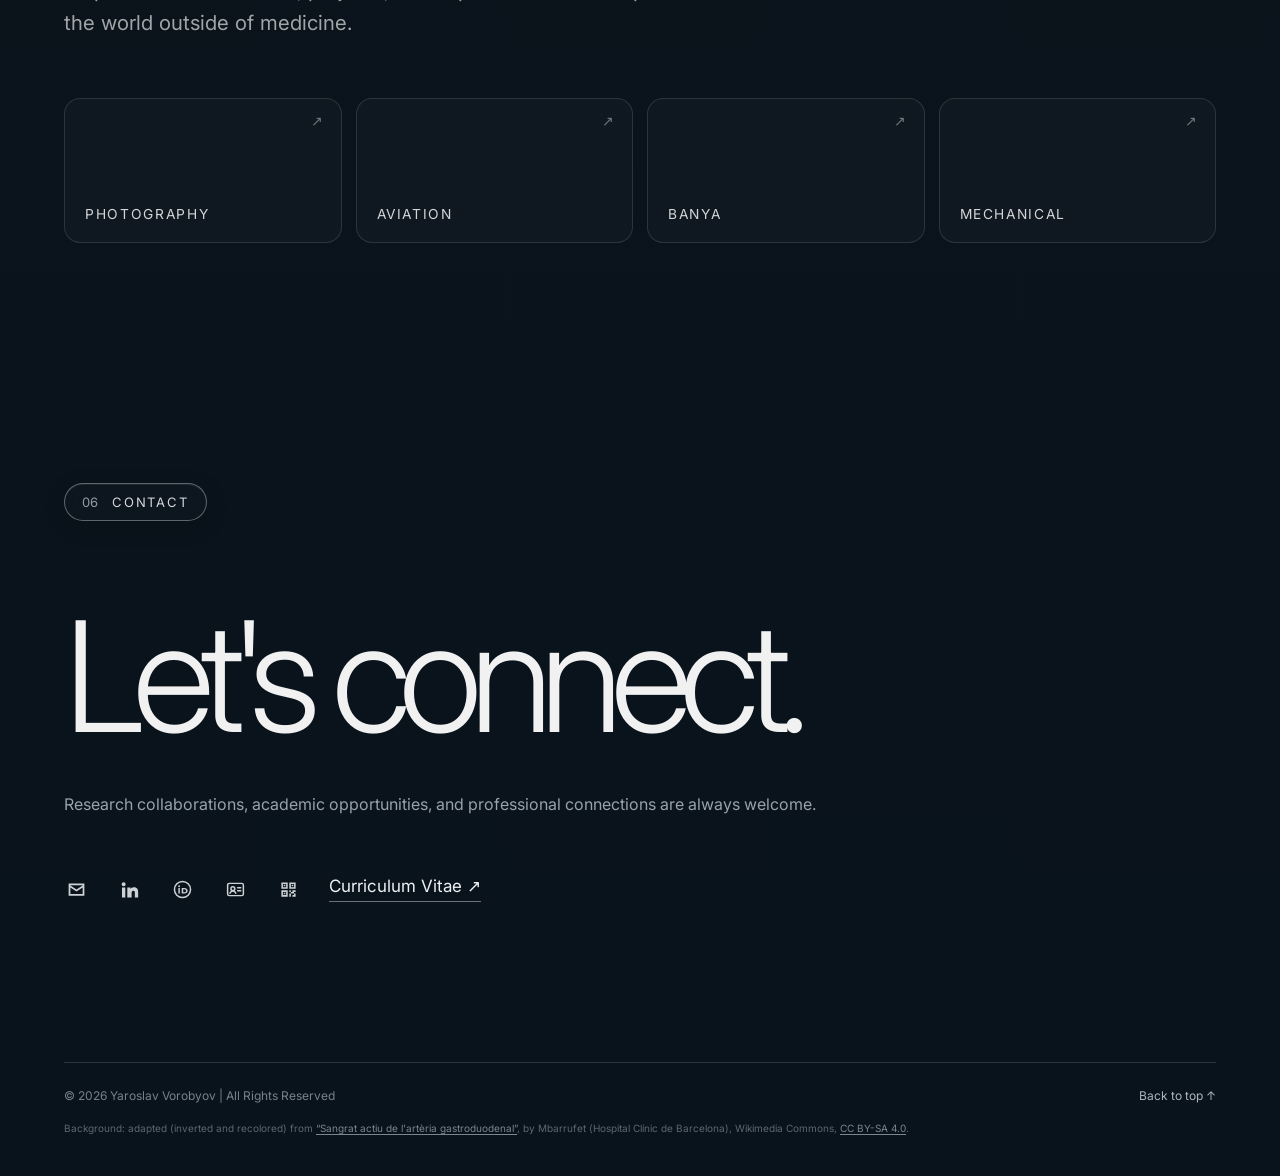
<file: vir-decoded.html>
<!DOCTYPE html>
<html lang="en">
<head>
    <meta charset="UTF-8">
    <title>VIR Decoded — Yaroslav Vorobyov</title>
    <meta name="robots" content="noindex">
    <link rel="canonical" href="https://yaroslavvorobyov.com/index.html#vir-decoded">
    <meta http-equiv="refresh" content="0; url=index.html#vir-decoded">
    <script>location.replace('index.html#vir-decoded');</script>
</head>
<body style="background:#08090b;color:#ddd;font-family:sans-serif">
    <p>This page has moved. <a href="index.html#vir-decoded" style="color:#fff">Continue to VIR Decoded</a>.</p>
</body>
</html>
</file>
<file: style.css>
@import url('https://fonts.googleapis.com/css2?family=Inter:wght@300;400;500;600&display=swap');


/* =========================
   GLOBAL
========================= */

* {
    margin: 0;
    padding: 0;
    box-sizing: border-box;
}


html {
    scroll-behavior: smooth;
}


body {
    background: #080808;
    color: #f1f1f1;

    font-family: 'Inter', sans-serif;

    overflow-x: hidden;
}


::selection {
    background: #ffffff;
    color: #000000;
}


a {
    color: inherit;
}


/* =========================
   BACKGROUND
========================= */

.background {
    position: fixed;
    top: 0;
    left: 0;

    width: 100%;
    height: 100vh;

    z-index: -2;

    background-image: url("hero-angio.jpg?v=2");
    background-size: cover;
    background-position: center;
    background-repeat: no-repeat;
}



.background-overlay {
    position: absolute;
    inset: 0;

    background:
        linear-gradient(
            to bottom,
            rgba(0,0,0,0.20),
            rgba(0,0,0,0.55)
        );
}


/* =========================
   NAVIGATION
========================= */

nav {

    position: fixed;

    top: 0;
    left: 0;

    width: 100%;

    display: flex;

    align-items: center;

    justify-content: space-between;

    padding: 30px 5vw;

    z-index: 1000;

    mix-blend-mode: normal;

}


.brand {

    font-size: 18px;

    font-weight: 600;

    letter-spacing: -1px;

    text-decoration: none;

}


.nav-links {

    display: flex;

    align-items: center;

    gap: 30px;

}


.nav-links a {
    font-size: 15px;
    font-weight: 400;
    text-decoration: none;
    color: #e6e6e6;

    border: 1px solid rgba(255,255,255,.28);
    border-radius: 999px;
    padding: 9px 15px;

    background: rgba(12,12,12,.20);

    -webkit-backdrop-filter: blur(12px) saturate(125%);
    backdrop-filter: blur(12px) saturate(125%);

    box-shadow:
        inset 0 1px 0 rgba(255,255,255,.05),
        0 4px 18px rgba(0,0,0,.08);

    transition:
        background .25s ease,
        border-color .25s ease,
        transform .25s ease,
        opacity .25s ease;
}


.nav-links a:hover {
    opacity: 1;
    background: rgba(255,255,255,.08);
    border-color: rgba(255,255,255,.48);
    transform: translateY(-1px);
}


.nav-cv {
    border-color: rgba(255,255,255,.42);
    background: rgba(12,12,12,.24);
}


/* =========================
   HERO
========================= */

.hero {

    min-height: 100vh;

    display: flex;

    align-items: flex-end;

    position: relative;

    padding:

        150px
        5vw
        70px;

}


.hero-inner {

    width: 100%;

}


.hero-label {

    color: #b3b3b3;

    font-size: 11px;

    letter-spacing: 3px;

    margin-bottom: 35px;

}


.hero h1 {
    font-size: clamp(38px, 8.4vw, 100px);
    line-height: 0.9;
    letter-spacing: -0.065em;
    font-weight: 400;
    white-space: nowrap;
    margin: 0;
}

.hero-subtitle {
    margin-top: 16px;
    color: #c5c5c5;
    font-size: 18px;
    font-weight: 500;
    letter-spacing: 5px;
}

.hero-bottom {

    margin-top: 60px;

    padding-top: 25px;

    border-top: 1px solid rgba(255,255,255,.25);

    display: flex;

    justify-content: space-between;

    align-items: flex-end;

}


.hero-description {
    color: #b3b3b3;
    line-height: 1.65;
    font-size: 16px;
    max-width: none;
    white-space: nowrap;
}

.hero-left {
    display: flex;
    flex-direction: column;
    align-items: flex-start;
}


.hero-socials {
    display: flex;
    align-items: center;
    gap: 17px;
    margin-top: 18px;
}

.hero-socials a {
    display: inline-flex;
    align-items: center;
    justify-content: center;

    width: 19px;
    height: 19px;

    color: #e6e6e6;
    text-decoration: none;
    opacity: 0.86;

    transition:
        opacity 0.2s ease,
        transform 0.2s ease;
}

.hero-socials svg {
    width: 17px;
    height: 17px;
    display: block;
}

.hero-socials a:hover {
    opacity: 1;
    transform: translateY(-1px);
}


.explore {
    display: flex;
    align-items: center;
    gap: 12px;

    color: #ffffff;
    text-decoration: none;
    font-size: 15px;
    font-weight: 400;

    border: 1px solid rgba(255,255,255,.4);
    border-radius: 50px;

    padding: 10px 17px;

    transition: 
        background 0.25s ease,
        border-color 0.25s ease,
        opacity 0.25s ease;
}

.explore:hover {
    background: rgba(255,255,255,.08);
    border-color: rgba(255,255,255,.7);
}

.arrow {

    font-size: 20px;

}


.hero-side {

    position: absolute;

    right: 5vw;

    top: 50%;

    transform:

        translateY(-50%)
        rotate(90deg);

    transform-origin: right;

    color: #777;

    font-size: 9px;

    letter-spacing: 3px;

}


/* =========================
   SECTIONS
========================= */

.section {

    background: #0b0b0b;

    border-top: 1px solid #252525;

    padding: 120px 5vw;

}


.section-heading {

    display: flex;

    gap: 30px;

    margin-bottom: 100px;

}


.section-number {
    color: #666;
    font-size: 15px;
    font-weight: 400;
}

.section-label {
    color: #999;
    font-size: 15px;
    font-weight: 400;
    letter-spacing: 2px;
}


/* =========================
   ABOUT
========================= */

.about-section {
    background: #0b0b0b;
}


.about-layout {
    display: grid;

    grid-template-columns:
        minmax(0, 1.25fr)
        minmax(300px, .75fr);

    gap: 9vw;

    align-items: start;
}


.about-content {
    max-width: 820px;
}




.about-content h2 {
    font-size: clamp(
        45px,
        5vw,
        82px
    );

    font-weight: 300;

    line-height: 1.03;

    letter-spacing: -0.055em;

    margin-bottom: 50px;

    max-width: 800px;
}


.about-intro {
    color: #dedede;

    font-size: clamp(
        21px,
        2vw,
        29px
    );

    font-weight: 300;

    line-height: 1.5;

    max-width: 720px;

    margin-bottom: 32px;
}


.about-text {
    color: #909090;

    font-size: 16px;

    line-height: 1.8;

    max-width: 700px;

    margin-bottom: 24px;
}


.about-cv {
    display: inline-block;

    margin-top: 25px;

    color: #eeeeee;

    font-size: 14px;

    text-decoration: none;

    padding-bottom: 7px;

    border-bottom: 1px solid #555;

    transition: opacity .25s ease;
}


.about-cv:hover {
    opacity: .55;
}


/* HEADSHOT */

.about-photo-wrapper {
    width: 100%;
}


.about-photo {
    width: 100%;

    aspect-ratio: 4 / 5;

    object-fit: cover;

    object-position: center top;

    display: block;
}


.photo-caption {
    display: flex;

    justify-content: space-between;

    gap: 20px;

    padding-top: 14px;

    color: #656565;

    font-size: 9px;

    letter-spacing: 1.5px;

    border-top: 1px solid #252525;

    margin-top: 12px;
}


.text-link {

    width: fit-content;

    margin-top: 20px;

    text-decoration: none;

    padding-bottom: 6px;

    border-bottom: 1px solid #555;

}


/* =========================
   SELECTED WORK
========================= */

.selected-work-section {
    background: #0b0b0b;
}

.selected-work-section .section-heading {
    margin-bottom: 56px;
}




/* six featured cards, three per row on desktop */
.work-grid {
    display: grid;
    grid-template-columns: repeat(3, minmax(0, 1fr));
    gap: 20px;
}

.work-card {
    min-width: 0;
    overflow: hidden;
    border: 1px solid #303030;
    background: #111111;
    display: flex;
    flex-direction: column;
    transition: transform .28s ease, border-color .28s ease, box-shadow .28s ease;
}

.work-card:hover {
    transform: translateY(-6px);
    border-color: #585858;
    box-shadow: 0 18px 42px rgba(0,0,0,.28);
}

.work-art {
    height: 190px;
    position: relative;
    overflow: hidden;
    border-bottom: 1px solid #282828;
    background:
        radial-gradient(circle at 70% 28%, rgba(125,146,159,.10), transparent 38%),
        linear-gradient(145deg, #171717, #0e0e0e);
}

.work-art::after {
    content: "";
    position: absolute;
    inset: 0;
    background: linear-gradient(to top, rgba(8,8,8,.18), transparent 60%);
    pointer-events: none;
}

.work-art svg {
    width: 100%;
    height: 100%;
    display: block;
    transition: transform .55s cubic-bezier(.2,.75,.25,1), opacity .35s ease;
    opacity: .78;
}

.work-card:hover .work-art svg {
    transform: scale(1.045);
    opacity: 1;
}

.work-card-body {
    min-height: 250px;
    padding: 24px 24px 25px;
    display: flex;
    flex-direction: column;
    flex: 1;
}

.work-card-meta {
    display: flex;
    justify-content: space-between;
    gap: 16px;
    margin-bottom: 26px;
    color: #767676;
    font-size: 9px;
    letter-spacing: 1.45px;
}

.work-card-meta span:last-child {
    text-align: right;
}

.work-card h3 {
    font-size: clamp(23px, 1.9vw, 34px);
    font-weight: 300;
    line-height: 1.08;
    letter-spacing: -.035em;
    margin-bottom: 16px;
}

.work-card-body > p {
    color: #858585;
    font-size: 13px;
    line-height: 1.65;
    margin-bottom: 24px;
}

.work-foot {
    margin-top: auto;
    color: #b8b8b8;
    font-size: 11px;
    letter-spacing: .45px;
}

.work-foot-link {
    width: fit-content;
    text-decoration: none;
    padding-bottom: 4px;
    border-bottom: 1px solid #474747;
    transition: color .2s ease, border-color .2s ease;
}

.work-foot-link:hover {
    color: #fff;
    border-color: #aaa;
}

.work-foot-links {
    display: flex;
    align-items: center;
    gap: 18px;
    flex-wrap: wrap;
}

.work-foot-links .work-foot-link {
    margin-top: 0;
}

/* Card animations */
.card-ir svg path,
.card-mals svg path,
.card-aorto svg path {
    fill: none;
    stroke-linecap: round;
    stroke-linejoin: round;
}

.ir-shadow { stroke: rgba(255,255,255,.06); stroke-width: 16; }
.ir-flow { stroke: rgba(215,228,235,.78); stroke-width: 2.5; stroke-dasharray: 7 10; animation: irFlow 6s linear infinite; }
.ir-branch { stroke: rgba(215,228,235,.32); stroke-width: 2; }
.ir-pulse { fill: rgba(228,240,246,.92); animation: irPulse 2.2s ease-in-out infinite; }
@keyframes irFlow { to { stroke-dashoffset: -110; } }
@keyframes irPulse { 50% { r: 8; opacity: .35; } }

.mals-aorta { stroke: rgba(220,226,232,.70); stroke-width: 5; }
.mals-branch { stroke: rgba(220,226,232,.40); stroke-width: 3; }
.mals-ring { fill: none; stroke: rgba(242,242,242,.72); stroke-width: 2; transform-origin: 180px 68px; animation: malsCompress 2.8s ease-in-out infinite; }
.mals-focus { fill: rgba(235,235,235,.88); }
@keyframes malsCompress { 50% { transform: scaleX(.68); opacity: .42; } }

.aorto-main, .aorto-left, .aorto-right, .aorto-side { stroke: rgba(220,226,232,.62); stroke-width: 3; stroke-dasharray: 220; stroke-dashoffset: 220; animation: vesselDraw 5.6s ease-in-out infinite; }
.aorto-side { stroke-width: 2; opacity: .55; }
.aorto-node { fill: rgba(230,236,241,.86); animation: nodePulse 2.4s ease-in-out infinite; }
@keyframes vesselDraw { 0%,12% { stroke-dashoffset:220; } 48%,82% { stroke-dashoffset:0; } 100% { stroke-dashoffset:-80; } }
@keyframes nodePulse { 50% { r: 8; opacity: .42; } }

.chart-axis, .chart-error { stroke: rgba(220,225,230,.30); stroke-width: 2; }
.chart-bar { fill: rgba(203,216,226,.38); transform-box: fill-box; transform-origin: center bottom; }
.sodium-one { animation: barOne 3.8s ease-in-out infinite alternate; }
.sodium-two { animation: barTwo 4.4s ease-in-out infinite alternate; }
@keyframes barOne { from { transform: scaleY(.72); } to { transform: scaleY(1); } }
@keyframes barTwo { from { transform: scaleY(.82); } to { transform: scaleY(1); } }

.fiber { fill: none; stroke: rgba(208,220,228,.33); stroke-width: 4; stroke-linecap: round; }
.fiber.one { stroke-dasharray: 10 10; animation: fiberShift 8s linear infinite; }
.fiber.two { stroke-dasharray: 5 12; animation: fiberShiftBack 10s linear infinite; }
.nmr { fill: none; stroke: rgba(234,241,246,.80); stroke-width: 2; stroke-dasharray: 520; stroke-dashoffset: 520; animation: nmrDraw 4.8s ease-in-out infinite; }
@keyframes fiberShift { to { stroke-dashoffset: -120; } }
@keyframes fiberShiftBack { to { stroke-dashoffset: 130; } }
@keyframes nmrDraw { 0%,10% { stroke-dashoffset:520; opacity:.2; } 45%,82% { stroke-dashoffset:0; opacity:.95; } 100% { stroke-dashoffset:-100; opacity:.2; } }

.bio-wave { fill: none; stroke: rgba(213,224,232,.42); stroke-width: 4; stroke-linecap: round; }
.wave-a { animation: waveMove 5s ease-in-out infinite alternate; }
.wave-b { animation: waveMove 6.4s ease-in-out infinite alternate-reverse; }
.bio-dot { fill: rgba(235,242,246,.9); }
.d1 { animation: bioPulse 2.2s ease-in-out infinite; }
.d2 { animation: bioPulse 2.2s ease-in-out 1.1s infinite; }
@keyframes waveMove { from { transform: translateX(-8px); } to { transform: translateX(8px); } }
@keyframes bioPulse { 50% { r: 9; opacity: .35; } }

/* Publications list */
.publications-block { margin-top: 130px; }
.publications-heading { display:flex; justify-content:space-between; align-items:flex-end; gap:30px; padding-bottom:22px; border-bottom:1px solid #303030; }
.publications-heading p { color:#b0b0b0; font-size:15px; letter-spacing:2px; }
.publications-heading span { color:#666; font-size:13px; }
.pub-year-group { display:grid; grid-template-columns:120px minmax(0,1fr); gap:34px; padding-top:42px; }
.pub-year { color:#858585; font-size:16px; }
.pub-list { border-top:1px solid #2c2c2c; }
.pub-entry { position:relative; display:block; padding:30px 56px 30px 0; border-bottom:1px solid #2c2c2c; color:inherit; text-decoration:none; transition:padding-left .25s ease, background .25s ease; }
a.pub-entry:hover { padding-left:12px; background:rgba(255,255,255,.018); }
.pub-meta { display:flex; flex-wrap:wrap; gap:14px; margin-bottom:12px; color:#666; font-size:9px; letter-spacing:1.5px; }
.pub-meta span + span::before { content:"•"; margin-right:14px; color:#444; }
.pub-entry h3 { max-width:1080px; font-size:clamp(20px,1.8vw,29px); font-weight:300; line-height:1.28; letter-spacing:-.02em; margin-bottom:17px; }
.pub-bottom { display:flex; justify-content:space-between; gap:28px; color:#767676; font-size:12px; line-height:1.55; }
.pub-bottom strong { color:#b7b7b7; font-weight:500; }
.pub-role { white-space:nowrap; }
.pub-arrow { position:absolute; right:4px; top:50%; transform:translateY(-50%); color:#777; font-size:20px; transition:transform .2s ease,color .2s ease; }
a.pub-entry:hover .pub-arrow { color:#ddd; transform:translate(4px,calc(-50% - 4px)); }

@media (max-width: 1100px) {
    .work-grid { grid-template-columns: repeat(2, minmax(0,1fr)); }
}

@media (max-width: 760px) {
    .work-grid { grid-template-columns:1fr; }
    .work-art { height:180px; }
    .work-card-body { min-height:auto; }
    .pub-year-group { grid-template-columns:1fr; gap:16px; }
    .pub-bottom { flex-direction:column; gap:7px; }
    .pub-role { white-space:normal; }
}

@media (max-width: 560px) {
    .publications-block { margin-top:95px; }
    .publications-heading { flex-direction:column; align-items:flex-start; gap:8px; }
    .pub-entry { padding-right:36px; }
    .pub-meta { flex-direction:column; gap:5px; }
    .pub-meta span + span::before { content:""; margin-right:0; }
}

/* =========================
   EXPERIENCE
========================= */

/* =========================
   EXPERIENCE
========================= */

.experience-grid {

    display: grid;

    grid-template-columns:
        .8fr
        1.2fr;

    gap: 10vw;

}


.experience-intro h2 {

    font-size: clamp(
        50px,
        6vw,
        95px
    );

    font-weight: 300;

    line-height: 1;

    letter-spacing: -.06em;

}


.experience-list {

    border-top: 1px solid #292929;

}


.experience-row {

    display: flex;

    justify-content: space-between;

    gap: 30px;

    padding: 30px 0;

    border-bottom: 1px solid #292929;

}


.experience-row h3 {

    font-size: 18px;

    font-weight: 400;

    margin-bottom: 7px;

}


.experience-row p,

.experience-row span {

    color: #6f6f6f;

    font-size: 13px;

}



/* =========================
   CONTACT
========================= */

.contact-section {

    min-height: 90vh;

    background: #eeeeea;

    color: #111111;

    padding:

        100px
        5vw
        40px;

}


.contact-label {

    font-size: 11px;

    letter-spacing: 2px;

    margin-top: 10px;

}


.contact-section h2 {

    margin-top: 100px;

    font-size: clamp(
        75px,
        12vw,
        190px
    );

    font-weight: 300;

    letter-spacing: -.08em;

    line-height: .85;

}


.contact-description {

    margin-top: 50px;

    max-width: 450px;

    color: #555;

    line-height: 1.6;

}


.contact-links {

    display: flex;

    gap: 40px;

    margin-top: 60px;

    flex-wrap: wrap;

}


.contact-links a {
    color: #111;
    text-decoration: none;
}

.contact-links a:not(.contact-cv) {
    display: inline-flex;
    align-items: center;
    justify-content: center;

    width: 22px;
    height: 22px;

    opacity: .86;
    transition: opacity .2s ease, transform .2s ease;
}

.contact-links a:not(.contact-cv):hover {
    opacity: 1;
    transform: translateY(-1px);
}

.contact-links svg {
    width: 19px;
    height: 19px;
    display: block;
}

.contact-cv {
    border-bottom: 1px solid #777;
    padding-bottom: 6px;
}

footer {

    margin-top: 160px;

    padding-top: 25px;

    border-top: 1px solid #bdbdbd;

    display: flex;

    justify-content: space-between;

    color: #666;

    font-size: 12px;

}


footer a {

    color: #555;

    text-decoration: none;

}


/* =========================
   MOBILE
========================= */

@media (max-width: 800px) {

    nav {

        padding:
            25px
            22px;

    }


    .nav-links {

        gap: 16px;

    }


    .nav-links a:not(.nav-cv) {

        display: none;

    }


    .hero {

        min-height: 100svh;

        padding:

            130px
            22px
            45px;

    }


  .hero h1 {
    font-size: clamp(34px, 9vw, 70px);
    letter-spacing: -0.06em;
    white-space: nowrap;
}
   
   .hero-description {
        white-space: normal;
        max-width: 430px;
    }
   
    .hero-bottom {

        flex-direction: column;

        align-items: flex-start;

        gap: 40px;

    }


    .hero-side {

        display: none;

    }


    .section {

        padding:

            90px
            22px;

    }


    .section-heading {

        margin-bottom: 65px;

    }


    .about-grid,

    .experience-grid {

        grid-template-columns:
            1fr;

        gap: 70px;

    }


    .research-header {

        align-items: flex-start;

        flex-direction: column;

        gap: 30px;

    }


    .research-item {

        grid-template-columns:
            35px
            1fr
            25px;

        gap: 15px;

    }


    .research-description {

        grid-column:
            2 / 4;

    }


    .contact-section {

        padding:

            80px
            22px
            35px;

    }


    .contact-section h2 {

        margin-top: 70px;

    }


    footer {

        margin-top: 120px;

    }
   .about-layout {
    grid-template-columns: 1fr;

    gap: 65px;
}


.about-content h2 {
    font-size: clamp(
        42px,
        12vw,
        68px
    );
}


.about-photo-wrapper {
    max-width: 460px;
}


.about-photo {
    aspect-ratio: 4 / 5;
}

} /* end original mobile media query */


/* =========================================
   ABOUT SECTION - FINAL OVERRIDE
========================================= */

.about-section {
    background: #0b0b0b;
    padding: 110px 5vw 140px;
}


.about-section .section-heading {
    display: flex;
    gap: 55px;
    margin-bottom: 80px;
}


.about-layout {
    display: grid;
    grid-template-columns: minmax(0, 1.35fr) minmax(320px, 0.65fr);
    gap: 8vw;
    align-items: start;
}


.about-content {
    max-width: 850px;
}




.about-content h2 {
    font-size: clamp(48px, 5vw, 80px);
    font-weight: 300;
    line-height: 1.03;
    letter-spacing: -0.055em;
    margin: 0 0 45px 0;
    color: #f1f1f1;
}


.about-intro {
    color: #dedede;
    font-size: clamp(21px, 1.7vw, 28px);
    font-weight: 300;
    line-height: 1.5;
    margin-bottom: 30px;
    max-width: 760px;
}


.about-text {
    color: #929292;
    font-size: 16px;
    line-height: 1.8;
    margin-bottom: 22px;
    max-width: 740px;
}


.about-cv {
    display: inline-block;
    margin-top: 25px;
    color: #eeeeee;
    font-size: 15px;
    text-decoration: none;
    padding-bottom: 7px;
    border-bottom: 1px solid #555;
    transition: opacity 0.25s ease;
}


.about-cv:hover {
    opacity: 0.55;
}


/* HEADSHOT */

.about-photo-wrapper {
    width: 100%;
    max-width: 430px;
    justify-self: end;
}


.about-photo {
    width: 100%;
    height: auto;
    aspect-ratio: 4 / 5;
    object-fit: cover;
    object-position: center top;
    display: block;
}


.photo-caption {
    display: flex;
    justify-content: space-between;
    gap: 20px;
    margin-top: 14px;
    padding-top: 12px;
    border-top: 1px solid #292929;
    color: #666;
    font-size: 9px;
    letter-spacing: 1.5px;
}


/* MOBILE */

@media (max-width: 800px) {

    .about-section {
        padding: 90px 22px;
    }

    .about-layout {
        grid-template-columns: 1fr;
        gap: 60px;
    }

    .about-content h2 {
        font-size: clamp(42px, 12vw, 65px);
    }

    .about-photo-wrapper {
        max-width: 430px;
        justify-self: start;
    }

    .photo-caption {
        flex-direction: column;
        gap: 5px;
    }
}

/* =========================================
   CONTINUOUS ABOUT → CONTACT COLOR GRADIENT
   Pulled from the cool blue/steel palette of the hero image.
========================================= */

.site-gradient {
    position: relative;
    background:
        linear-gradient(
            180deg,
            #0a0b0c 0%,
            #0b0e12 20%,
            #0b1116 45%,
            #0d141a 70%,
            #09131c 100%
        );
}

/* Let the single parent gradient flow uninterrupted behind every section. */
.site-gradient .section,
.site-gradient .about-section,
.site-gradient .selected-work-section,
.site-gradient .contact-section {
    background: transparent;
}

/* Keep the section dividers subtle against the changing background. */
.site-gradient .section,
.site-gradient .contact-section {
    border-top-color: rgba(255,255,255,.09);
}

/* Contact used to be a light section; adapt it to the dark end of the gradient. */
.site-gradient .contact-section {
    color: #f1f1f1;
}

.site-gradient .contact-label {
    color: #a7afb7;
}

.site-gradient .contact-description {
    color: #98a2ab;
}

.site-gradient .contact-links a {
    color: #edf1f4;
}

.site-gradient .contact-cv {
    border-bottom-color: rgba(237,241,244,.42);
}

.site-gradient .contact-cv:hover {
    border-bottom-color: rgba(255,255,255,.85);
}

.site-gradient footer {
    border-top-color: rgba(255,255,255,.14);
    color: #77828c;
}

.site-gradient footer a {
    color: #aeb6bd;
}

/* Experience activity cards */
#experience .activity-card {
    border-radius: 16px;
}

#experience .activity-card .work-card-body {
    min-height: 285px;
}

#experience .activity-card .work-foot {
    letter-spacing: .3px;
}

/* =========================================
   FINAL POLISH — FROSTED UI + SECTION LABELS
========================================= */

/* Shared frosted-glass treatment */
.brand,
.explore,
.section-heading,
.frosted-section-pill {
    border: 1px solid rgba(255,255,255,.28);
    background: rgba(12,16,20,.24);
    -webkit-backdrop-filter: blur(12px) saturate(125%);
    backdrop-filter: blur(12px) saturate(125%);
    box-shadow:
        inset 0 1px 0 rgba(255,255,255,.05),
        0 4px 18px rgba(0,0,0,.08);
}


/* Top-left YV logo */
.brand {
    display: inline-flex;
    align-items: center;
    justify-content: center;

    padding: 9px 14px;
    border-radius: 999px;

    color: #f0f0f0;

    transition:
        background .25s ease,
        border-color .25s ease,
        transform .25s ease;
}

.brand:hover {
    background: rgba(255,255,255,.08);
    border-color: rgba(255,255,255,.48);
    transform: translateY(-1px);
}


/* Hero social icons — slightly larger */
.hero-socials {
    gap: 19px;
}

.hero-socials a {
    width: 25px;
    height: 25px;
}

.hero-socials svg {
    width: 21px;
    height: 21px;
}


/* Explore button — same frosted language as nav buttons */
.explore {
    background: rgba(12,16,20,.24);
    border-color: rgba(255,255,255,.28);

    -webkit-backdrop-filter: blur(12px) saturate(125%);
    backdrop-filter: blur(12px) saturate(125%);

    box-shadow:
        inset 0 1px 0 rgba(255,255,255,.05),
        0 4px 18px rgba(0,0,0,.08);
}

.explore:hover {
    background: rgba(255,255,255,.08);
    border-color: rgba(255,255,255,.48);
}


/* 01 ABOUT / 02 SELECTED WORK / 03 EXPERIENCE / 04 CONTACT */
.section-heading,
.about-section .section-heading,
.selected-work-section .section-heading,
.contact-section .section-heading {
    display: inline-flex;
    align-items: center;
    width: fit-content;

    gap: 12px;

    padding: 10px 16px;
    border-radius: 999px;

    margin-bottom: 80px;
}

.section-heading .section-number {
    color: #7f8890;
    font-size: 13px;
}

.section-heading .section-label {
    color: #c0c5c9;
    font-size: 13px;
    letter-spacing: 1.8px;
}


/* Publications / Leadership frosted single-title pills */
.heading-pill-row {
    justify-content: flex-start;
    align-items: center;
}

.frosted-section-pill {
    display: inline-flex;
    align-items: center;

    width: fit-content;

    padding: 10px 16px;
    border-radius: 999px;

    color: #c0c5c9 !important;
    font-size: 13px !important;
    letter-spacing: 1.8px !important;
}

/* Keep the normal publications divider, but remove it under Leadership & Involvement. */
.leadership-heading {
    padding-bottom: 0;
    border-bottom: 0;
    margin-bottom: 34px;
}


/* Contact now follows the same section-heading system */
.contact-section {
    padding-top: 120px;
}

.contact-section .contact-section-heading {
    margin-bottom: 90px;
}

.contact-section h2 {
    margin-top: 0;
}

.contact-description {
    max-width: none;
    white-space: nowrap;
}


/* Bottom social icons — match landing-page scale */
.contact-links {
    align-items: center;
    gap: 28px;
}

.contact-links a:not(.contact-cv) {
    width: 25px;
    height: 25px;
}

.contact-links svg {
    width: 21px;
    height: 21px;
}

.contact-cv {
    font-size: 17px;
    line-height: 1;
    font-weight: 400;
}


/* Mobile safeguards */
@media (max-width: 800px) {

    .section-heading,
    .about-section .section-heading,
    .selected-work-section .section-heading,
    .contact-section .section-heading {
        margin-bottom: 62px;
    }

    .contact-description {
        white-space: normal;
    }

    .hero-socials a,
    .contact-links a:not(.contact-cv) {
        width: 24px;
        height: 24px;
    }

    .hero-socials svg,
    .contact-links svg {
        width: 20px;
        height: 20px;
    }

}

/* =========================================
   FROSTED SECTION PILLS — STRONG OVERRIDE
========================================= */

#about .section-heading,
#research > .section-heading,
#experience > .section-heading,
#contact .contact-section-heading {
    display: inline-flex !important;
    align-items: center !important;
    width: fit-content !important;

    gap: 14px !important;
    padding: 10px 17px !important;

    border: 1px solid rgba(255,255,255,.34) !important;
    border-radius: 999px !important;

    background: rgba(25,31,37,.34) !important;

    -webkit-backdrop-filter: blur(16px) saturate(135%) !important;
    backdrop-filter: blur(16px) saturate(135%) !important;

    box-shadow:
        inset 0 1px 0 rgba(255,255,255,.08),
        0 6px 22px rgba(0,0,0,.16) !important;
}

#about .section-heading .section-number,
#research > .section-heading .section-number,
#experience > .section-heading .section-number,
#contact .contact-section-heading .section-number {
    color: #939ba2 !important;
    font-size: 13px !important;
}

#about .section-heading .section-label,
#research > .section-heading .section-label,
#experience > .section-heading .section-label,
#contact .contact-section-heading .section-label {
    color: #d4d8db !important;
    font-size: 13px !important;
    letter-spacing: 1.8px !important;
}


/* Also strengthen YV and Explore frosted treatment */
.brand,
.explore {
    border: 1px solid rgba(255,255,255,.34) !important;
    background: rgba(25,31,37,.34) !important;
    -webkit-backdrop-filter: blur(16px) saturate(135%) !important;
    backdrop-filter: blur(16px) saturate(135%) !important;
    box-shadow:
        inset 0 1px 0 rgba(255,255,255,.08),
        0 6px 22px rgba(0,0,0,.16) !important;
}

/* Experiences & Education heading */
#experience > .section-heading .section-label {
    white-space: nowrap;
}

/* Research cards — rounded corners only */
#research .work-card {
    border-radius: 16px;
}

/* Professional memberships — compact cards */
.membership-grid {
    display: grid;
    grid-template-columns: repeat(4, minmax(0, 1fr));
    gap: 16px;
    margin-top: 34px;
}

.membership-card {
    min-height: 170px;
    padding: 22px 22px 24px;

    border: 1px solid rgba(255,255,255,.13);
    border-radius: 16px;

    background:
        linear-gradient(
            145deg,
            rgba(255,255,255,.025),
            rgba(255,255,255,.008)
        );

    display: flex;
    flex-direction: column;
    justify-content: space-between;

    transition:
        transform .25s ease,
        border-color .25s ease,
        background .25s ease;
}

.membership-card:hover {
    transform: translateY(-4px);
    border-color: rgba(255,255,255,.27);
    background:
        linear-gradient(
            145deg,
            rgba(255,255,255,.04),
            rgba(255,255,255,.012)
        );
}

.membership-acronym {
    color: #717980;
    font-size: 10px;
    letter-spacing: 1.8px;
}

.membership-card h3 {
    max-width: 250px;

    color: #ececec;
    font-size: 17px;
    font-weight: 400;
    line-height: 1.3;
}

@media (max-width: 1100px) {
    .membership-grid {
        grid-template-columns: repeat(2, minmax(0, 1fr));
    }
}

@media (max-width: 650px) {
    .membership-grid {
        grid-template-columns: 1fr;
    }

    .membership-card {
        min-height: 145px;
    }
}

/* =========================================
   PROFESSIONAL MEMBERSHIPS — FORCED CARD LAYOUT
========================================= */

#experience .membership-grid {
    display: grid !important;
    grid-template-columns: repeat(4, minmax(0, 1fr)) !important;
    gap: 16px !important;
    margin-top: 34px !important;
    width: 100% !important;
}

#experience .membership-card {
    min-width: 0 !important;
    min-height: 170px !important;

    padding: 22px 22px 24px !important;

    border: 1px solid rgba(255,255,255,.13) !important;
    border-radius: 16px !important;

    background:
        linear-gradient(
            145deg,
            rgba(255,255,255,.028),
            rgba(255,255,255,.009)
        ) !important;

    display: flex !important;
    flex-direction: column !important;
    justify-content: space-between !important;

    overflow: hidden !important;

    transition:
        transform .25s ease,
        border-color .25s ease,
        background .25s ease !important;
}

#experience .membership-card:hover {
    transform: translateY(-4px);
    border-color: rgba(255,255,255,.28) !important;
    background:
        linear-gradient(
            145deg,
            rgba(255,255,255,.045),
            rgba(255,255,255,.014)
        ) !important;
}

#experience .membership-acronym {
    display: block !important;

    color: #747d85 !important;
    font-size: 10px !important;
    font-weight: 400 !important;
    letter-spacing: 1.8px !important;
}

#experience .membership-card h3 {
    margin: 0 !important;
    max-width: 250px !important;

    color: #ececec !important;
    font-size: 17px !important;
    font-weight: 400 !important;
    line-height: 1.3 !important;
}

@media (max-width: 1100px) {
    #experience .membership-grid {
        grid-template-columns: repeat(2, minmax(0, 1fr)) !important;
    }
}

@media (max-width: 650px) {
    #experience .membership-grid {
        grid-template-columns: 1fr !important;
    }

    #experience .membership-card {
        min-height: 145px !important;
    }
}

/* Professional memberships — tighter vertical spacing */
#experience .membership-card {
    min-height: 118px !important;
    padding: 17px 20px 18px !important;
}

#experience .membership-acronym {
    margin-bottom: 20px !important;
}

@media (max-width: 650px) {
    #experience .membership-card {
        min-height: 112px !important;
    }
}

/* =========================================
   RESPONSIVE FROSTED NAVIGATION MENU
========================================= */

.menu-toggle {
    display: none;

    width: 54px;
    height: 46px;

    padding: 0;
    border: 1px solid rgba(255,255,255,.34);
    border-radius: 999px;

    background: rgba(25,31,37,.34);

    -webkit-backdrop-filter: blur(16px) saturate(135%);
    backdrop-filter: blur(16px) saturate(135%);

    box-shadow:
        inset 0 1px 0 rgba(255,255,255,.08),
        0 6px 22px rgba(0,0,0,.16);

    align-items: center;
    justify-content: center;
    flex-direction: column;
    gap: 5px;

    cursor: pointer;
    z-index: 1202;

    transition:
        background .25s ease,
        border-color .25s ease,
        transform .25s ease;
}

.menu-toggle:hover {
    background: rgba(255,255,255,.08);
    border-color: rgba(255,255,255,.50);
}

.menu-toggle span {
    display: block;
    width: 20px;
    height: 2px;
    border-radius: 999px;
    background: #f0f0f0;

    transition:
        transform .25s ease,
        opacity .2s ease;
}

.menu-toggle.is-open span:nth-child(1) {
    transform: translateY(7px) rotate(45deg);
}

.menu-toggle.is-open span:nth-child(2) {
    opacity: 0;
}

.menu-toggle.is-open span:nth-child(3) {
    transform: translateY(-7px) rotate(-45deg);
}


.mobile-menu-backdrop {
    position: fixed;
    inset: 0;
    z-index: 1180;

    background: rgba(0,0,0,.24);

    opacity: 0;
    pointer-events: none;

    transition: opacity .25s ease;
}


.mobile-menu {
    position: fixed;
    top: 82px;
    right: 22px;

    width: min(300px, calc(100vw - 44px));

    padding: 14px;

    border: 1px solid rgba(255,255,255,.26);
    border-radius: 24px;

    background: rgba(12,16,20,.62);

    -webkit-backdrop-filter: blur(22px) saturate(135%);
    backdrop-filter: blur(22px) saturate(135%);

    box-shadow:
        inset 0 1px 0 rgba(255,255,255,.06),
        0 18px 55px rgba(0,0,0,.35);

    z-index: 1190;

    opacity: 0;
    visibility: hidden;
    pointer-events: none;

    transform: translateY(-10px) scale(.985);
    transform-origin: top right;

    transition:
        opacity .22s ease,
        transform .22s ease,
        visibility .22s ease;
}


.mobile-menu-links {
    display: flex;
    flex-direction: column;
    gap: 9px;
}


.mobile-menu-links a {
    display: flex;
    align-items: center;
    justify-content: space-between;

    min-height: 48px;
    padding: 0 17px;

    border: 1px solid rgba(255,255,255,.16);
    border-radius: 999px;

    background: rgba(255,255,255,.025);

    color: #ededed;
    text-decoration: none;

    font-size: 15px;
    font-weight: 400;

    transition:
        background .2s ease,
        border-color .2s ease,
        transform .2s ease;
}


.mobile-menu-links a:hover {
    background: rgba(255,255,255,.08);
    border-color: rgba(255,255,255,.34);
    transform: translateX(-2px);
}


.mobile-menu-cv::after {
    content: "";
}


.menu-open .mobile-menu {
    opacity: 1;
    visibility: visible;
    pointer-events: auto;

    transform: translateY(0) scale(1);
}


.menu-open .mobile-menu-backdrop {
    opacity: 1;
    pointer-events: auto;
}


@media (max-width: 900px) {

    .nav-links {
        display: none !important;
    }

    .menu-toggle {
        display: flex;
    }

}


@media (min-width: 901px) {

    .mobile-menu,
    .mobile-menu-backdrop {
        display: none !important;
    }

}


@media (max-width: 520px) {

    nav {
        padding-left: 22px;
        padding-right: 22px;
    }

    .mobile-menu {
        top: 80px;
        left: auto;
        right: 22px;
        width: 50vw;
        max-width: 280px;
    }

}

/* =========================================
   ACTIVE NAVIGATION INDICATOR
========================================= */

.nav-links a.is-active {
    color: #ffffff;

    background: rgba(255,255,255,.115);
    border-color: rgba(255,255,255,.56);

    box-shadow:
        inset 0 1px 0 rgba(255,255,255,.10),
        0 5px 20px rgba(0,0,0,.12);

    opacity: 1;
}

.nav-links a.is-active:hover {
    background: rgba(255,255,255,.145);
    border-color: rgba(255,255,255,.68);
}


/* Same active language inside the mobile menu */
.mobile-menu-links a.is-active {
    color: #ffffff;

    background: rgba(255,255,255,.11);
    border-color: rgba(255,255,255,.42);

    box-shadow:
        inset 0 1px 0 rgba(255,255,255,.07);
}

.mobile-menu-links a.is-active::after {
    content: "";
    width: 6px;
    height: 6px;
    flex: 0 0 auto;

    margin-left: 14px;

    border-radius: 50%;
    background: rgba(255,255,255,.85);

    box-shadow: 0 0 10px rgba(255,255,255,.24);
}

/* About portrait — rounded to match site cards */
#about .about-photo {
    border-radius: 16px;
    border: 1px solid rgba(255,255,255,.12);
}

/* Professional memberships — centered clickable cards */
#experience .membership-card-link {
    position: relative !important;
    align-items: center !important;
    justify-content: center !important;
    gap: 14px !important;

    color: inherit !important;
    text-decoration: none !important;
    text-align: center !important;

    cursor: pointer;
}

#experience .membership-card-link .membership-acronym {
    margin: 0 !important;
    text-align: center !important;
}

#experience .membership-card-link h3 {
    margin: 0 !important;
    max-width: 280px !important;
    text-align: center !important;
}

#experience .membership-card-link::after {
    content: "\2197\FE0E";
    font-family: Arial, Helvetica, sans-serif;
    font-variant-emoji: text;
    position: absolute;
    top: 14px;
    right: 16px;

    color: rgba(255,255,255,.42);
    font-size: 13px;

    transition:
        color .2s ease,
        transform .2s ease;
}

#experience .membership-card-link:hover::after {
    color: rgba(255,255,255,.9);
    transform: translate(2px, -2px);
}

/* Leadership & Involvement — tighter card height */
#experience .activity-card .work-card-body {
    min-height: 235px;
}

#experience .activity-card .work-card-body > p {
    margin-bottom: 16px;
}



/* Polymer-inspired animation for JACS card */
.polymer-scene { opacity: .9; }
.polymer-track { transform-box: fill-box; transform-origin: center; }
.track-a { animation: polymerGlideA 6.2s ease-in-out infinite alternate; }
.track-b { animation: polymerGlideB 5.4s ease-in-out infinite alternate; }
.track-c { animation: polymerGlideC 6.8s ease-in-out infinite alternate; }
.polymer-core {
    fill: none;
    stroke: rgba(219, 227, 233, .38);
    stroke-width: 5.2;
    stroke-linecap: round;
    filter: drop-shadow(0 0 5px rgba(205,216,224,.08));
    animation: polymerCorePulse 3.2s ease-in-out infinite;
}
.polymer-bristles {
    animation: bristleShimmer 2.8s ease-in-out infinite alternate;
    transform-box: fill-box;
    transform-origin: center;
}
.polymer-bristle {
    fill: none;
    stroke: rgba(219, 227, 233, .22);
    stroke-width: 1.4;
    stroke-linecap: round;
}
.polymer-bead {
    fill: rgba(231, 238, 242, .88);
    opacity: .95;
    filter: drop-shadow(0 0 6px rgba(225,235,242,.25));
}
.bead-a { animation: beadPulseA 1.9s ease-in-out infinite; }
.bead-b { animation: beadPulseB 1.7s ease-in-out infinite; }
.bead-c { animation: beadPulseC 2.1s ease-in-out infinite; }
.polymer-cluster { transform-box: fill-box; transform-origin: center; }
.cluster-core {
    fill: rgba(226, 234, 239, .38);
    filter: drop-shadow(0 0 7px rgba(212,221,228,.1));
    animation: clusterPulse 2.6s ease-in-out infinite;
}
.cluster-rays path {
    fill: none;
    stroke: rgba(226, 234, 239, .28);
    stroke-width: 1.5;
    stroke-linecap: round;
    animation: rayFlicker 2.8s ease-in-out infinite alternate;
}
.cluster-1 { animation: clusterDrift1 6.8s ease-in-out infinite; }
.cluster-2 { animation: clusterDrift2 6.1s ease-in-out infinite; }
.cluster-3 { animation: clusterDrift3 5.9s ease-in-out infinite; }
.cluster-4 { animation: clusterDrift4 7.1s ease-in-out infinite; }
.cluster-5 { animation: clusterDrift5 6.5s ease-in-out infinite; }
@keyframes polymerGlideA {
    0% { transform: translateX(-2px) translateY(0px); }
    35% { transform: translateX(6px) translateY(2px); }
    70% { transform: translateX(-7px) translateY(-2px); }
    100% { transform: translateX(4px) translateY(1px); }
}
@keyframes polymerGlideB {
    0% { transform: translateX(0px) translateY(0px) scaleX(1) scaleY(1); }
    40% { transform: translateX(-8px) translateY(3px) scaleX(1.02) scaleY(.99); }
    75% { transform: translateX(8px) translateY(-2px) scaleX(.99) scaleY(1.02); }
    100% { transform: translateX(-3px) translateY(1px) scaleX(1.01) scaleY(1); }
}
@keyframes polymerGlideC {
    0% { transform: translateX(2px) translateY(0px); }
    35% { transform: translateX(8px) translateY(-3px); }
    70% { transform: translateX(-6px) translateY(2px); }
    100% { transform: translateX(5px) translateY(-1px); }
}
@keyframes polymerCorePulse {
    0%,100% { opacity: .9; }
    50% { opacity: 1; }
}
@keyframes bristleShimmer {
    0% { opacity: .92; transform: translateY(0px) scaleY(1); }
    100% { opacity: .52; transform: translateY(.5px) scaleY(.9); }
}
@keyframes beadPulseA {
    0%,100% { transform: scale(1); opacity: .8; }
    50% { transform: scale(1.18); opacity: 1; }
}
@keyframes beadPulseB {
    0%,100% { transform: scale(.96); opacity: .75; }
    50% { transform: scale(1.22); opacity: 1; }
}
@keyframes beadPulseC {
    0%,100% { transform: scale(.94); opacity: .76; }
    50% { transform: scale(1.16); opacity: 1; }
}
@keyframes clusterPulse {
    0%,100% { transform: scale(1); opacity: .85; }
    50% { transform: scale(1.14); opacity: 1; }
}
@keyframes rayFlicker {
    0% { opacity: .35; }
    100% { opacity: .8; }
}
@keyframes clusterDrift1 {
    0%,100% { transform: translate(0px,0px) scale(1); }
    50% { transform: translate(7px,-6px) scale(1.1); }
}
@keyframes clusterDrift2 {
    0%,100% { transform: translate(0px,0px) scale(1); }
    50% { transform: translate(-5px,7px) scale(.95); }
}
@keyframes clusterDrift3 {
    0%,100% { transform: translate(0px,0px) scale(1); }
    50% { transform: translate(5px,-7px) scale(1.08); }
}
@keyframes clusterDrift4 {
    0%,100% { transform: translate(0px,0px) scale(1); }
    50% { transform: translate(-7px,-4px) scale(1.08); }
}
@keyframes clusterDrift5 {
    0%,100% { transform: translate(0px,0px) scale(1); }
    50% { transform: translate(4px,6px) scale(.94); }
}


/* Keep northeast link arrows as typographic glyphs instead of emoji on mobile/iOS. */
.link-arrow {
    display: inline-block;
    font-family: Arial, Helvetica, sans-serif;
    font-variant-emoji: text;
    font-style: normal;
    font-weight: 400;
    line-height: 1;
    vertical-align: baseline;
}


/* Mobile polish: keep external-link arrows at the far right of menu rows. */
.mobile-menu-links .mobile-menu-cv .link-arrow {
    margin-left: auto !important;
    flex: 0 0 auto;
}

/* Experience locations/statuses should stay on one line and align consistently. */
.experience-row > span {
    white-space: nowrap;
    text-align: right;
    flex: 0 0 auto;
}

.experience-row > div {
    min-width: 0;
}

@media (max-width: 900px) {
    .experience-row {
        gap: 16px;
    }
}


/* Hero responsive copy: wrap naturally before the Explore control is crowded. */
.hero-bottom {
    gap: 38px;
}

.hero-left {
    flex: 1 1 auto;
    min-width: 0;
}

.hero-description {
    white-space: normal;
    width: fit-content;
    max-width: 100%;
}

.explore {
    flex: 0 0 auto;
}

/* On intermediate desktop widths, reserve space for Explore so the sentence
   becomes two lines before the full mobile hero layout takes over. */
@media (min-width: 801px) and (max-width: 1180px) {
    .hero-description {
        max-width: calc(100vw - 330px);
    }
}


@media (max-width: 900px) {
    .heading-pill-row {
        justify-content: flex-start !important;
    }

    .publications-heading,
    .leadership-heading {
        margin-left: 0 !important;
        margin-right: auto !important;
    }
}


/* Status line above card links (e.g. manuscript in submission) */
.work-status {
    display: block;
    margin-bottom: 12px;
    color: #8b949b;
    font-size: 11px;
    letter-spacing: .45px;
}

/* Fellowship director study card */
.fd-trend { stroke: rgba(220,228,234,.55); stroke-width: 2; stroke-dasharray: 6 8; animation: irFlow 7s linear infinite; }
.fd-dot { fill: rgba(225,234,240,.72); animation: fdBlink 3s ease-in-out infinite; }
@keyframes fdBlink { 50% { opacity: .35; } }
.fd-dot:nth-child(odd) { animation-delay: 1.2s; }

/* Background image credit */
.image-credit {
    margin-top: 18px;
    color: #5d6770;
    font-size: 10px;
    line-height: 1.5;
}
.image-credit a { color: #7c868f; text-decoration: underline; text-underline-offset: 2px; }


/* =========================================
   RECENT UPDATES (hero)
========================================= */
.hero-recent {
    list-style: none;
    margin: 30px 0 0;
    padding: 0;
    display: grid;
    gap: 9px;
}
.hero-recent li {
    display: flex;
    align-items: baseline;
    gap: 14px;
    color: #cfd4d8;
    font-size: 14px;
    line-height: 1.4;
}
.hero-recent .hr-date {
    flex: 0 0 64px;
    color: #7f8890;
    font-size: 11px;
    letter-spacing: 1.4px;
    text-transform: uppercase;
}
.hero-recent em { font-style: italic; }
@media (max-width: 800px) {
    .hero-recent { margin-top: 24px; }
    .hero-recent li { font-size: 13px; }
}

/* =========================================
   CONTRAST FLOW — a faint pulse moving along the vessels
========================================= */
.background-flow {
    position: absolute;
    inset: 0;
    background-image: url("hero-angio.jpg?v=2");
    background-size: cover;
    background-position: center;
    mix-blend-mode: screen;
    filter: brightness(1.9) contrast(1.15);
    opacity: .55;
    -webkit-mask-image: linear-gradient(105deg, transparent 0%, transparent 38%, #000 50%, transparent 62%, transparent 100%);
            mask-image: linear-gradient(105deg, transparent 0%, transparent 38%, #000 50%, transparent 62%, transparent 100%);
    -webkit-mask-size: 300% 100%;
            mask-size: 300% 100%;
    -webkit-mask-repeat: no-repeat;
            mask-repeat: no-repeat;
    animation: contrastFlow 9s cubic-bezier(.45,.05,.35,1) infinite;
}
@keyframes contrastFlow {
    0%   { -webkit-mask-position: 0% 0;   mask-position: 0% 0;   opacity: 0; }
    12%  { opacity: .55; }
    70%  { opacity: .45; }
    85%  { -webkit-mask-position: 100% 0; mask-position: 100% 0; opacity: 0; }
    100% { -webkit-mask-position: 100% 0; mask-position: 100% 0; opacity: 0; }
}
@media (prefers-reduced-motion: reduce) {
    .background-flow { display: none; }
}


/* =========================================
   QR CODE BUTTON + DIALOG
========================================= */
.qr-open {
    display: inline-flex; align-items: center; justify-content: center;
    padding: 0; border: 0; background: none; cursor: pointer;
    color: inherit; opacity: .86;
    transition: opacity .2s ease, transform .2s ease;
}
.qr-open:hover { opacity: 1; transform: translateY(-1px); }
.hero-socials .qr-open { width: 25px; height: 25px; }
.hero-socials .qr-open svg { width: 19px; height: 19px; display: block; }
.contact-links .qr-open { width: 25px; height: 25px; color: #edf1f4; }
.contact-links .qr-open svg { width: 19px; height: 19px; display: block; }

.qr-backdrop {
    position: fixed; inset: 0; z-index: 2000;
    display: flex; align-items: center; justify-content: center;
    padding: 22px;
    background: rgba(0,0,0,.55);
    -webkit-backdrop-filter: blur(6px); backdrop-filter: blur(6px);
    opacity: 0; transition: opacity .2s ease;
}
.qr-backdrop[hidden] { display: none; }
.qr-backdrop.is-open { opacity: 1; }
.qr-panel {
    position: relative;
    width: min(340px, 100%);
    padding: 30px 28px 24px;
    border: 1px solid rgba(255,255,255,.18);
    border-radius: 24px;
    background: rgba(14,18,22,.92);
    box-shadow: 0 24px 70px rgba(0,0,0,.45);
    text-align: center;
    transform: translateY(8px) scale(.98);
    transition: transform .2s ease;
}
.qr-backdrop.is-open .qr-panel { transform: none; }
.qr-close {
    position: absolute; top: 12px; right: 14px;
    width: 34px; height: 34px; border-radius: 50%;
    border: 1px solid rgba(255,255,255,.16); background: rgba(255,255,255,.03);
    color: #d8dde1; font-size: 20px; line-height: 1; cursor: pointer;
}
.qr-close:hover { background: rgba(255,255,255,.09); }
.qr-title { color: #c0c5c9; font-size: 12px; letter-spacing: 1.8px; text-transform: uppercase; margin-bottom: 18px; }
.qr-img { width: 240px; height: 240px; max-width: 100%; border-radius: 14px; background: #fff; padding: 10px; display: block; margin: 0 auto; }
.qr-url { margin-top: 14px; color: #8b949b; font-size: 13px; }
.qr-downloads { display: flex; justify-content: center; gap: 18px; margin-top: 18px; }
.qr-downloads a { color: #e6e9ec; font-size: 13px; text-decoration: none; padding-bottom: 4px; border-bottom: 1px solid rgba(255,255,255,.3); }
.qr-downloads a:hover { border-bottom-color: rgba(255,255,255,.8); }

/* Full organization name under an acronym card title */
#experience .activity-card .work-card-body > p.org-full {
    margin: -8px 0 16px;
    color: #a3abb2;
    font-size: 12px;
    line-height: 1.45;
    letter-spacing: .2px;
}

/* =========================================
   PUBLICATION GROUPS + CITE BUTTONS
========================================= */
.pub-year-group { grid-template-columns: 170px minmax(0,1fr); }
.pub-year { font-size: 14px; line-height: 1.4; padding-top: 30px; }
.pub-item { position: relative; border-bottom: 1px solid #2c2c2c; }
.pub-item > .pub-entry { border-bottom: 0; }
.pub-item .pub-meta { padding-right: 70px; }
.cite-btn {
    position: absolute; top: 24px; right: 0;
    padding: 5px 12px;
    border: 1px solid rgba(255,255,255,.2); border-radius: 999px;
    background: rgba(255,255,255,.03);
    color: #b8bfc4; font: 500 11px/1 Inter, sans-serif; letter-spacing: .6px;
    cursor: pointer;
    transition: background .2s ease, border-color .2s ease, color .2s ease;
}
.cite-btn:hover { background: rgba(255,255,255,.09); border-color: rgba(255,255,255,.45); color: #fff; }
.cite-toast {
    position: fixed; left: 50%; bottom: 28px; z-index: 2100;
    transform: translate(-50%, 12px);
    padding: 10px 16px; border-radius: 999px;
    border: 1px solid rgba(255,255,255,.2); background: rgba(14,18,22,.92);
    color: #e6e9ec; font-size: 13px;
    opacity: 0; pointer-events: none;
    transition: opacity .2s ease, transform .2s ease;
}
.cite-toast.is-on { opacity: 1; transform: translate(-50%, 0); }
@media (max-width: 760px) {
    .pub-year-group { grid-template-columns: 1fr; }
    .pub-year { padding-top: 0; }
}


/* =========================================
   VIR DECODED SECTION
========================================= */
.vd-kicker-text { color: #8b949b; font-size: 12px; letter-spacing: 2px; text-transform: uppercase; margin-bottom: 18px; }
.vd-title { font-size: clamp(3.2rem, 8vw, 7.2rem); font-weight: 400; line-height: .94; letter-spacing: -.055em; margin: 0 0 24px; }

.vd-shell { width: min(1120px, 100%); margin: 0 auto; }
.vd-intro { max-width: 760px; font-size: clamp(1.05rem, 1.6vw, 1.3rem); line-height: 1.65; color: rgba(255,255,255,.66); margin: 0; }
.vd-meta { margin-top: 26px; color: #8b949b; font-size: 13px; letter-spacing: .4px; }
.vd-meta a { color: #cfd4d8; }
.vd-list { margin-top: 70px; border-top: 1px solid rgba(255,255,255,.12); }
.vd-session { display: grid; grid-template-columns: 120px minmax(0,1fr) auto; gap: 34px; align-items: start; padding: 34px 0; border-bottom: 1px solid rgba(255,255,255,.12); color: inherit; text-decoration: none; }
a.vd-session { transition: padding-left .25s ease, background .25s ease; }
a.vd-session:hover { padding-left: 12px; background: rgba(255,255,255,.018); }
.vd-num { color: #7f8890; font-size: 12px; letter-spacing: 1.6px; padding-top: 8px; }
.vd-session h3 { font-size: clamp(22px, 2.2vw, 32px); font-weight: 300; line-height: 1.2; letter-spacing: -.02em; margin: 0 0 12px; }
.vd-session p { color: #8f989f; font-size: 14px; line-height: 1.65; margin: 0; max-width: 760px; }
.vd-tags { display: flex; flex-wrap: wrap; gap: 8px; margin-top: 16px; }
.vd-tags span { padding: 5px 11px; border: 1px solid rgba(255,255,255,.14); border-radius: 999px; color: #b8bfc4; font-size: 11px; letter-spacing: .5px; }
.vd-arrow { color: #8b949b; font-size: 20px; padding-top: 6px; }
.vd-session.is-upcoming h3 { color: #8f989f; }
.vd-steps { list-style: none; display: grid; grid-template-columns: repeat(5, minmax(0,1fr)); margin: 26px 0 0; padding: 0; position: relative; }
.vd-steps::before { content: ""; position: absolute; top: 5px; left: 6px; right: 6px; height: 1px; background: rgba(160,190,215,.35); }
.vd-steps li { position: relative; padding: 22px 12px 0 0; }
.vd-steps li::before { content: ""; position: absolute; top: 0; left: 0; width: 11px; height: 11px; border-radius: 50%; background: #8fb4d3; box-shadow: 0 0 10px rgba(143,180,211,.35); }
.vd-step { display: block; color: #e6e9ec; font-size: 11px; letter-spacing: 1.4px; text-transform: uppercase; margin-bottom: 6px; }
.vd-goal { display: block; color: #8f989f; font-size: 13px; line-height: 1.45; }
.vd-links { display: flex; flex-wrap: wrap; gap: 12px; margin-top: 26px; }
.vd-links a { display: inline-flex; align-items: center; gap: 8px; padding: 9px 15px; border: 1px solid rgba(255,255,255,.28); border-radius: 999px; background: rgba(25,31,37,.34); color: #eef1f3; font-size: 14px; text-decoration: none; transition: background .2s ease, border-color .2s ease; }
.vd-links a:hover { background: rgba(255,255,255,.08); border-color: rgba(255,255,255,.5); }
@media (max-width: 760px) {
    .vd-session { grid-template-columns: 1fr; gap: 10px; }
    .vd-arrow { display: none; }
    .vd-steps { grid-template-columns: 1fr; gap: 16px; }
    .vd-steps::before { top: 6px; bottom: 6px; left: 5px; right: auto; width: 1px; height: auto; }
    .vd-steps li { padding: 0 0 0 26px; }
}
    

/* =========================================
   BEYOND SECTION
========================================= */
.beyond-shell { width: 100%; }
.beyond-title { max-width: 900px; font-size: clamp(3.4rem, 8vw, 7.7rem); font-weight: 600; line-height: .94; letter-spacing: -.055em; margin: 0 0 24px; }
.beyond-intro { max-width: 720px; font-size: clamp(1.05rem, 1.6vw, 1.35rem); line-height: 1.65; color: rgba(255,255,255,.62); margin: 0; }
.beyond-preview { display: grid; grid-template-columns: repeat(4, minmax(0, 1fr)); gap: 14px; margin-top: 58px; }
.beyond-preview a {
    position: relative; min-height: 145px; display: flex; align-items: flex-end; padding: 20px;
    border: 1px solid rgba(255,255,255,.12); border-radius: 16px; background: rgba(255,255,255,.025);
    color: rgba(255,255,255,.82); font-size: .86rem; letter-spacing: .12em; text-transform: uppercase; text-decoration: none;
    transition: transform .25s ease, border-color .25s ease, background .25s ease;
}
.beyond-preview a .link-arrow { position: absolute; top: 16px; right: 18px; color: rgba(255,255,255,.4); letter-spacing: 0; transition: color .2s ease, transform .2s ease; }
.beyond-preview a:hover { transform: translateY(-4px); border-color: rgba(255,255,255,.28); background: rgba(255,255,255,.045); }
.beyond-preview a:hover .link-arrow { color: rgba(255,255,255,.9); transform: translate(2px,-2px); }
@media (max-width: 900px) { .beyond-preview { grid-template-columns: repeat(2, minmax(0, 1fr)); } }
@media (max-width: 560px) { .beyond-preview { grid-template-columns: 1fr; } }

/* Section pills for the two new sections */
#vir-decoded > .section-heading,
#beyond > .section-heading {
    display: inline-flex !important; align-items: center !important; width: fit-content !important;
    gap: 14px !important; padding: 10px 17px !important;
    border: 1px solid rgba(255,255,255,.34) !important; border-radius: 999px !important;
    background: rgba(25,31,37,.34) !important;
    -webkit-backdrop-filter: blur(16px) saturate(135%) !important; backdrop-filter: blur(16px) saturate(135%) !important;
    box-shadow: inset 0 1px 0 rgba(255,255,255,.08), 0 6px 22px rgba(0,0,0,.16) !important;
}
#vir-decoded > .section-heading .section-number,
#beyond > .section-heading .section-number { color: #939ba2 !important; font-size: 13px !important; }
#vir-decoded > .section-heading .section-label,
#beyond > .section-heading .section-label { color: #d4d8db !important; font-size: 13px !important; letter-spacing: 1.8px !important; }

/* Seven nav buttons: tighten spacing on mid-size screens */
@media (max-width: 1200px) { .nav-links { gap: 12px; } .nav-links a { padding: 8px 13px; font-size: 14px; } }

/* Section alignment + small fixes */
.vd-section .vd-shell { width: 100%; margin: 0; }
.beyond-title { max-width: 6.2em; }
.hero-recent .hr-date { flex: 0 0 74px; white-space: nowrap; }

/* VIR Decoded: session date + flyer under the session label */
.vd-session { grid-template-columns: 210px minmax(0,1fr) auto; }
.vd-date { display: block; margin-top: 10px; color: #a3abb2; font-size: 12px; letter-spacing: .3px; line-height: 1.5; }
.vd-flyer { display: block; margin-top: 16px; width: 100%; max-width: 190px; border-radius: 12px; overflow: hidden; border: 1px solid rgba(255,255,255,.14); transition: transform .25s ease, border-color .25s ease; }
.vd-flyer img { display: block; width: 100%; height: auto; }
.vd-flyer:hover { transform: translateY(-3px); border-color: rgba(255,255,255,.35); }
@media (max-width: 760px) {
    .vd-session { grid-template-columns: 1fr; }
    .vd-flyer { max-width: 240px; }
}

/* VIR Decoded: upcoming badge, part labels */
.vd-badge { display: inline-block; margin-bottom: 12px; padding: 4px 10px; border: 1px solid rgba(232,160,110,.5); border-radius: 999px; color: #e8a06e; font-size: 11px; letter-spacing: 1.2px; text-transform: uppercase; }
.vd-part { margin-top: 26px !important; color: #a3abb2 !important; font-size: 11px !important; letter-spacing: 1.6px; text-transform: uppercase; }
.vd-part + .vd-steps { margin-top: 14px; }
.vd-after { margin-top: 24px !important; font-size: 13px !important; color: #7f8890 !important; }
.vd-steps-short::before { right: calc(80% - 6px); }
@media (max-width: 760px) { .vd-steps-short::before { right: auto; } }
/* Step labels only: keep long labels from colliding */
.vd-steps li { min-width: 0; padding-right: 8px; }
.vd-step { margin-bottom: 0; letter-spacing: 1px; overflow-wrap: anywhere; }
</file>
